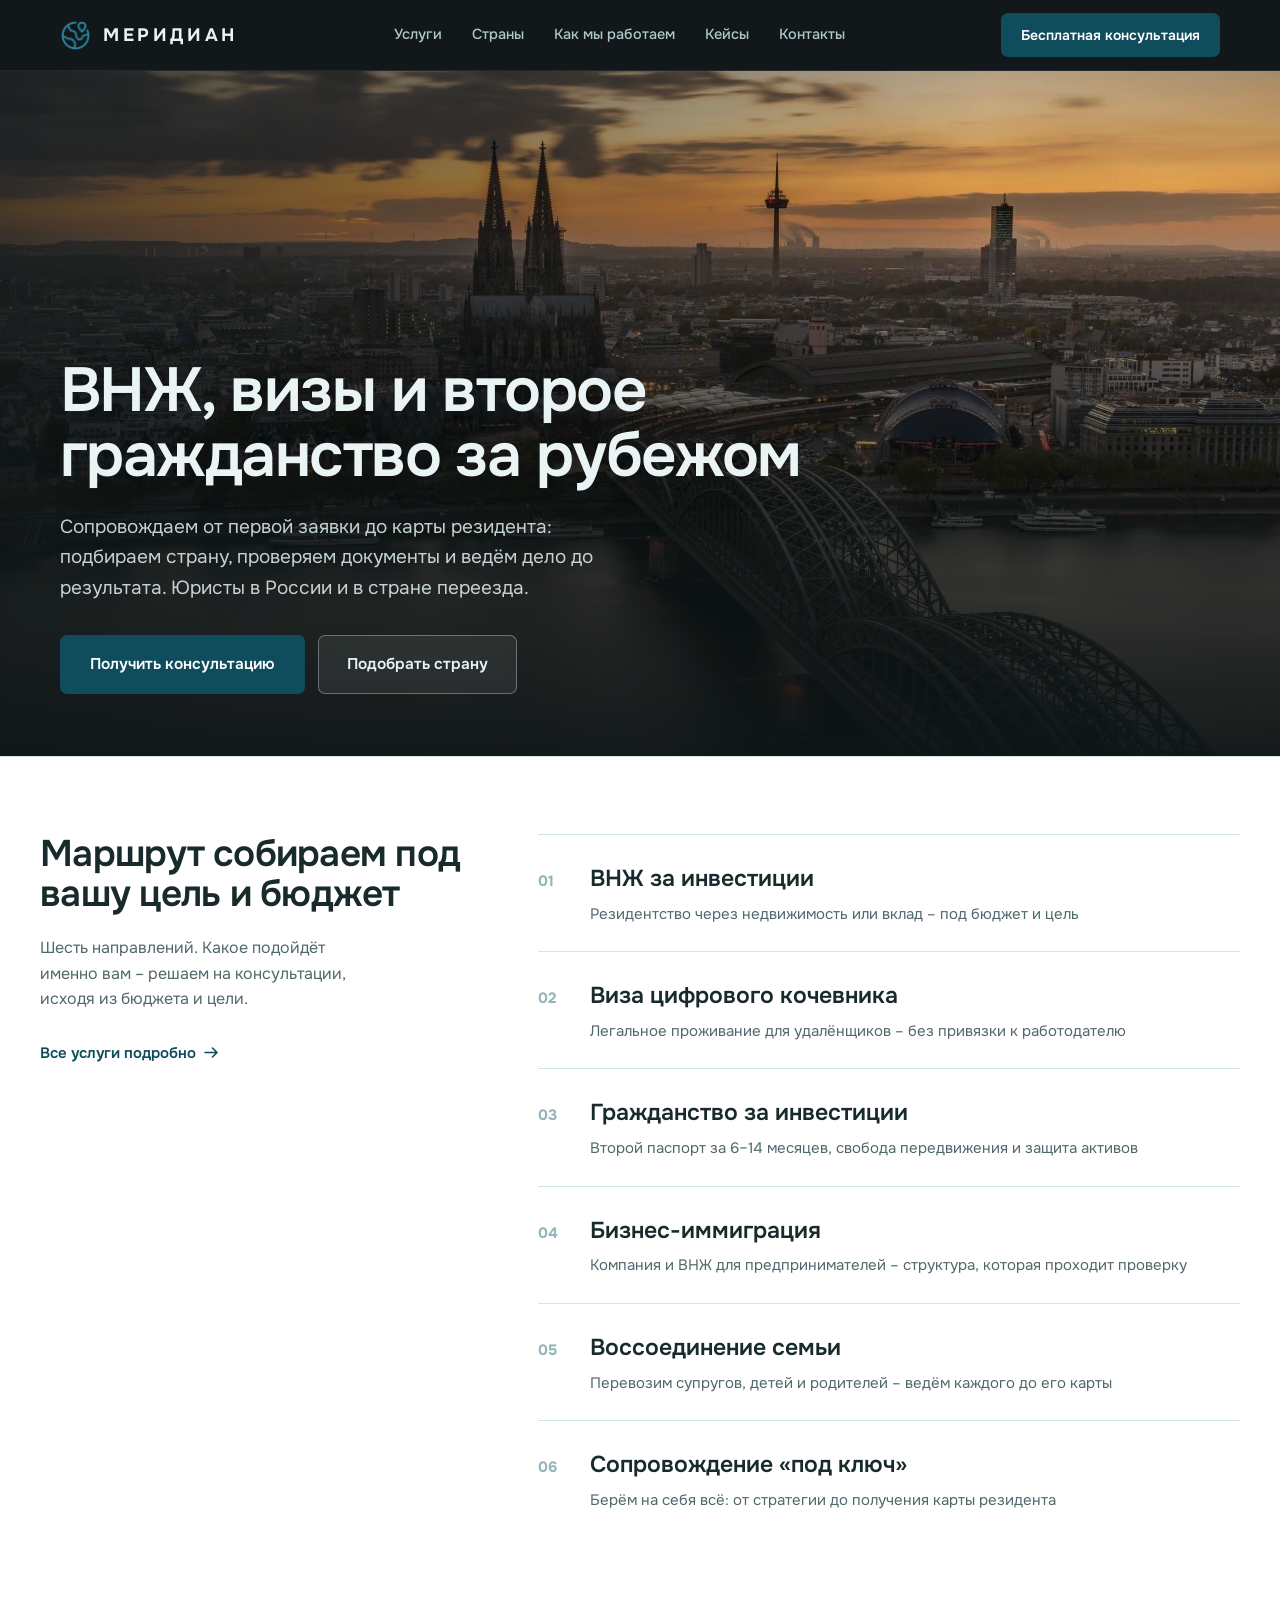
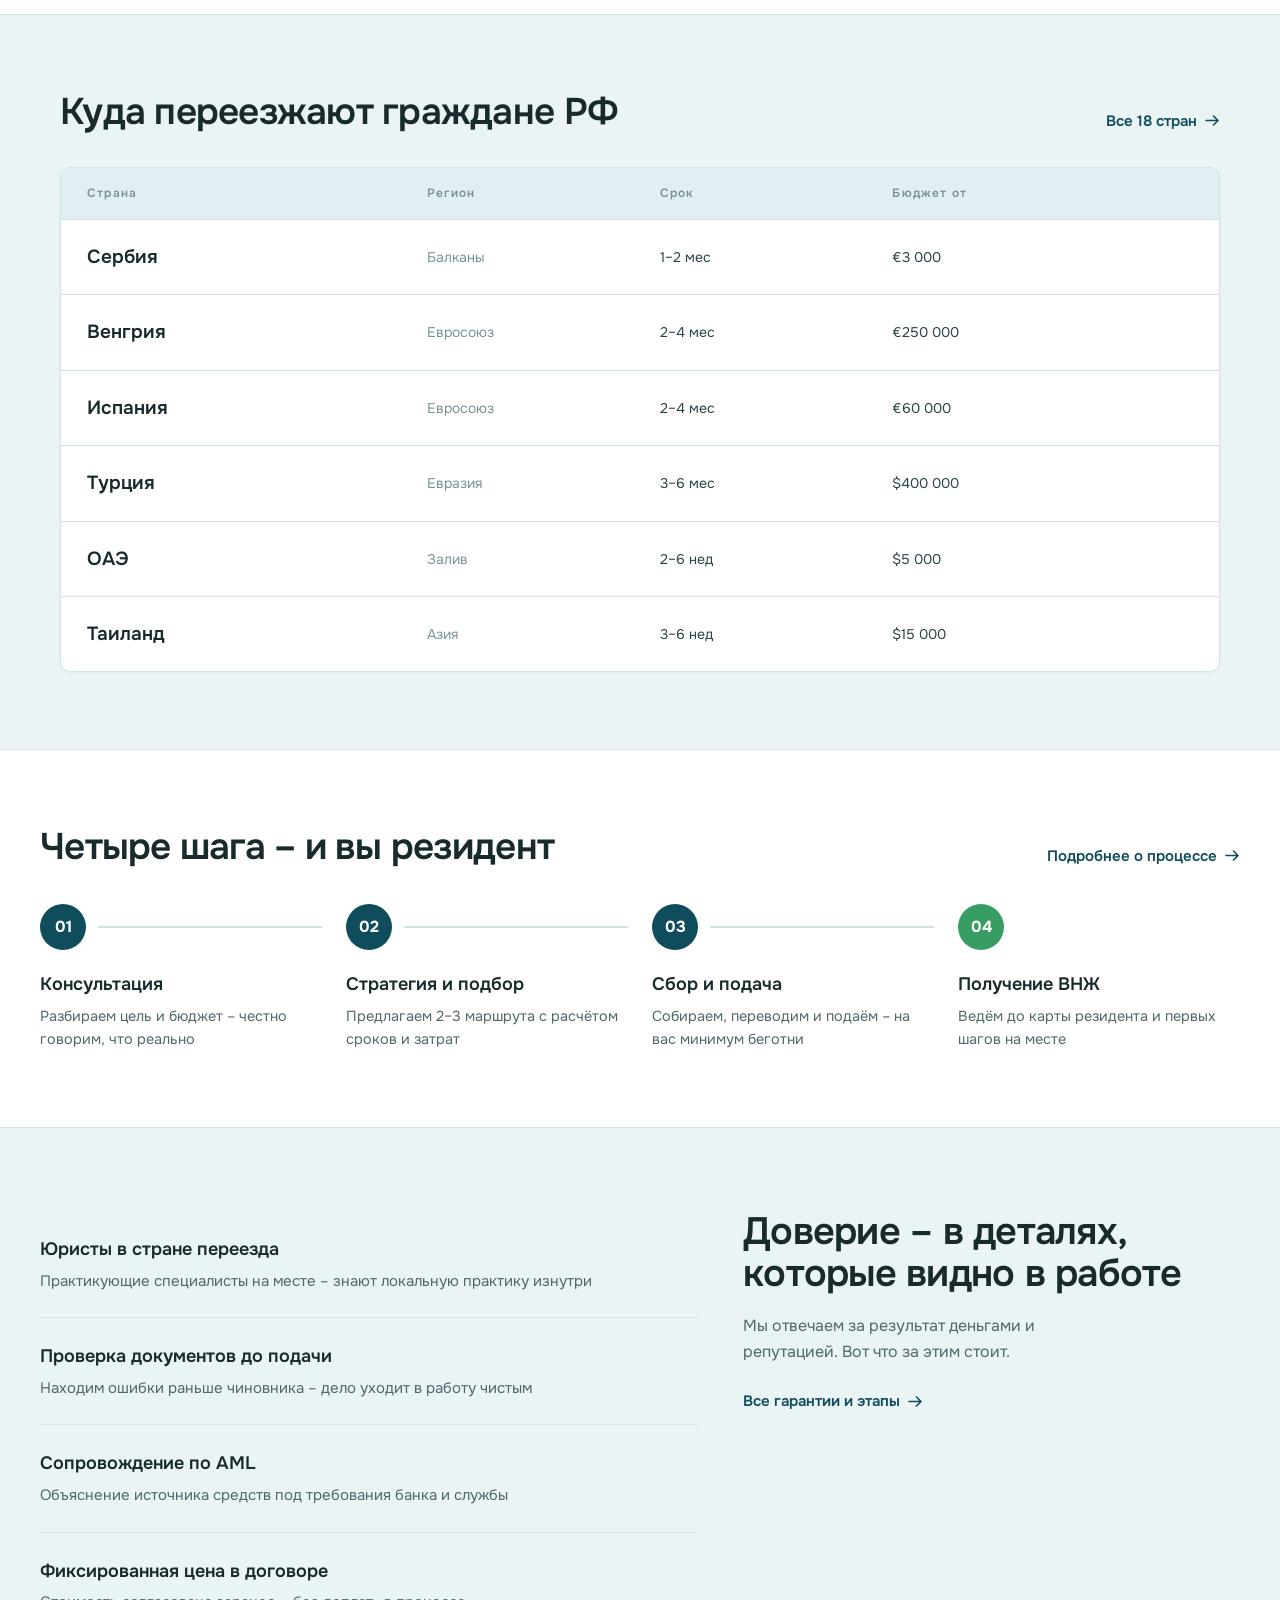
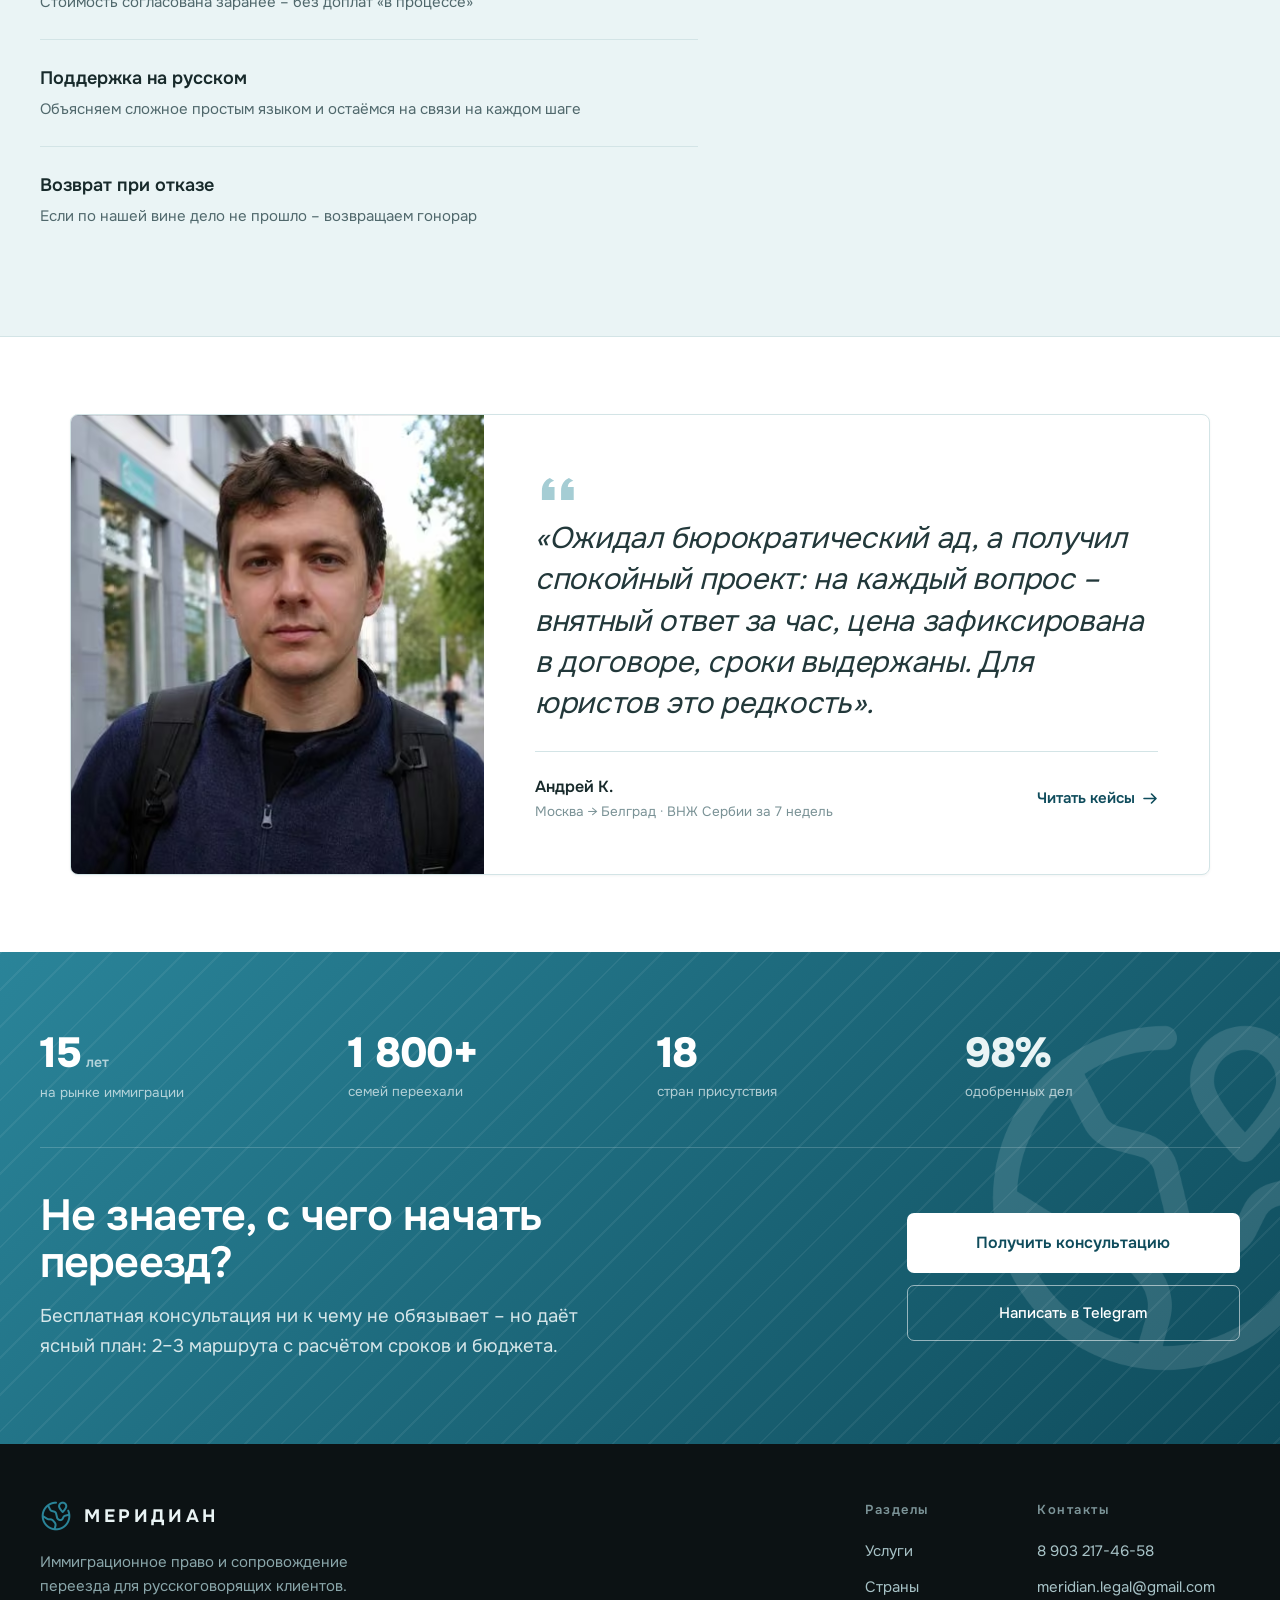
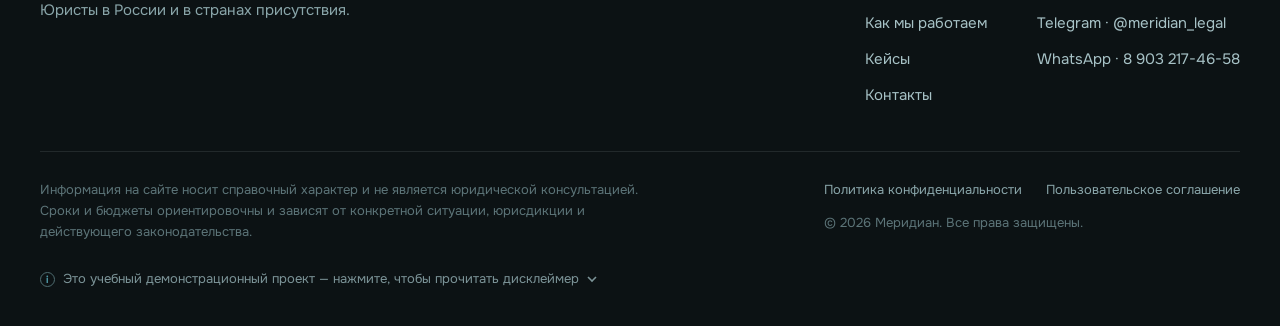
<file: index.html>
<!DOCTYPE html>
<html lang="ru">
<head>
<meta charset="utf-8">
<meta http-equiv="Cache-Control" content="no-cache, no-store, must-revalidate">
<meta http-equiv="Pragma" content="no-cache">
<meta http-equiv="Expires" content="0">
<meta http-equiv="refresh" content="0; url=Home.dc.html">
<title>МЕРИДИАН</title>
<link rel="icon" type="image/png" href="favicon.png">
<script>location.replace('Home.dc.html');</script>
</head>
<body>
<p>Загрузка… <a href="Home.dc.html">Перейти на сайт</a></p>
</body>
</html>
</file>
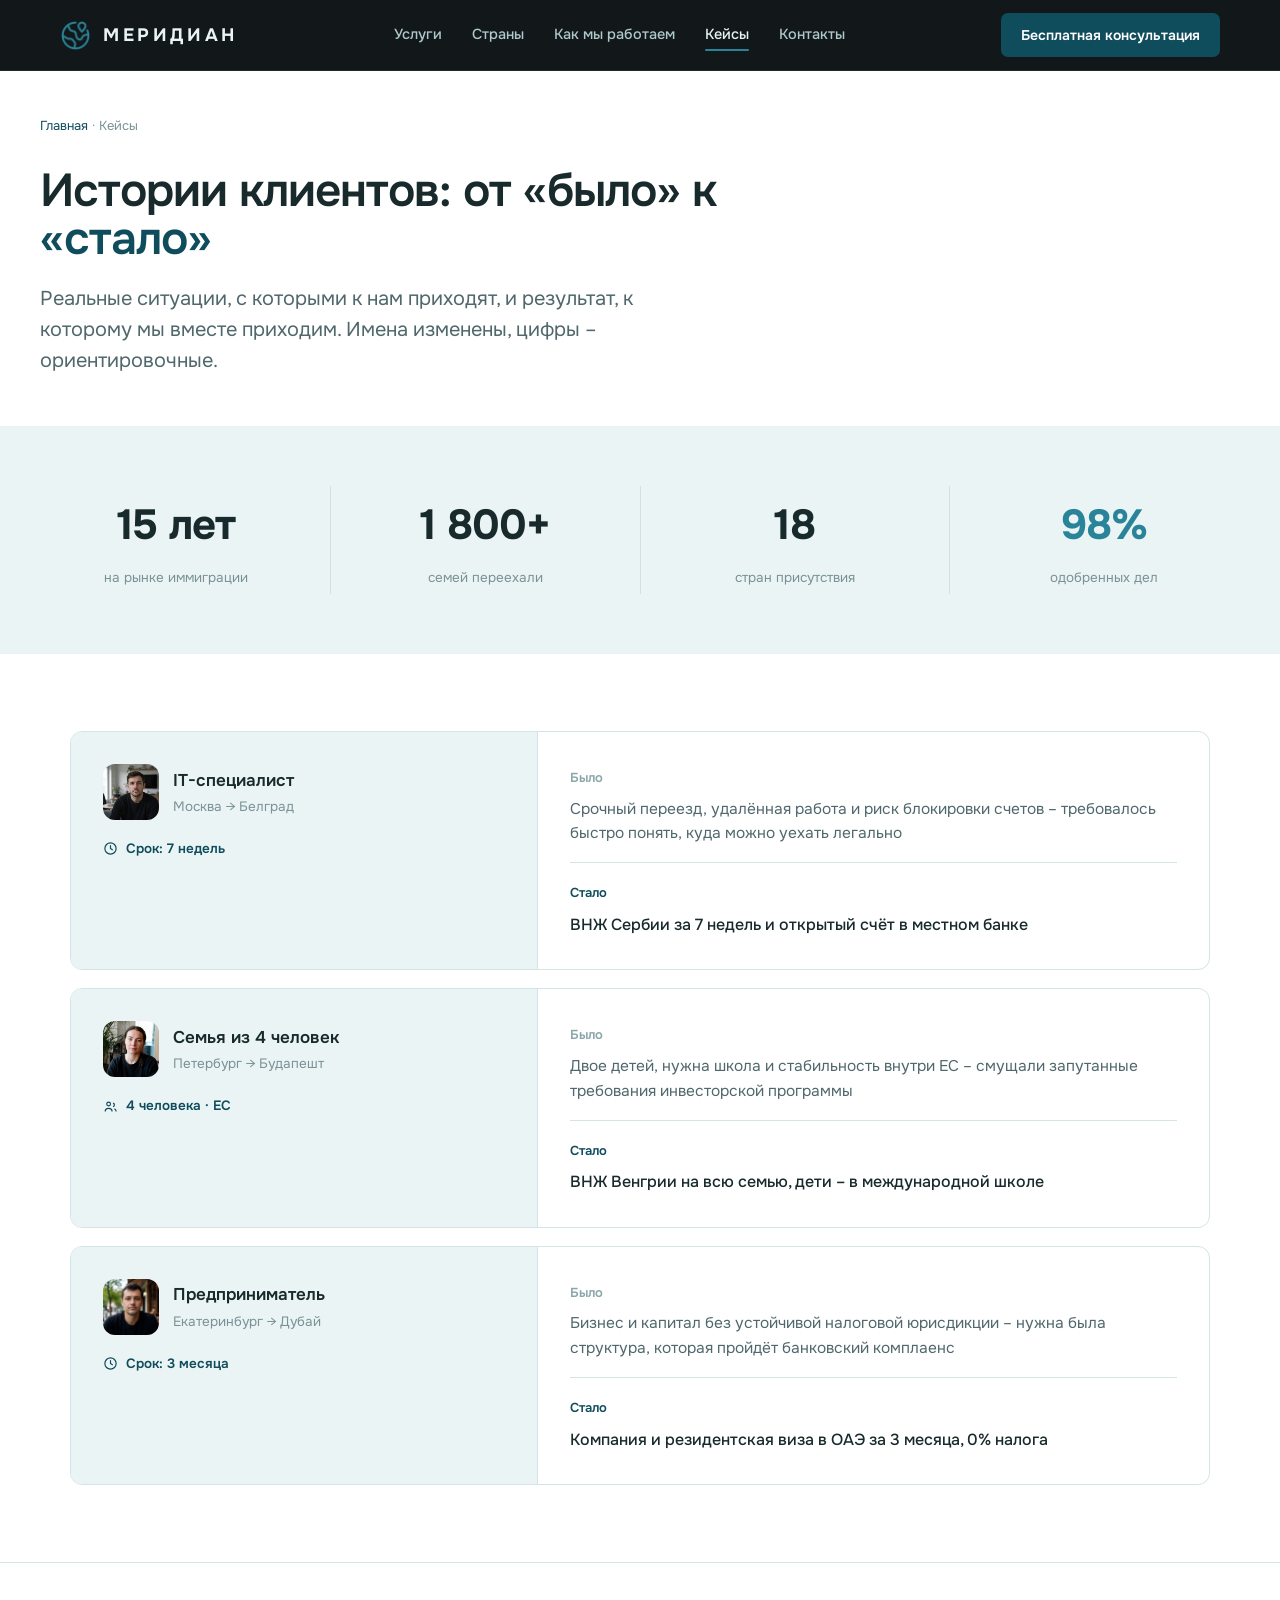
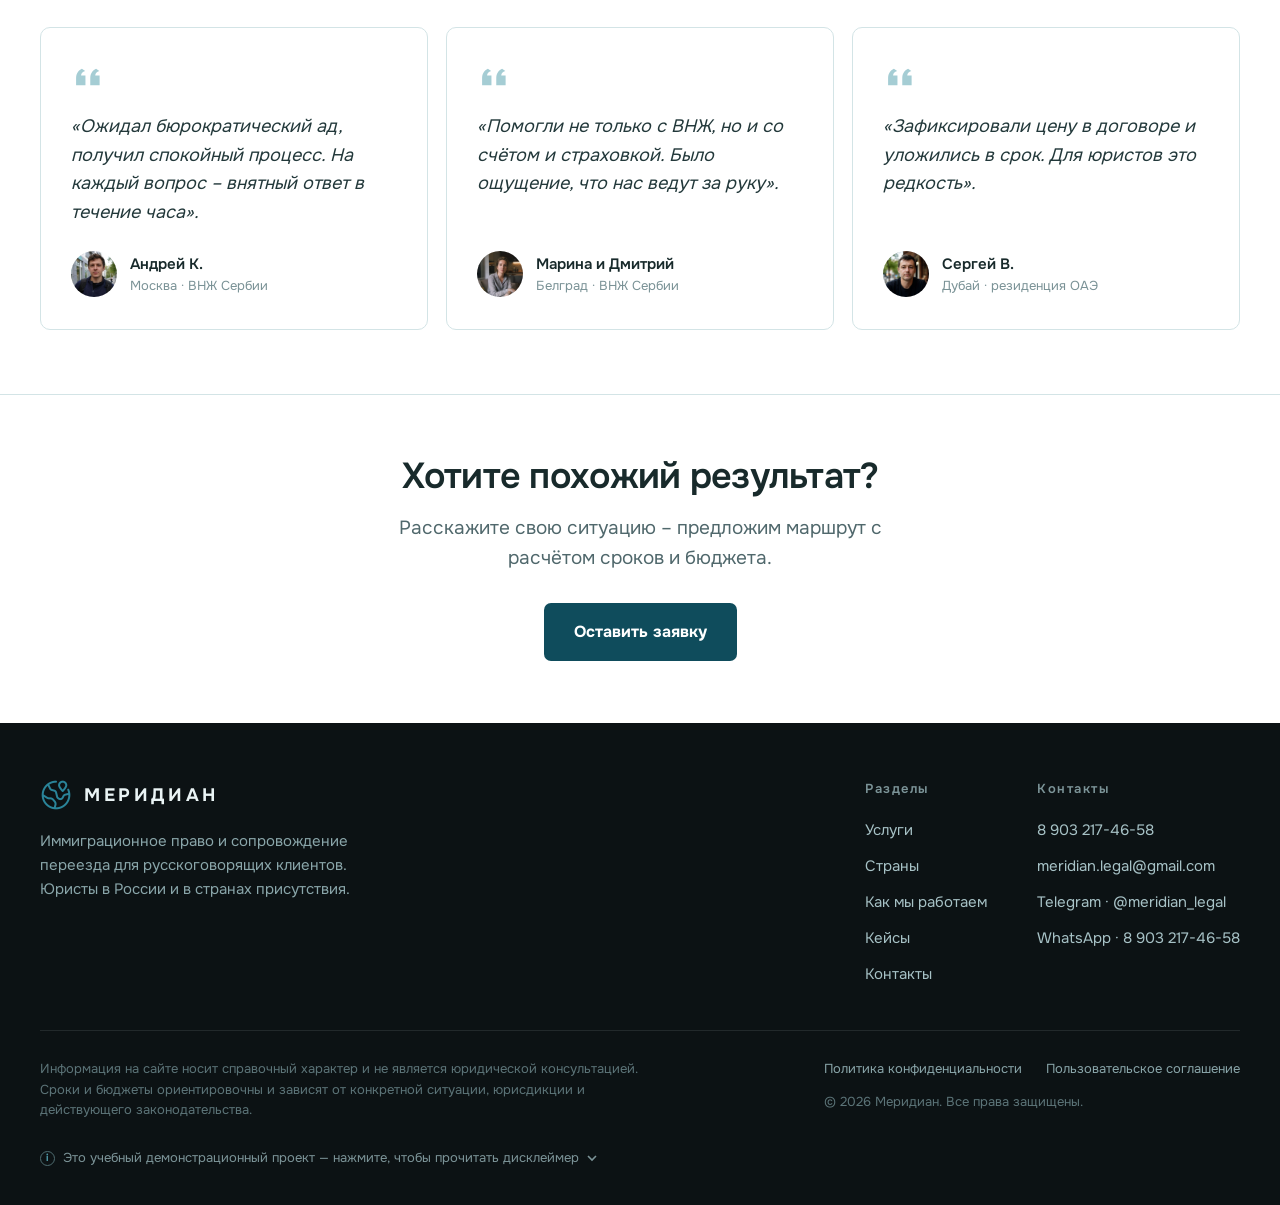
<file: Cases.dc.html>
<!DOCTYPE html>
<html>
<head>
<meta charset="utf-8">
<meta name="viewport" content="width=device-width, initial-scale=1">
<title>МЕРИДИАН</title>
<link rel="icon" type="image/png" href="favicon.png">
<script src="./support.js"></script>
</head>
<body>
<x-dc>
<helmet>
<link rel="preload" as="script" crossorigin="anonymous" href="vendor/react.production.min.js">
<link rel="preload" as="script" crossorigin="anonymous" href="vendor/react-dom.production.min.js">
<link rel="preconnect" href="https://fonts.googleapis.com">
<link rel="preconnect" href="https://fonts.gstatic.com" crossorigin>
<link href="https://fonts.googleapis.com/css2?family=Onest:wght@300;400;500;600;700;800&display=swap" rel="stylesheet">
<style>
  *{box-sizing:border-box}
  h1,h2,h3{font-weight:600!important}
  .tlink{position:relative;transition:color .2s ease}
  .tlink::after{content:"";position:absolute;left:0;bottom:-4px;height:1.5px;width:100%;background:currentColor;transform:scaleX(0);transform-origin:left;transition:transform .32s cubic-bezier(.2,.7,.2,1)}
  .tlink:hover{color:#0A3A46}
  .tlink:hover::after{transform:scaleX(1)}
  html{scroll-behavior:smooth;scroll-padding-top:90px}
  body{margin:0;background:#FFFFFF;font-family:'Onest',sans-serif;color:#182A2B;line-height:1.6;-webkit-font-smoothing:antialiased}
  ::selection{background:#0F4C5C;color:#fff}
  a{color:inherit;text-decoration:none}
  ::-webkit-scrollbar{width:11px;height:11px}
  ::-webkit-scrollbar-track{background:#DCEAEC}
  ::-webkit-scrollbar-thumb{background:#4E97A6;border-radius:10px;border:2px solid #DCEAEC}
  ::-webkit-scrollbar-thumb:hover{background:#0F4C5C}
  html{scrollbar-width:thin;scrollbar-color:#4E97A6 #DCEAEC}
  @keyframes rise{from{opacity:0;transform:translateY(26px)}to{opacity:1;transform:translateY(0)}}
  .rev{animation:rise .9s cubic-bezier(.2,.7,.2,1) both;animation-timeline:view();animation-range:entry 2% cover 24%}
  @media (max-width:980px){#revGrid{grid-template-columns:1fr!important}}
  @media (max-width:760px){.case-card{grid-template-columns:1fr!important}.case-card>div:first-child{border-right:none!important;border-bottom:1px solid #D3E4E6!important}}
  @media (max-width:620px){#statRow{display:grid!important;grid-template-columns:1fr 1fr!important;gap:26px 14px!important}.statdiv{display:none!important}}
</style>
</helmet>

<div style="background:#FFFFFF;font-family:'Onest',sans-serif;overflow-x:hidden">
  <dc-import name="Header" active="cases" hint-size="100%,70px"></dc-import>

  <section style="background:#FFFFFF;color:#182A2B;padding:clamp(80px,11vw,116px) clamp(18px,4vw,40px) clamp(34px,4.5vw,50px)">
    <div style="max-width:1240px;margin:0 auto">
      <div style="font-family:'Onest',sans-serif;font-size:13px;color:#7A9296;margin-bottom:30px"><a href="Home.dc.html" style="color:#0F4C5C" style-hover="color:#0A3A46 !important">Главная</a> · Кейсы</div>
      <h1 style="font-family:'Onest',sans-serif;font-weight:700;font-size:clamp(30px,4.2vw,46px);line-height:1.05;letter-spacing:-.022em;margin:0 0 20px;color:#182A2B;max-width:820px">Истории клиентов: от «было» к <span style="color:#0F4C5C">«стало»</span></h1>
      <p style="font-size:clamp(16px,1.6vw,20px);line-height:1.55;color:#50686C;max-width:620px;margin:0">Реальные ситуации, с которыми к нам приходят, и результат, к которому мы вместе приходим. Имена изменены, цифры – ориентировочные.</p>
    </div>
  </section>

  <!-- STATS -->
  <section style="background:#EAF4F5;color:#182A2B;padding:clamp(40px,5vw,60px) clamp(18px,4vw,40px)">
    <div style="max-width:1240px;margin:0 auto">
      <div id="statRow" class="rev" style="display:flex;gap:18px">
        <div style="flex:1;text-align:center;padding:6px 10px"><div style="font-family:'Onest',sans-serif;font-weight:700;font-size:clamp(28px,3.4vw,42px);color:#182A2B;letter-spacing:-.02em">15 лет</div><div style="font-size:13.5px;color:#7A9296;margin-top:7px">на рынке иммиграции</div></div>
        <div class="statdiv" style="width:1px;background:#CFE1E3"></div>
        <div style="flex:1;text-align:center;padding:6px 10px"><div style="font-family:'Onest',sans-serif;font-weight:700;font-size:clamp(28px,3.4vw,42px);color:#182A2B;letter-spacing:-.02em">1&nbsp;800+</div><div style="font-size:13.5px;color:#7A9296;margin-top:7px">семей переехали</div></div>
        <div class="statdiv" style="width:1px;background:#CFE1E3"></div>
        <div style="flex:1;text-align:center;padding:6px 10px"><div style="font-family:'Onest',sans-serif;font-weight:700;font-size:clamp(28px,3.4vw,42px);color:#182A2B;letter-spacing:-.02em">18</div><div style="font-size:13.5px;color:#7A9296;margin-top:7px">стран присутствия</div></div>
        <div class="statdiv" style="width:1px;background:#CFE1E3"></div>
        <div style="flex:1;text-align:center;padding:6px 10px"><div style="font-family:'Onest',sans-serif;font-weight:700;font-size:clamp(28px,3.4vw,42px);color:#2A8499;letter-spacing:-.02em">98%</div><div style="font-size:13.5px;color:#7A9296;margin-top:7px">одобренных дел</div></div>
      </div>
    </div>
  </section>

  <!-- CASES -->
  <section style="background:#FFFFFF;padding:clamp(34px,6vw,88px) clamp(18px,4vw,40px)">
    <div style="max-width:1140px;margin:0 auto">

      <div id="caseGrid" style="display:flex;flex-direction:column;gap:18px">

        <div class="rev case-card" style="display:grid;grid-template-columns:.82fr 1.18fr;border:1px solid #D3E4E6;border-radius:12px;overflow:hidden;background:#fff">
          <div style="background:#EAF4F5;padding:clamp(24px,3vw,32px);display:flex;flex-direction:column;gap:18px;border-right:1px solid #D3E4E6">
            <div style="display:flex;align-items:center;gap:14px">
              <span style="width:56px;height:56px;border-radius:12px;background:url('images/man3.jpg') center/cover;background-image:image-set(url('images/man3.avif') type('image/avif'),url('images/man3.webp') type('image/webp'),url('images/man3.jpg') type('image/jpeg'));flex:none"></span>
              <div><div style="font-family:'Onest',sans-serif;font-weight:600;font-size:17px;color:#182A2B">IT-специалист</div><div style="font-size:13.5px;color:#7A9296;margin-top:2px">Москва → Белград</div></div>
            </div>
            <div style="display:inline-flex;align-items:center;gap:8px;align-self:flex-start"><svg width="15" height="15" viewBox="0 0 24 24" fill="none" stroke="#0F4C5C" stroke-width="1.9"><circle cx="12" cy="12" r="9"></circle><path d="M12 7.5V12l3 2" stroke-linecap="round" stroke-linejoin="round"></path></svg><span style="font-family:'Onest',sans-serif;font-size:13.5px;font-weight:600;color:#0F4C5C">Срок: 7 недель</span></div>
          </div>
          <div style="padding:clamp(24px,3vw,32px)">
            <div><span style="font-family:'Onest',sans-serif;font-size:13px;font-weight:600;color:#8AA6AA">Было</span><p style="margin:7px 0 0;font-size:15.5px;color:#50686C;line-height:1.6">Срочный переезд, удалённая работа и риск блокировки счетов – требовалось быстро понять, куда можно уехать легально</p></div>
            <div style="margin-top:16px;padding-top:16px;border-top:1px solid #D3E4E6"><span style="font-family:'Onest',sans-serif;font-size:13px;font-weight:600;color:#0F4C5C">Стало</span><p style="margin:7px 0 0;font-size:16px;color:#182A2B;line-height:1.6;font-weight:500">ВНЖ Сербии за 7 недель и открытый счёт в местном банке</p></div>
          </div>
        </div>

        <div class="rev case-card" style="display:grid;grid-template-columns:.82fr 1.18fr;border:1px solid #D3E4E6;border-radius:12px;overflow:hidden;background:#fff">
          <div style="background:#EAF4F5;padding:clamp(24px,3vw,32px);display:flex;flex-direction:column;gap:18px;border-right:1px solid #D3E4E6">
            <div style="display:flex;align-items:center;gap:14px">
              <span style="width:56px;height:56px;border-radius:12px;background:url('images/woman2.jpg') center/cover;background-image:image-set(url('images/woman2.avif') type('image/avif'),url('images/woman2.webp') type('image/webp'),url('images/woman2.jpg') type('image/jpeg'));flex:none"></span>
              <div><div style="font-family:'Onest',sans-serif;font-weight:600;font-size:17px;color:#182A2B">Семья из 4 человек</div><div style="font-size:13.5px;color:#7A9296;margin-top:2px">Петербург → Будапешт</div></div>
            </div>
            <div style="display:inline-flex;align-items:center;gap:8px;align-self:flex-start"><svg width="15" height="15" viewBox="0 0 24 24" fill="none" stroke="#0F4C5C" stroke-width="1.9"><circle cx="9" cy="8" r="3"></circle><path d="M3.5 20c0-3 2.5-5 5.5-5s5.5 2 5.5 5M16 6.6a3 3 0 0 1 0 5.8M21 20c0-2-1.1-3.6-2.7-4.4"></path></svg><span style="font-family:'Onest',sans-serif;font-size:13.5px;font-weight:600;color:#0F4C5C">4 человека · ЕС</span></div>
          </div>
          <div style="padding:clamp(24px,3vw,32px)">
            <div><span style="font-family:'Onest',sans-serif;font-size:13px;font-weight:600;color:#8AA6AA">Было</span><p style="margin:7px 0 0;font-size:15.5px;color:#50686C;line-height:1.6">Двое детей, нужна школа и стабильность внутри ЕС – смущали запутанные требования инвесторской программы</p></div>
            <div style="margin-top:16px;padding-top:16px;border-top:1px solid #D3E4E6"><span style="font-family:'Onest',sans-serif;font-size:13px;font-weight:600;color:#0F4C5C">Стало</span><p style="margin:7px 0 0;font-size:16px;color:#182A2B;line-height:1.6;font-weight:500">ВНЖ Венгрии на всю семью, дети – в международной школе</p></div>
          </div>
        </div>

        <div class="rev case-card" style="display:grid;grid-template-columns:.82fr 1.18fr;border:1px solid #D3E4E6;border-radius:12px;overflow:hidden;background:#fff">
          <div style="background:#EAF4F5;padding:clamp(24px,3vw,32px);display:flex;flex-direction:column;gap:18px;border-right:1px solid #D3E4E6">
            <div style="display:flex;align-items:center;gap:14px">
              <span style="width:56px;height:56px;border-radius:12px;background:url('images/man2.jpg') center/cover;background-image:image-set(url('images/man2.avif') type('image/avif'),url('images/man2.webp') type('image/webp'),url('images/man2.jpg') type('image/jpeg'));flex:none"></span>
              <div><div style="font-family:'Onest',sans-serif;font-weight:600;font-size:17px;color:#182A2B">Предприниматель</div><div style="font-size:13.5px;color:#7A9296;margin-top:2px">Екатеринбург → Дубай</div></div>
            </div>
            <div style="display:inline-flex;align-items:center;gap:8px;align-self:flex-start"><svg width="15" height="15" viewBox="0 0 24 24" fill="none" stroke="#0F4C5C" stroke-width="1.9"><circle cx="12" cy="12" r="9"></circle><path d="M12 7.5V12l3 2" stroke-linecap="round" stroke-linejoin="round"></path></svg><span style="font-family:'Onest',sans-serif;font-size:13.5px;font-weight:600;color:#0F4C5C">Срок: 3 месяца</span></div>
          </div>
          <div style="padding:clamp(24px,3vw,32px)">
            <div><span style="font-family:'Onest',sans-serif;font-size:13px;font-weight:600;color:#8AA6AA">Было</span><p style="margin:7px 0 0;font-size:15.5px;color:#50686C;line-height:1.6">Бизнес и капитал без устойчивой налоговой юрисдикции – нужна была структура, которая пройдёт банковский комплаенс</p></div>
            <div style="margin-top:16px;padding-top:16px;border-top:1px solid #D3E4E6"><span style="font-family:'Onest',sans-serif;font-size:13px;font-weight:600;color:#0F4C5C">Стало</span><p style="margin:7px 0 0;font-size:16px;color:#182A2B;line-height:1.6;font-weight:500">Компания и резидентская виза в ОАЭ за 3 месяца, 0% налога</p></div>
          </div>
        </div>

      </div>
    </div>
  </section>

  <!-- TESTIMONIALS -->
  <section style="background:#FFFFFF;padding:clamp(38px,5vw,64px) clamp(18px,4vw,40px);border-top:1px solid #D3E4E6">
    <div style="max-width:1240px;margin:0 auto">
      <div id="revGrid" style="display:grid;grid-template-columns:repeat(3,1fr);gap:18px">
        <div class="rev" style="background:#fff;border:1px solid #D3E4E6;border-radius:10px;padding:32px 30px;display:flex;flex-direction:column">
          <svg width="34" height="34" viewBox="0 0 24 24" fill="#A5CDD4" style="margin-bottom:18px"><path d="M7.7 6.2C5.1 7.3 3.6 9.7 3.6 13v4.8h6.6V11H7.1c.1-1.7 1-2.8 2.9-3.3L7.7 6.2Zm10 0c-2.6 1.1-4.1 3.5-4.1 6.8v4.8h6.6V11h-3.1c.1-1.7 1-2.8 2.9-3.3L17.7 6.2Z"></path></svg>
          <p style="font-family:'Onest',sans-serif;font-size:18px;line-height:1.6;color:#22383A;margin:0 0 24px;font-style:italic">«Ожидал бюрократический ад, получил спокойный процесс. На каждый вопрос – внятный ответ в течение часа».</p>
          <div style="margin-top:auto;display:flex;align-items:center;gap:13px"><span style="width:46px;height:46px;border-radius:50%;background:url('images/man1.jpg') center/cover;background-image:image-set(url('images/man1.avif') type('image/avif'),url('images/man1.webp') type('image/webp'),url('images/man1.jpg') type('image/jpeg'));flex:none"></span><div><div style="font-family:'Onest',sans-serif;font-weight:600;font-size:15px;color:#182A2B">Андрей К.</div><div style="font-size:13px;color:#7A9296">Москва · ВНЖ Сербии</div></div></div>
        </div>
        <div class="rev" style="background:#fff;border:1px solid #D3E4E6;border-radius:10px;padding:32px 30px;display:flex;flex-direction:column">
          <svg width="34" height="34" viewBox="0 0 24 24" fill="#A5CDD4" style="margin-bottom:18px"><path d="M7.7 6.2C5.1 7.3 3.6 9.7 3.6 13v4.8h6.6V11H7.1c.1-1.7 1-2.8 2.9-3.3L7.7 6.2Zm10 0c-2.6 1.1-4.1 3.5-4.1 6.8v4.8h6.6V11h-3.1c.1-1.7 1-2.8 2.9-3.3L17.7 6.2Z"></path></svg>
          <p style="font-family:'Onest',sans-serif;font-size:18px;line-height:1.6;color:#22383A;margin:0 0 24px;font-style:italic">«Помогли не только с ВНЖ, но и со счётом и страховкой. Было ощущение, что нас ведут за руку».</p>
          <div style="margin-top:auto;display:flex;align-items:center;gap:13px"><span style="width:46px;height:46px;border-radius:50%;background:url('images/woman1.jpg') center/cover;background-image:image-set(url('images/woman1.avif') type('image/avif'),url('images/woman1.webp') type('image/webp'),url('images/woman1.jpg') type('image/jpeg'));flex:none"></span><div><div style="font-family:'Onest',sans-serif;font-weight:600;font-size:15px;color:#182A2B">Марина и Дмитрий</div><div style="font-size:13px;color:#7A9296">Белград · ВНЖ Сербии</div></div></div>
        </div>
        <div class="rev" style="background:#fff;border:1px solid #D3E4E6;border-radius:10px;padding:32px 30px;display:flex;flex-direction:column">
          <svg width="34" height="34" viewBox="0 0 24 24" fill="#A5CDD4" style="margin-bottom:18px"><path d="M7.7 6.2C5.1 7.3 3.6 9.7 3.6 13v4.8h6.6V11H7.1c.1-1.7 1-2.8 2.9-3.3L7.7 6.2Zm10 0c-2.6 1.1-4.1 3.5-4.1 6.8v4.8h6.6V11h-3.1c.1-1.7 1-2.8 2.9-3.3L17.7 6.2Z"></path></svg>
          <p style="font-family:'Onest',sans-serif;font-size:18px;line-height:1.6;color:#22383A;margin:0 0 24px;font-style:italic">«Зафиксировали цену в договоре и уложились в срок. Для юристов это редкость».</p>
          <div style="margin-top:auto;display:flex;align-items:center;gap:13px"><span style="width:46px;height:46px;border-radius:50%;background:url('images/man2.jpg') center/cover;background-image:image-set(url('images/man2.avif') type('image/avif'),url('images/man2.webp') type('image/webp'),url('images/man2.jpg') type('image/jpeg'));flex:none"></span><div><div style="font-family:'Onest',sans-serif;font-weight:600;font-size:15px;color:#182A2B">Сергей В.</div><div style="font-size:13px;color:#7A9296">Дубай · резиденция ОАЭ</div></div></div>
        </div>
      </div>
    </div>
  </section>

  <section style="background:#FFFFFF;color:#182A2B;padding:clamp(38px,5vw,62px) clamp(18px,4vw,40px);border-top:1px solid #D3E4E6">
    <div style="max-width:920px;margin:0 auto;text-align:center">
      <h2 class="rev" style="font-family:'Onest',sans-serif;font-weight:700;font-size:clamp(24px,3vw,36px);line-height:1.1;letter-spacing:-.02em;color:#182A2B;margin:0 0 16px">Хотите похожий результат?</h2>
      <p class="rev" style="font-size:clamp(16px,1.6vw,19px);color:#50686C;max-width:540px;margin:0 auto 30px;line-height:1.6">Расскажите свою ситуацию – предложим маршрут с расчётом сроков и бюджета.</p>
      <a href="Contacts.dc.html" class="rev" style="display:inline-flex;align-items:center;gap:10px;padding:16px 30px;border-radius:7px;background:#0F4C5C;color:#fff;font-family:'Onest',sans-serif;font-weight:700;font-size:16px;transition:background .2s ease" style-hover="background:#0E1416 !important;color:#fff !important">Оставить заявку</a>
    </div>
  </section>

  <dc-import name="Footer" hint-size="100%,420px"></dc-import>
</div>
</x-dc>
</body>
</html>
</file>
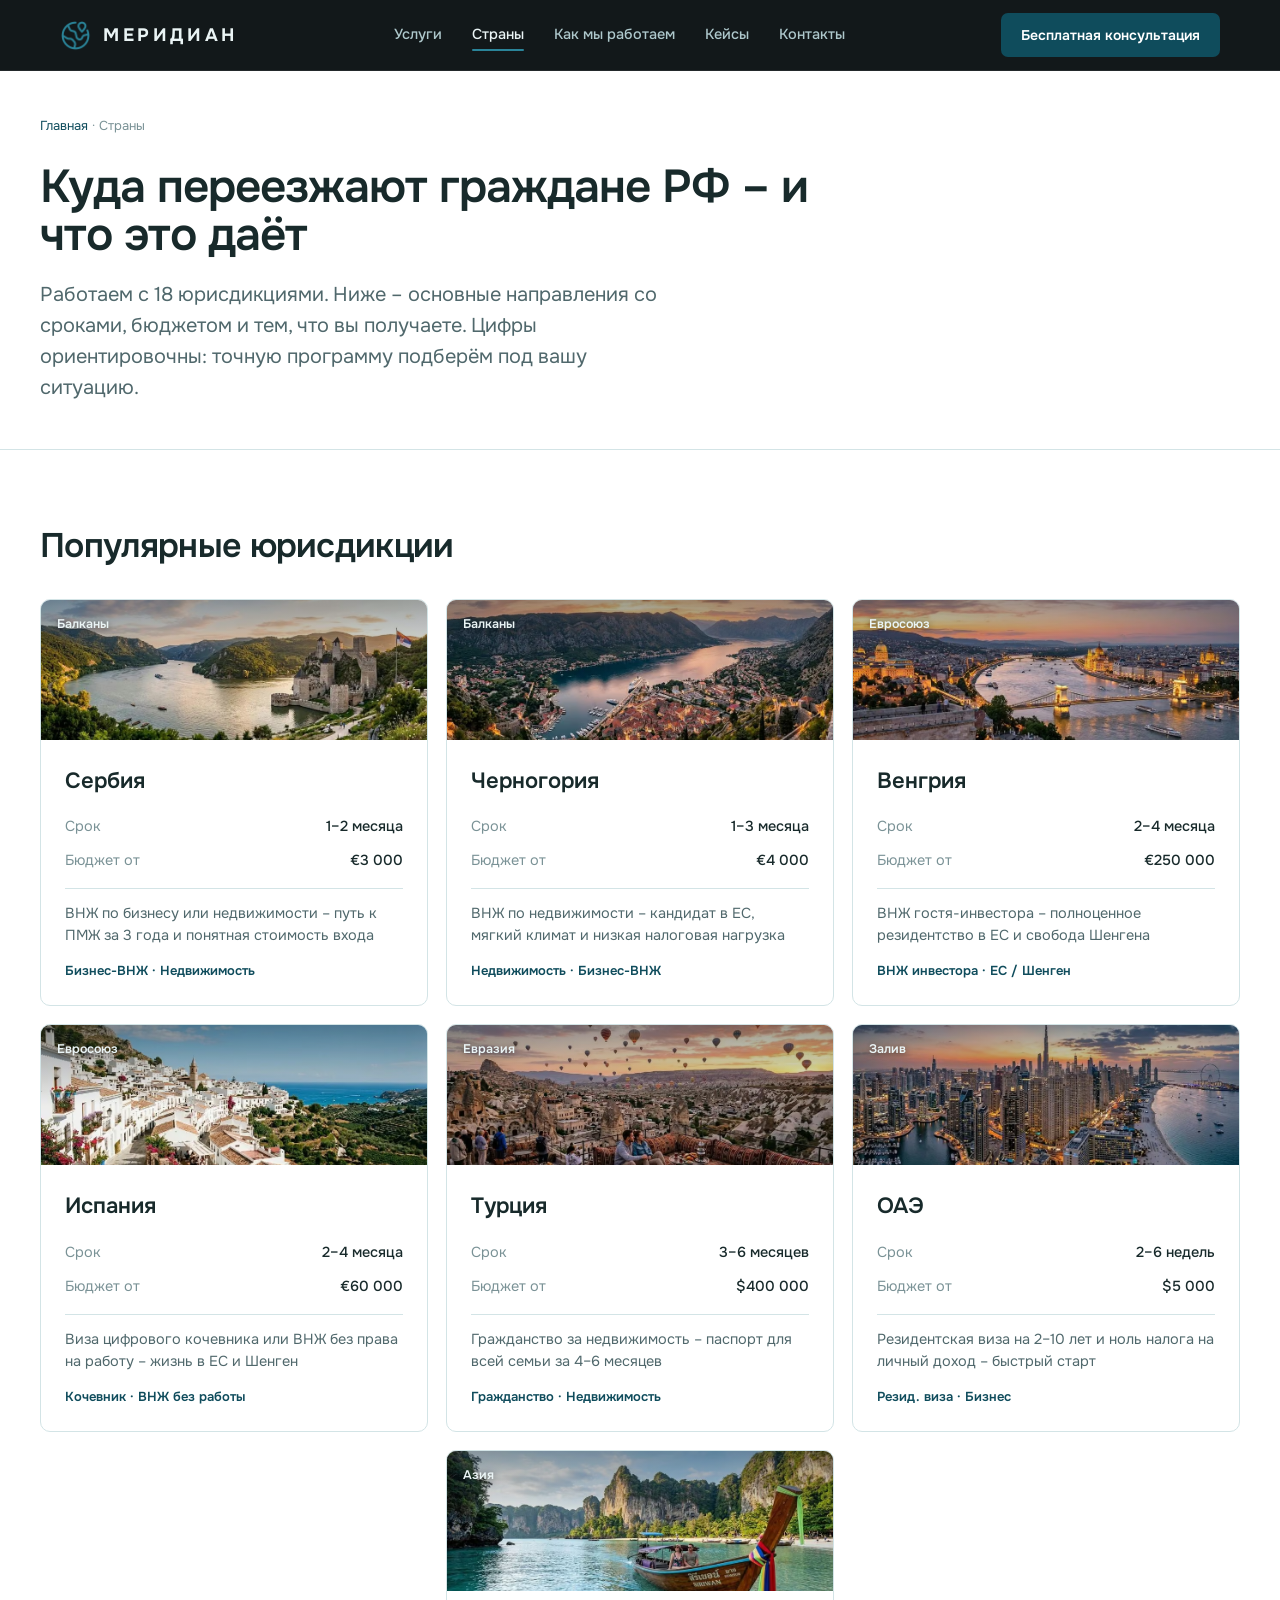
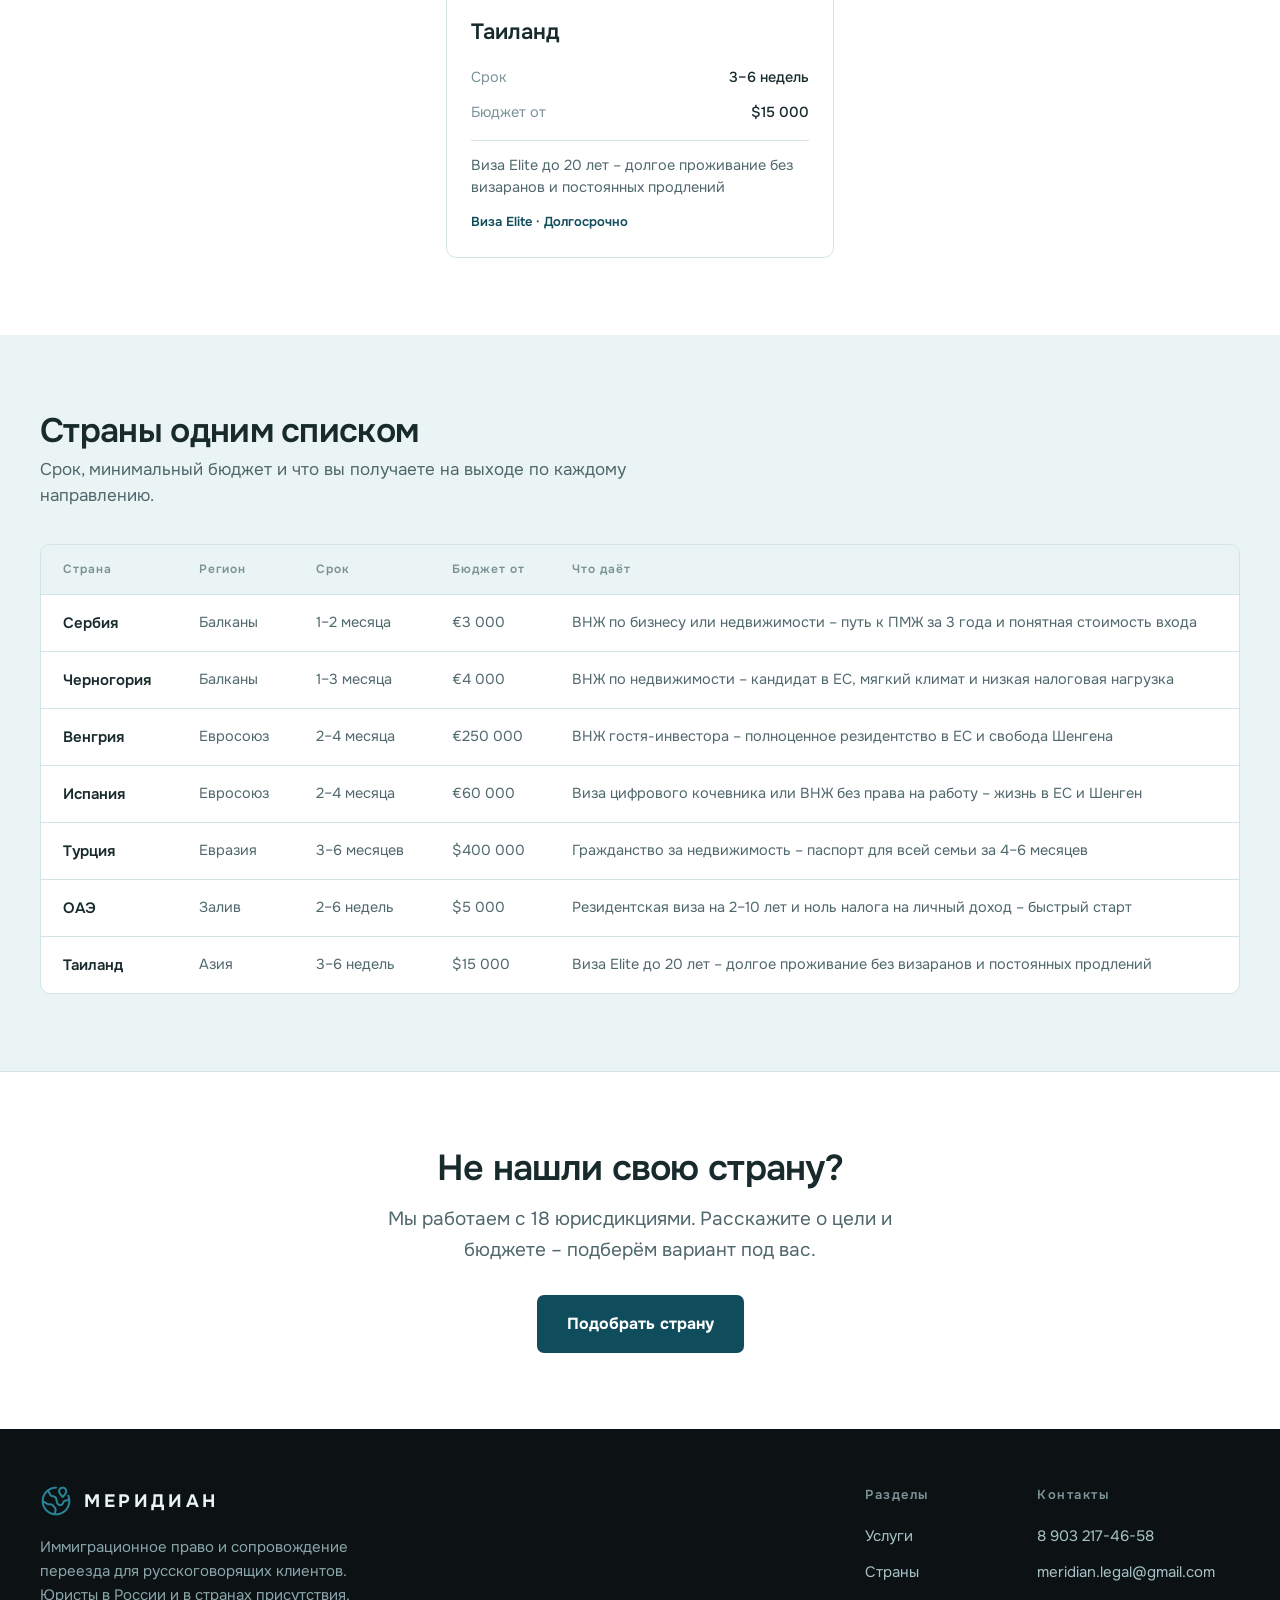
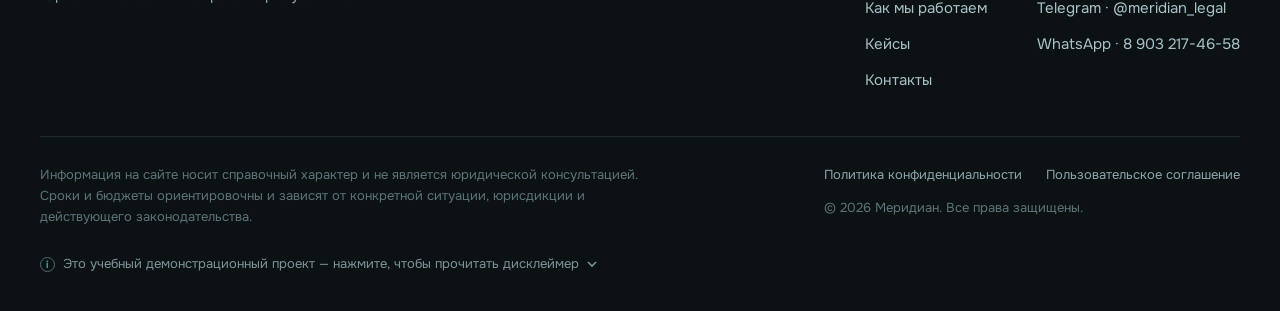
<file: Countries.dc.html>
﻿<!DOCTYPE html>
<html>
<head>
<meta charset="utf-8">
<meta name="viewport" content="width=device-width, initial-scale=1">
<title>МЕРИДИАН</title>
<link rel="icon" type="image/png" href="favicon.png">
<script src="./support.js"></script>
</head>
<body>
<x-dc>
<helmet>
<link rel="preload" as="script" crossorigin="anonymous" href="vendor/react.production.min.js">
<link rel="preload" as="script" crossorigin="anonymous" href="vendor/react-dom.production.min.js">
<link rel="preconnect" href="https://fonts.googleapis.com">
<link rel="preconnect" href="https://fonts.gstatic.com" crossorigin>
<link href="https://fonts.googleapis.com/css2?family=Onest:wght@300;400;500;600;700;800&display=swap" rel="stylesheet">
<style>
  *{box-sizing:border-box}
  h1,h2,h3{font-weight:600!important}
  .tlink{position:relative;transition:color .2s ease}
  .tlink::after{content:"";position:absolute;left:0;bottom:-4px;height:1.5px;width:100%;background:currentColor;transform:scaleX(0);transform-origin:left;transition:transform .32s cubic-bezier(.2,.7,.2,1)}
  .tlink:hover{color:#0A3A46}
  .tlink:hover::after{transform:scaleX(1)}
  html{scroll-behavior:smooth;scroll-padding-top:90px}
  body{margin:0;background:#FFFFFF;font-family:'Onest',sans-serif;color:#182A2B;line-height:1.6;-webkit-font-smoothing:antialiased}
  ::selection{background:#0F4C5C;color:#fff}
  a{color:inherit;text-decoration:none}
  ::-webkit-scrollbar{width:11px;height:11px}
  ::-webkit-scrollbar-track{background:#DCEAEC}
  ::-webkit-scrollbar-thumb{background:#4E97A6;border-radius:10px;border:2px solid #DCEAEC}
  ::-webkit-scrollbar-thumb:hover{background:#0F4C5C}
  html{scrollbar-width:thin;scrollbar-color:#4E97A6 #DCEAEC}
  @keyframes rise{from{opacity:0;transform:translateY(26px)}to{opacity:1;transform:translateY(0)}}
  .rev{animation:rise .9s cubic-bezier(.2,.7,.2,1) both;animation-timeline:view();animation-range:entry 2% cover 24%}
  .cntcard{flex:0 1 calc(33.333% - 12px);min-width:0}
  .cgrow{transition:background .2s ease}
  .cgrow:hover{background:#CDE6E9}
  .tbl-scroll{-webkit-overflow-scrolling:touch}
  @media (max-width:1024px){.cntcard{flex-basis:calc(50% - 9px)}}
  @media (max-width:920px){#cmpSec{display:none}}
  @media (max-width:680px){
    .cntcard{flex-basis:100%}
  }
</style>
</helmet>

<div style="background:#FFFFFF;font-family:'Onest',sans-serif;overflow-x:hidden">
  <dc-import name="Header" active="countries" hint-size="100%,70px"></dc-import>

  <section style="background:#FFFFFF;color:#182A2B;padding:clamp(80px,11vw,116px) clamp(18px,4vw,40px) clamp(30px,4vw,46px);border-bottom:1px solid #D3E4E6">
    <div style="max-width:1240px;margin:0 auto">
      <div style="font-family:'Onest',sans-serif;font-size:13px;color:#7A9296;margin-bottom:26px"><a href="Home.dc.html" style="color:#0F4C5C" style-hover="color:#0A3A46 !important">Главная</a> · Страны</div>
      <h1 style="font-family:'Onest',sans-serif;font-weight:700;font-size:clamp(30px,4.2vw,46px);line-height:1.05;letter-spacing:-.022em;margin:0 0 20px;color:#182A2B;max-width:780px">Куда переезжают граждане РФ – и что это даёт</h1>
      <p style="font-size:clamp(16px,1.6vw,20px);line-height:1.55;color:#50686C;max-width:640px;margin:0">Работаем с 18 юрисдикциями. Ниже – основные направления со сроками, бюджетом и тем, что вы получаете. Цифры ориентировочны: точную программу подберём под вашу ситуацию.</p>
    </div>
  </section>

  <section style="background:#FFFFFF;padding:clamp(34px,6vw,88px) clamp(18px,4vw,40px)">
    <div style="max-width:1240px;margin:0 auto">
      <h2 style="font-family:'Onest',sans-serif;font-size:clamp(24px,3vw,34px);line-height:1.1;letter-spacing:-.02em;margin:0 0 34px;color:#182A2B;max-width:680px">Популярные юрисдикции</h2>
      <div id="cntGrid" style="display:flex;flex-wrap:wrap;justify-content:center;gap:18px">

        <div class="rev cntcard" style="background:#fff;border:1px solid #D3E4E6;border-radius:10px;overflow:hidden;display:flex;flex-direction:column;transition:border-color .25s,background .25s" style-hover="border-color:#A5CDD4 !important;background:#E0F0F2 !important">
          <div style="height:140px;background:url('images/serbia.jpg') center 42%/cover;background-image:image-set(url('images/serbia.avif') type('image/avif'),url('images/serbia.webp') type('image/webp'),url('images/serbia.jpg') type('image/jpeg'));position:relative"><div style="position:absolute;inset:0;background:linear-gradient(180deg,rgba(15,22,24,.4),rgba(15,22,24,0) 58%);pointer-events:none"></div><span style="position:absolute;top:14px;left:16px;font-family:'Onest',sans-serif;font-size:12.5px;font-weight:600;color:#EAF4F5;text-shadow:0 1px 6px rgba(15,22,24,.55)">Балканы</span></div>
          <div style="padding:24px;display:flex;flex-direction:column;flex:1">
            <h3 style="font-family:'Onest',sans-serif;font-weight:700;font-size:22px;color:#182A2B;margin:0 0 16px">Сербия</h3>
            <div style="display:flex;flex-direction:column;gap:11px;font-size:14.5px">
              <div style="display:flex;justify-content:space-between;gap:12px"><span style="color:#7A9296">Срок</span><span style="color:#182A2B;font-weight:500;font-family:'Onest',sans-serif">1–2 месяца</span></div>
              <div style="display:flex;justify-content:space-between;gap:12px"><span style="color:#7A9296">Бюджет от</span><span style="color:#182A2B;font-weight:500;font-family:'Onest',sans-serif">€3 000</span></div>
            </div>
            <div style="border-top:1px solid #D3E4E6;margin-top:16px;padding-top:14px;color:#50686C;line-height:1.5;font-size:14.5px;flex:1">ВНЖ по бизнесу или недвижимости – путь к ПМЖ за 3 года и понятная стоимость входа</div>
            <div style="margin-top:14px;font-family:'Onest',sans-serif;font-size:13px;font-weight:600;color:#0F4C5C">Бизнес-ВНЖ · Недвижимость</div>
          </div>
        </div>

        <div class="rev cntcard" style="background:#fff;border:1px solid #D3E4E6;border-radius:10px;overflow:hidden;display:flex;flex-direction:column;transition:border-color .25s,background .25s" style-hover="border-color:#A5CDD4 !important;background:#E0F0F2 !important">
          <div style="height:140px;background:url('images/montenegro.jpg') center 42%/cover;background-image:image-set(url('images/montenegro.avif') type('image/avif'),url('images/montenegro.webp') type('image/webp'),url('images/montenegro.jpg') type('image/jpeg'));position:relative"><div style="position:absolute;inset:0;background:linear-gradient(180deg,rgba(15,22,24,.4),rgba(15,22,24,0) 58%);pointer-events:none"></div><span style="position:absolute;top:14px;left:16px;font-family:'Onest',sans-serif;font-size:12.5px;font-weight:600;color:#EAF4F5;text-shadow:0 1px 6px rgba(15,22,24,.55)">Балканы</span></div>
          <div style="padding:24px;display:flex;flex-direction:column;flex:1">
            <h3 style="font-family:'Onest',sans-serif;font-weight:700;font-size:22px;color:#182A2B;margin:0 0 16px">Черногория</h3>
            <div style="display:flex;flex-direction:column;gap:11px;font-size:14.5px">
              <div style="display:flex;justify-content:space-between;gap:12px"><span style="color:#7A9296">Срок</span><span style="color:#182A2B;font-weight:500;font-family:'Onest',sans-serif">1–3 месяца</span></div>
              <div style="display:flex;justify-content:space-between;gap:12px"><span style="color:#7A9296">Бюджет от</span><span style="color:#182A2B;font-weight:500;font-family:'Onest',sans-serif">€4 000</span></div>
            </div>
            <div style="border-top:1px solid #D3E4E6;margin-top:16px;padding-top:14px;color:#50686C;line-height:1.5;font-size:14.5px;flex:1">ВНЖ по недвижимости – кандидат в ЕС, мягкий климат и низкая налоговая нагрузка</div>
            <div style="margin-top:14px;font-family:'Onest',sans-serif;font-size:13px;font-weight:600;color:#0F4C5C">Недвижимость · Бизнес-ВНЖ</div>
          </div>
        </div>

        <div class="rev cntcard" style="background:#fff;border:1px solid #D3E4E6;border-radius:10px;overflow:hidden;display:flex;flex-direction:column;transition:border-color .25s,background .25s" style-hover="border-color:#A5CDD4 !important;background:#E0F0F2 !important">
          <div style="height:140px;background:url('images/hungary.jpg') center 42%/cover;background-image:image-set(url('images/hungary.avif') type('image/avif'),url('images/hungary.webp') type('image/webp'),url('images/hungary.jpg') type('image/jpeg'));position:relative"><div style="position:absolute;inset:0;background:linear-gradient(180deg,rgba(15,22,24,.4),rgba(15,22,24,0) 58%);pointer-events:none"></div><span style="position:absolute;top:14px;left:16px;font-family:'Onest',sans-serif;font-size:12.5px;font-weight:600;color:#EAF4F5;text-shadow:0 1px 6px rgba(15,22,24,.55)">Евросоюз</span></div>
          <div style="padding:24px;display:flex;flex-direction:column;flex:1">
            <h3 style="font-family:'Onest',sans-serif;font-weight:700;font-size:22px;color:#182A2B;margin:0 0 16px">Венгрия</h3>
            <div style="display:flex;flex-direction:column;gap:11px;font-size:14.5px">
              <div style="display:flex;justify-content:space-between;gap:12px"><span style="color:#7A9296">Срок</span><span style="color:#182A2B;font-weight:500;font-family:'Onest',sans-serif">2–4 месяца</span></div>
              <div style="display:flex;justify-content:space-between;gap:12px"><span style="color:#7A9296">Бюджет от</span><span style="color:#182A2B;font-weight:500;font-family:'Onest',sans-serif">€250 000</span></div>
            </div>
            <div style="border-top:1px solid #D3E4E6;margin-top:16px;padding-top:14px;color:#50686C;line-height:1.5;font-size:14.5px;flex:1">ВНЖ гостя-инвестора – полноценное резидентство в ЕС и свобода Шенгена</div>
            <div style="margin-top:14px;font-family:'Onest',sans-serif;font-size:13px;font-weight:600;color:#0F4C5C">ВНЖ инвестора · ЕС / Шенген</div>
          </div>
        </div>

        <div class="rev cntcard" style="background:#fff;border:1px solid #D3E4E6;border-radius:10px;overflow:hidden;display:flex;flex-direction:column;transition:border-color .25s,background .25s" style-hover="border-color:#A5CDD4 !important;background:#E0F0F2 !important">
          <div style="height:140px;background:url('images/spain.jpg') center 42%/cover;background-image:image-set(url('images/spain.avif') type('image/avif'),url('images/spain.webp') type('image/webp'),url('images/spain.jpg') type('image/jpeg'));position:relative"><div style="position:absolute;inset:0;background:linear-gradient(180deg,rgba(15,22,24,.4),rgba(15,22,24,0) 58%);pointer-events:none"></div><span style="position:absolute;top:14px;left:16px;font-family:'Onest',sans-serif;font-size:12.5px;font-weight:600;color:#EAF4F5;text-shadow:0 1px 6px rgba(15,22,24,.55)">Евросоюз</span></div>
          <div style="padding:24px;display:flex;flex-direction:column;flex:1">
            <h3 style="font-family:'Onest',sans-serif;font-weight:700;font-size:22px;color:#182A2B;margin:0 0 16px">Испания</h3>
            <div style="display:flex;flex-direction:column;gap:11px;font-size:14.5px">
              <div style="display:flex;justify-content:space-between;gap:12px"><span style="color:#7A9296">Срок</span><span style="color:#182A2B;font-weight:500;font-family:'Onest',sans-serif">2–4 месяца</span></div>
              <div style="display:flex;justify-content:space-between;gap:12px"><span style="color:#7A9296">Бюджет от</span><span style="color:#182A2B;font-weight:500;font-family:'Onest',sans-serif">€60 000</span></div>
            </div>
            <div style="border-top:1px solid #D3E4E6;margin-top:16px;padding-top:14px;color:#50686C;line-height:1.5;font-size:14.5px;flex:1">Виза цифрового кочевника или ВНЖ без права на работу – жизнь в ЕС и Шенген</div>
            <div style="margin-top:14px;font-family:'Onest',sans-serif;font-size:13px;font-weight:600;color:#0F4C5C">Кочевник · ВНЖ без работы</div>
          </div>
        </div>

        <div class="rev cntcard" style="background:#fff;border:1px solid #D3E4E6;border-radius:10px;overflow:hidden;display:flex;flex-direction:column;transition:border-color .25s,background .25s" style-hover="border-color:#A5CDD4 !important;background:#E0F0F2 !important">
          <div style="height:140px;background:url('images/turkey.jpg') center 42%/cover;background-image:image-set(url('images/turkey.avif') type('image/avif'),url('images/turkey.webp') type('image/webp'),url('images/turkey.jpg') type('image/jpeg'));position:relative"><div style="position:absolute;inset:0;background:linear-gradient(180deg,rgba(15,22,24,.4),rgba(15,22,24,0) 58%);pointer-events:none"></div><span style="position:absolute;top:14px;left:16px;font-family:'Onest',sans-serif;font-size:12.5px;font-weight:600;color:#EAF4F5;text-shadow:0 1px 6px rgba(15,22,24,.55)">Евразия</span></div>
          <div style="padding:24px;display:flex;flex-direction:column;flex:1">
            <h3 style="font-family:'Onest',sans-serif;font-weight:700;font-size:22px;color:#182A2B;margin:0 0 16px">Турция</h3>
            <div style="display:flex;flex-direction:column;gap:11px;font-size:14.5px">
              <div style="display:flex;justify-content:space-between;gap:12px"><span style="color:#7A9296">Срок</span><span style="color:#182A2B;font-weight:500;font-family:'Onest',sans-serif">3–6 месяцев</span></div>
              <div style="display:flex;justify-content:space-between;gap:12px"><span style="color:#7A9296">Бюджет от</span><span style="color:#182A2B;font-weight:500;font-family:'Onest',sans-serif">$400 000</span></div>
            </div>
            <div style="border-top:1px solid #D3E4E6;margin-top:16px;padding-top:14px;color:#50686C;line-height:1.5;font-size:14.5px;flex:1">Гражданство за недвижимость – паспорт для всей семьи за 4–6 месяцев</div>
            <div style="margin-top:14px;font-family:'Onest',sans-serif;font-size:13px;font-weight:600;color:#0F4C5C">Гражданство · Недвижимость</div>
          </div>
        </div>

        <div class="rev cntcard" style="background:#fff;border:1px solid #D3E4E6;border-radius:10px;overflow:hidden;display:flex;flex-direction:column;transition:border-color .25s,background .25s" style-hover="border-color:#A5CDD4 !important;background:#E0F0F2 !important">
          <div style="height:140px;background:url('images/uae.jpg') center 42%/cover;background-image:image-set(url('images/uae.avif') type('image/avif'),url('images/uae.webp') type('image/webp'),url('images/uae.jpg') type('image/jpeg'));position:relative"><div style="position:absolute;inset:0;background:linear-gradient(180deg,rgba(15,22,24,.4),rgba(15,22,24,0) 58%);pointer-events:none"></div><span style="position:absolute;top:14px;left:16px;font-family:'Onest',sans-serif;font-size:12.5px;font-weight:600;color:#EAF4F5;text-shadow:0 1px 6px rgba(15,22,24,.55)">Залив</span></div>
          <div style="padding:24px;display:flex;flex-direction:column;flex:1">
            <h3 style="font-family:'Onest',sans-serif;font-weight:700;font-size:22px;color:#182A2B;margin:0 0 16px">ОАЭ</h3>
            <div style="display:flex;flex-direction:column;gap:11px;font-size:14.5px">
              <div style="display:flex;justify-content:space-between;gap:12px"><span style="color:#7A9296">Срок</span><span style="color:#182A2B;font-weight:500;font-family:'Onest',sans-serif">2–6 недель</span></div>
              <div style="display:flex;justify-content:space-between;gap:12px"><span style="color:#7A9296">Бюджет от</span><span style="color:#182A2B;font-weight:500;font-family:'Onest',sans-serif">$5 000</span></div>
            </div>
            <div style="border-top:1px solid #D3E4E6;margin-top:16px;padding-top:14px;color:#50686C;line-height:1.5;font-size:14.5px;flex:1">Резидентская виза на 2–10 лет и ноль налога на личный доход – быстрый старт</div>
            <div style="margin-top:14px;font-family:'Onest',sans-serif;font-size:13px;font-weight:600;color:#0F4C5C">Резид. виза · Бизнес</div>
          </div>
        </div>

        <div class="rev cntcard" style="background:#fff;border:1px solid #D3E4E6;border-radius:10px;overflow:hidden;display:flex;flex-direction:column;transition:border-color .25s,background .25s" style-hover="border-color:#A5CDD4 !important;background:#E0F0F2 !important">
          <div style="height:140px;background:url('images/thailand.jpg') center 42%/cover;background-image:image-set(url('images/thailand.avif') type('image/avif'),url('images/thailand.webp') type('image/webp'),url('images/thailand.jpg') type('image/jpeg'));position:relative"><div style="position:absolute;inset:0;background:linear-gradient(180deg,rgba(15,22,24,.4),rgba(15,22,24,0) 58%);pointer-events:none"></div><span style="position:absolute;top:14px;left:16px;font-family:'Onest',sans-serif;font-size:12.5px;font-weight:600;color:#EAF4F5;text-shadow:0 1px 6px rgba(15,22,24,.55)">Азия</span></div>
          <div style="padding:24px;display:flex;flex-direction:column;flex:1">
            <h3 style="font-family:'Onest',sans-serif;font-weight:700;font-size:22px;color:#182A2B;margin:0 0 16px">Таиланд</h3>
            <div style="display:flex;flex-direction:column;gap:11px;font-size:14.5px">
              <div style="display:flex;justify-content:space-between;gap:12px"><span style="color:#7A9296">Срок</span><span style="color:#182A2B;font-weight:500;font-family:'Onest',sans-serif">3–6 недель</span></div>
              <div style="display:flex;justify-content:space-between;gap:12px"><span style="color:#7A9296">Бюджет от</span><span style="color:#182A2B;font-weight:500;font-family:'Onest',sans-serif">$15 000</span></div>
            </div>
            <div style="border-top:1px solid #D3E4E6;margin-top:16px;padding-top:14px;color:#50686C;line-height:1.5;font-size:14.5px;flex:1">Виза Elite до 20 лет – долгое проживание без визаранов и постоянных продлений</div>
            <div style="margin-top:14px;font-family:'Onest',sans-serif;font-size:13px;font-weight:600;color:#0F4C5C">Виза Elite · Долгосрочно</div>
          </div>
        </div>

      </div>
    </div>
  </section>

  <section id="cmpSec" style="background:#EAF4F5;padding:clamp(34px,6vw,88px) clamp(18px,4vw,40px)">
    <div style="max-width:1240px;margin:0 auto">
      <h2 style="font-family:'Onest',sans-serif;font-size:clamp(24px,3vw,34px);line-height:1.1;letter-spacing:-.02em;margin:0 0 8px;color:#182A2B;max-width:680px">Страны одним списком</h2>
      <p style="font-size:clamp(15px,1.5vw,17px);line-height:1.55;color:#50686C;max-width:620px;margin:0 0 34px">Срок, минимальный бюджет и что вы получаете на выходе по каждому направлению.</p>

      <div class="tbl-scroll" style="overflow-x:auto;border:1px solid #D3E4E6;border-radius:10px">
        <table style="width:100%;border-collapse:collapse;font-family:'Onest',sans-serif;min-width:720px">
          <thead>
            <tr style="text-align:left">
              <th style="padding:15px 22px;font-size:12px;font-weight:600;letter-spacing:.08em;color:#7A9296;border-bottom:1px solid #D3E4E6">Страна</th>
              <th style="padding:15px 22px;font-size:12px;font-weight:600;letter-spacing:.08em;color:#7A9296;border-bottom:1px solid #D3E4E6">Регион</th>
              <th style="padding:15px 22px;font-size:12px;font-weight:600;letter-spacing:.08em;color:#7A9296;border-bottom:1px solid #D3E4E6">Срок</th>
              <th style="padding:15px 22px;font-size:12px;font-weight:600;letter-spacing:.08em;color:#7A9296;border-bottom:1px solid #D3E4E6">Бюджет от</th>
              <th style="padding:15px 22px;font-size:12px;font-weight:600;letter-spacing:.08em;color:#7A9296;border-bottom:1px solid #D3E4E6">Что даёт</th>
            </tr>
          </thead>
          <tbody>
            <tr class="cgrow" style="background:#fff">
              <td style="padding:16px 22px;font-size:15px;font-weight:600;color:#182A2B;border-bottom:1px solid #D3E4E6">Сербия</td>
              <td data-label="Регион" style="padding:16px 22px;font-size:14.5px;color:#50686C;border-bottom:1px solid #D3E4E6">Балканы</td>
              <td data-label="Срок" style="padding:16px 22px;font-size:14.5px;color:#50686C;border-bottom:1px solid #D3E4E6">1–2 месяца</td>
              <td data-label="Бюджет от" style="padding:16px 22px;font-size:14.5px;color:#50686C;border-bottom:1px solid #D3E4E6">€3 000</td>
              <td data-label="Что даёт" style="padding:16px 22px;font-size:14.5px;color:#50686C;border-bottom:1px solid #D3E4E6">ВНЖ по бизнесу или недвижимости – путь к ПМЖ за 3 года и понятная стоимость входа</td>
            </tr>
            <tr class="cgrow" style="background:#fff">
              <td style="padding:16px 22px;font-size:15px;font-weight:600;color:#182A2B;border-bottom:1px solid #D3E4E6">Черногория</td>
              <td data-label="Регион" style="padding:16px 22px;font-size:14.5px;color:#50686C;border-bottom:1px solid #D3E4E6">Балканы</td>
              <td data-label="Срок" style="padding:16px 22px;font-size:14.5px;color:#50686C;border-bottom:1px solid #D3E4E6">1–3 месяца</td>
              <td data-label="Бюджет от" style="padding:16px 22px;font-size:14.5px;color:#50686C;border-bottom:1px solid #D3E4E6">€4 000</td>
              <td data-label="Что даёт" style="padding:16px 22px;font-size:14.5px;color:#50686C;border-bottom:1px solid #D3E4E6">ВНЖ по недвижимости – кандидат в ЕС, мягкий климат и низкая налоговая нагрузка</td>
            </tr>
            <tr class="cgrow" style="background:#fff">
              <td style="padding:16px 22px;font-size:15px;font-weight:600;color:#182A2B;border-bottom:1px solid #D3E4E6">Венгрия</td>
              <td data-label="Регион" style="padding:16px 22px;font-size:14.5px;color:#50686C;border-bottom:1px solid #D3E4E6">Евросоюз</td>
              <td data-label="Срок" style="padding:16px 22px;font-size:14.5px;color:#50686C;border-bottom:1px solid #D3E4E6">2–4 месяца</td>
              <td data-label="Бюджет от" style="padding:16px 22px;font-size:14.5px;color:#50686C;border-bottom:1px solid #D3E4E6">€250 000</td>
              <td data-label="Что даёт" style="padding:16px 22px;font-size:14.5px;color:#50686C;border-bottom:1px solid #D3E4E6">ВНЖ гостя-инвестора – полноценное резидентство в ЕС и свобода Шенгена</td>
            </tr>
            <tr class="cgrow" style="background:#fff">
              <td style="padding:16px 22px;font-size:15px;font-weight:600;color:#182A2B;border-bottom:1px solid #D3E4E6">Испания</td>
              <td data-label="Регион" style="padding:16px 22px;font-size:14.5px;color:#50686C;border-bottom:1px solid #D3E4E6">Евросоюз</td>
              <td data-label="Срок" style="padding:16px 22px;font-size:14.5px;color:#50686C;border-bottom:1px solid #D3E4E6">2–4 месяца</td>
              <td data-label="Бюджет от" style="padding:16px 22px;font-size:14.5px;color:#50686C;border-bottom:1px solid #D3E4E6">€60 000</td>
              <td data-label="Что даёт" style="padding:16px 22px;font-size:14.5px;color:#50686C;border-bottom:1px solid #D3E4E6">Виза цифрового кочевника или ВНЖ без права на работу – жизнь в ЕС и Шенген</td>
            </tr>
            <tr class="cgrow" style="background:#fff">
              <td style="padding:16px 22px;font-size:15px;font-weight:600;color:#182A2B;border-bottom:1px solid #D3E4E6">Турция</td>
              <td data-label="Регион" style="padding:16px 22px;font-size:14.5px;color:#50686C;border-bottom:1px solid #D3E4E6">Евразия</td>
              <td data-label="Срок" style="padding:16px 22px;font-size:14.5px;color:#50686C;border-bottom:1px solid #D3E4E6">3–6 месяцев</td>
              <td data-label="Бюджет от" style="padding:16px 22px;font-size:14.5px;color:#50686C;border-bottom:1px solid #D3E4E6">$400 000</td>
              <td data-label="Что даёт" style="padding:16px 22px;font-size:14.5px;color:#50686C;border-bottom:1px solid #D3E4E6">Гражданство за недвижимость – паспорт для всей семьи за 4–6 месяцев</td>
            </tr>
            <tr class="cgrow" style="background:#fff">
              <td style="padding:16px 22px;font-size:15px;font-weight:600;color:#182A2B;border-bottom:1px solid #D3E4E6">ОАЭ</td>
              <td data-label="Регион" style="padding:16px 22px;font-size:14.5px;color:#50686C;border-bottom:1px solid #D3E4E6">Залив</td>
              <td data-label="Срок" style="padding:16px 22px;font-size:14.5px;color:#50686C;border-bottom:1px solid #D3E4E6">2–6 недель</td>
              <td data-label="Бюджет от" style="padding:16px 22px;font-size:14.5px;color:#50686C;border-bottom:1px solid #D3E4E6">$5 000</td>
              <td data-label="Что даёт" style="padding:16px 22px;font-size:14.5px;color:#50686C;border-bottom:1px solid #D3E4E6">Резидентская виза на 2–10 лет и ноль налога на личный доход – быстрый старт</td>
            </tr>
            <tr class="cgrow" style="background:#fff">
              <td style="padding:16px 22px;font-size:15px;font-weight:600;color:#182A2B">Таиланд</td>
              <td data-label="Регион" style="padding:16px 22px;font-size:14.5px;color:#50686C">Азия</td>
              <td data-label="Срок" style="padding:16px 22px;font-size:14.5px;color:#50686C">3–6 недель</td>
              <td data-label="Бюджет от" style="padding:16px 22px;font-size:14.5px;color:#50686C">$15 000</td>
              <td data-label="Что даёт" style="padding:16px 22px;font-size:14.5px;color:#50686C">Виза Elite до 20 лет – долгое проживание без визаранов и постоянных продлений</td>
            </tr>
          </tbody>
        </table>
      </div>
    </div>
  </section>

  <section style="background:#FFFFFF;color:#182A2B;padding:clamp(34px,6vw,88px) clamp(18px,4vw,40px);border-top:1px solid #D3E4E6">
    <div style="max-width:920px;margin:0 auto;text-align:center">
      <h2 class="rev" style="font-family:'Onest',sans-serif;font-weight:700;font-size:clamp(24px,3vw,36px);line-height:1.1;letter-spacing:-.02em;color:#182A2B;margin:0 0 16px">Не нашли свою страну?</h2>
      <p class="rev" style="font-size:clamp(16px,1.6vw,19px);color:#50686C;max-width:540px;margin:0 auto 30px;line-height:1.6">Мы работаем с 18 юрисдикциями. Расскажите о цели и бюджете – подберём вариант под вас.</p>
      <a href="Contacts.dc.html" class="rev" style="display:inline-flex;align-items:center;gap:10px;padding:16px 30px;border-radius:7px;background:#0F4C5C;color:#fff;font-family:'Onest',sans-serif;font-weight:700;font-size:16px;transition:background .2s ease" style-hover="background:#0E1416 !important;color:#fff !important">Подобрать страну</a>
    </div>
  </section>

  <dc-import name="Footer" hint-size="100%,420px"></dc-import>
</div>
</x-dc>
</body>
</html>
</file>
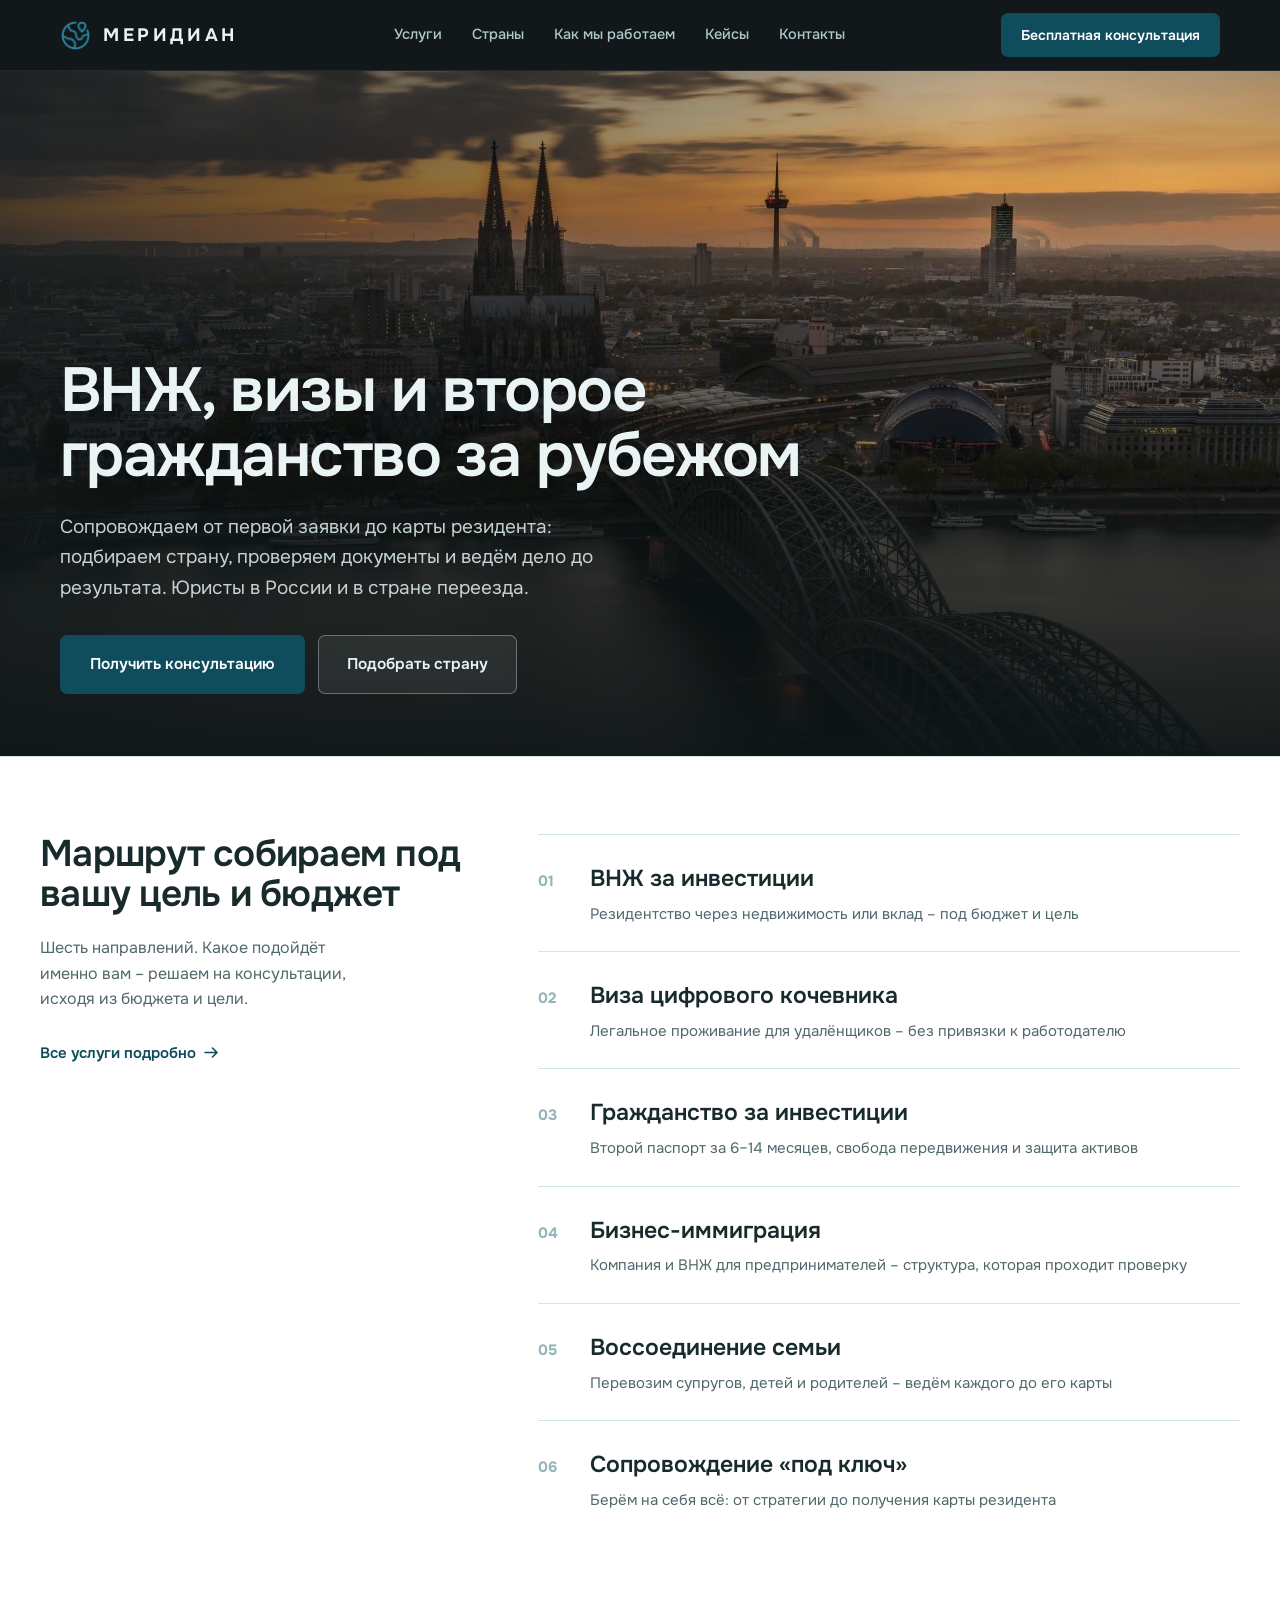
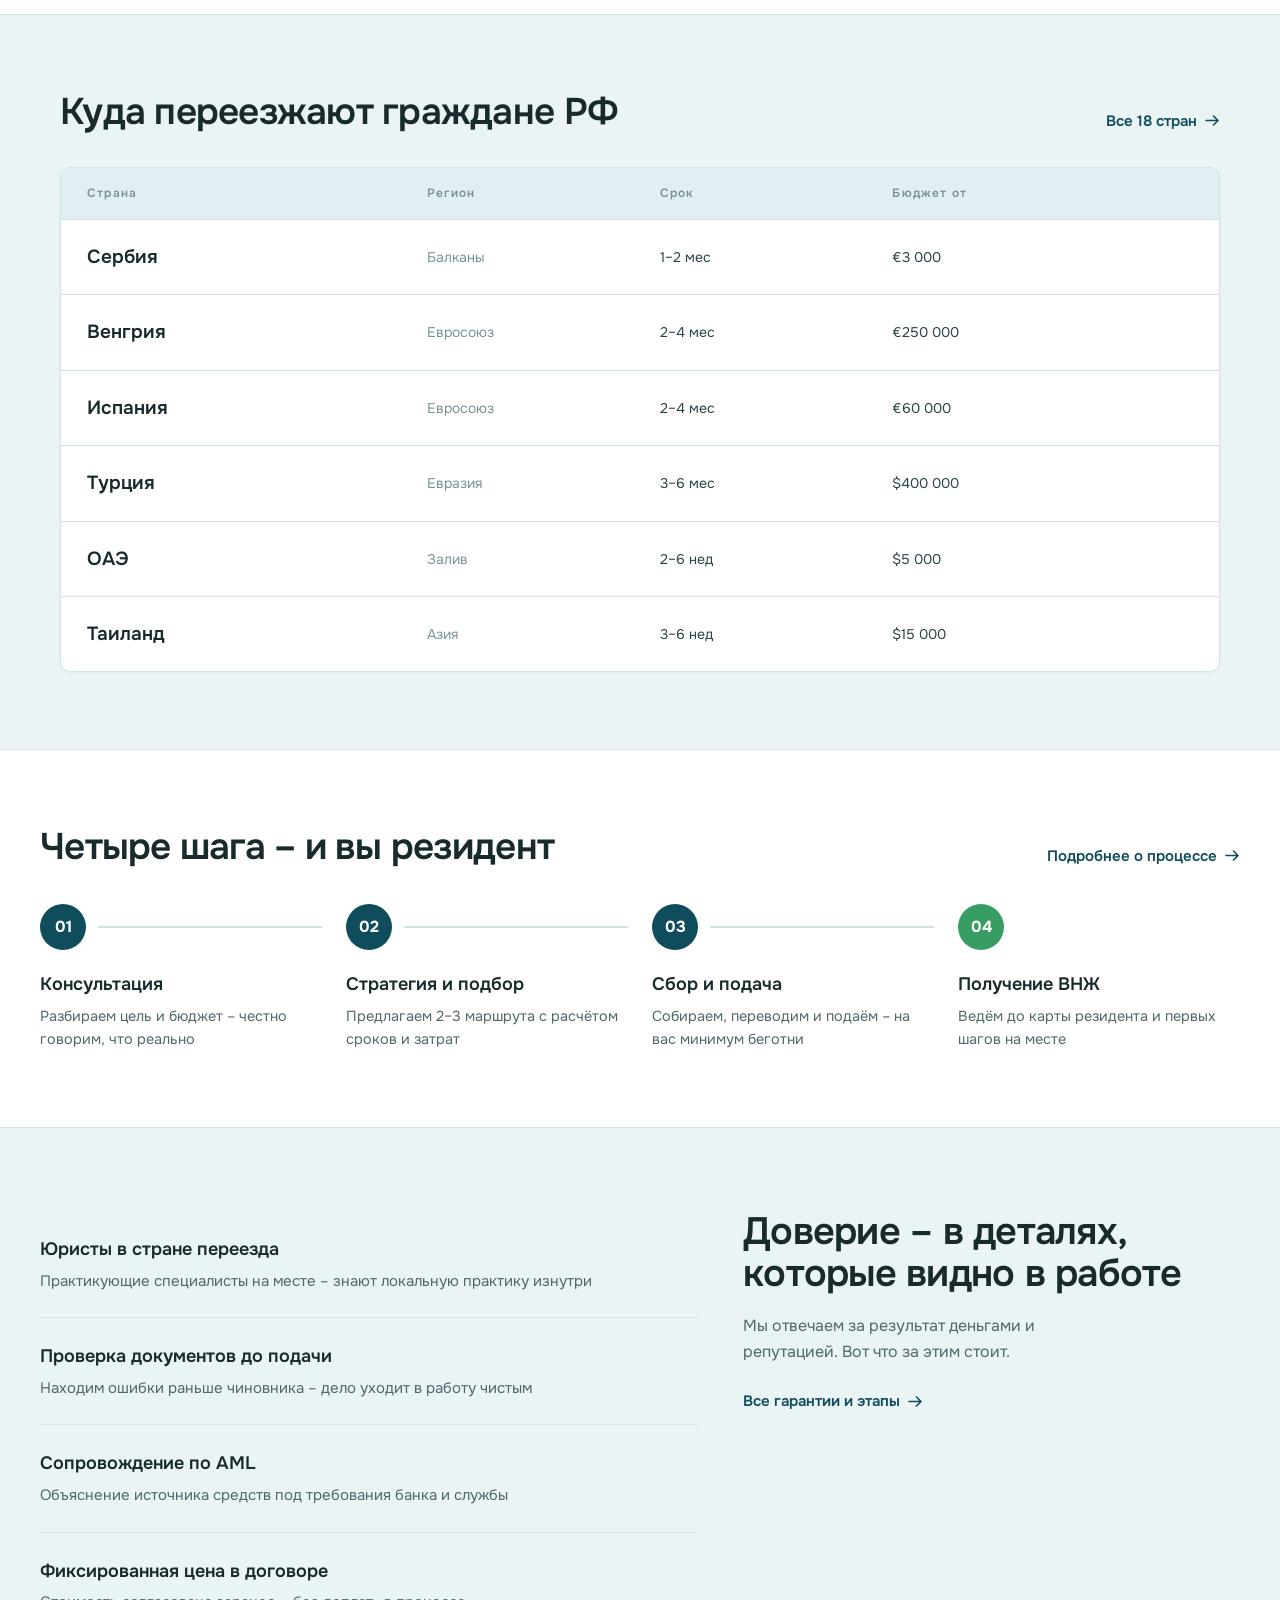
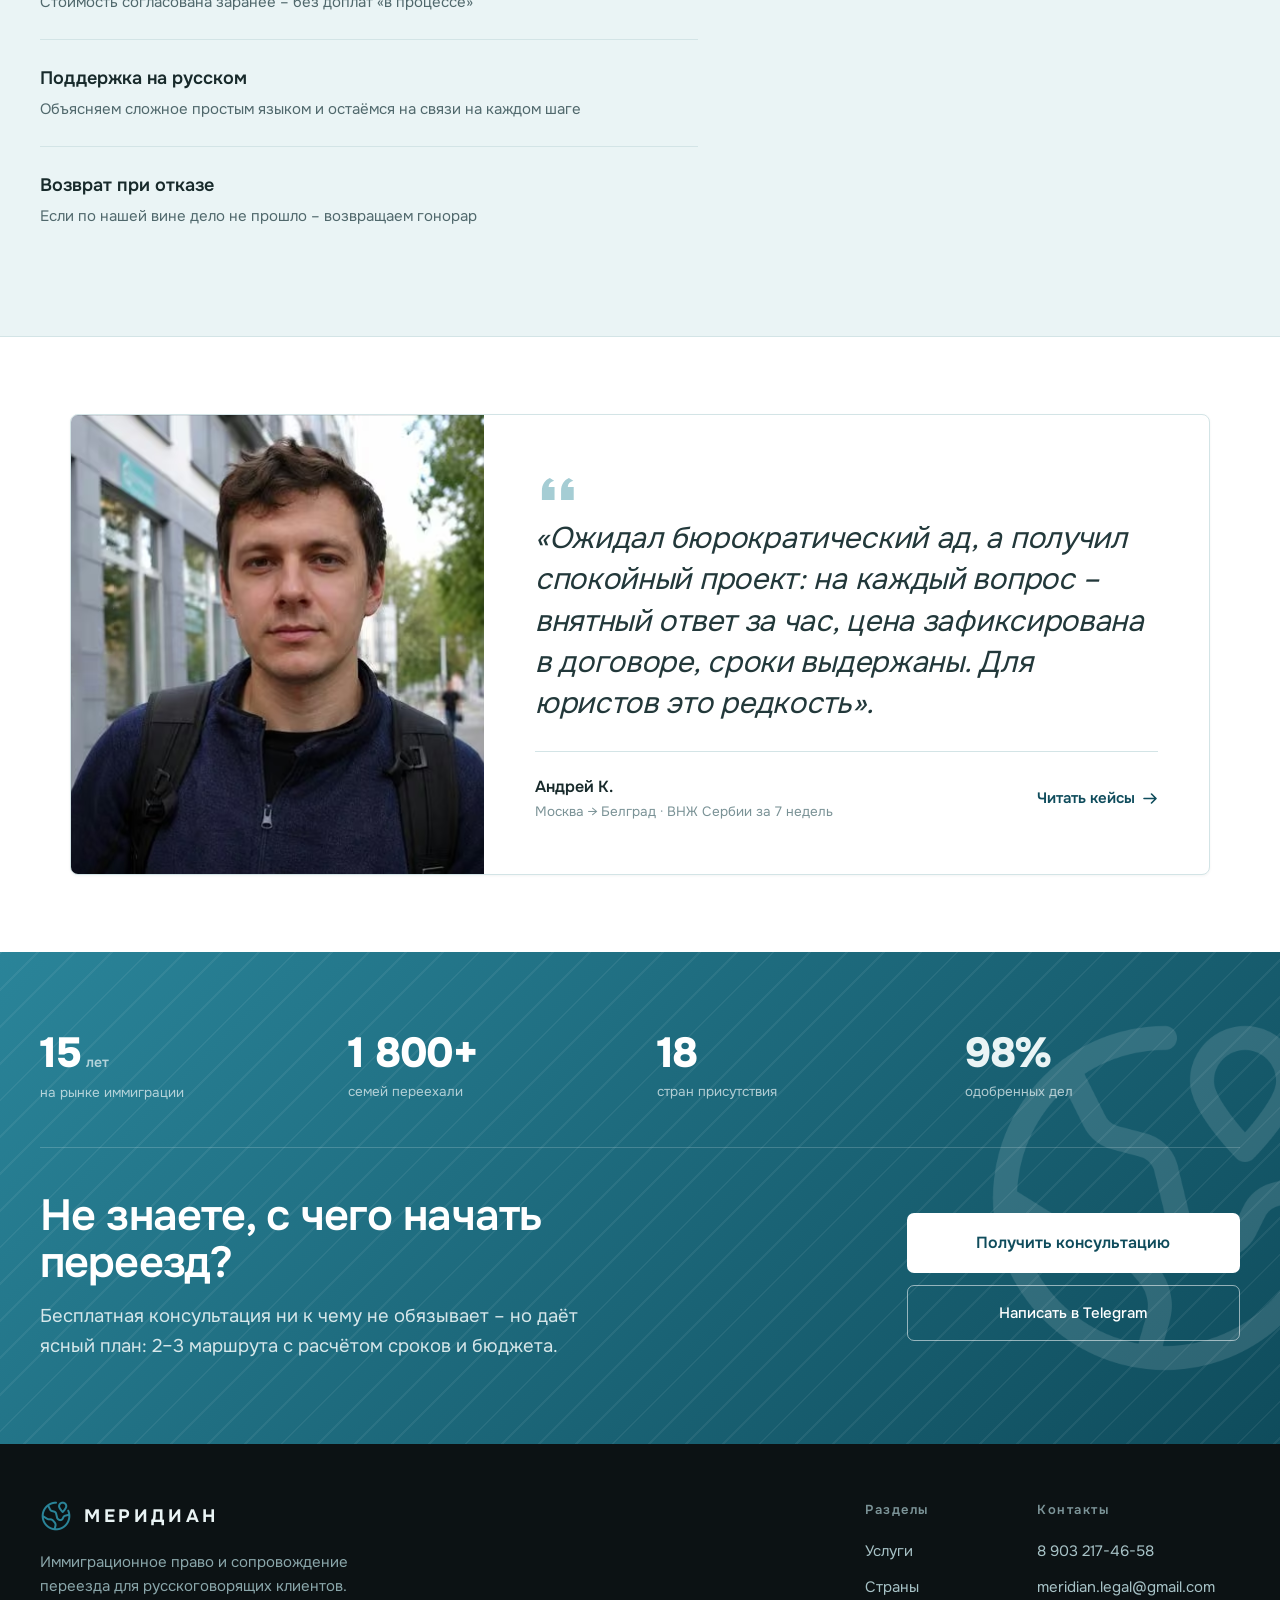
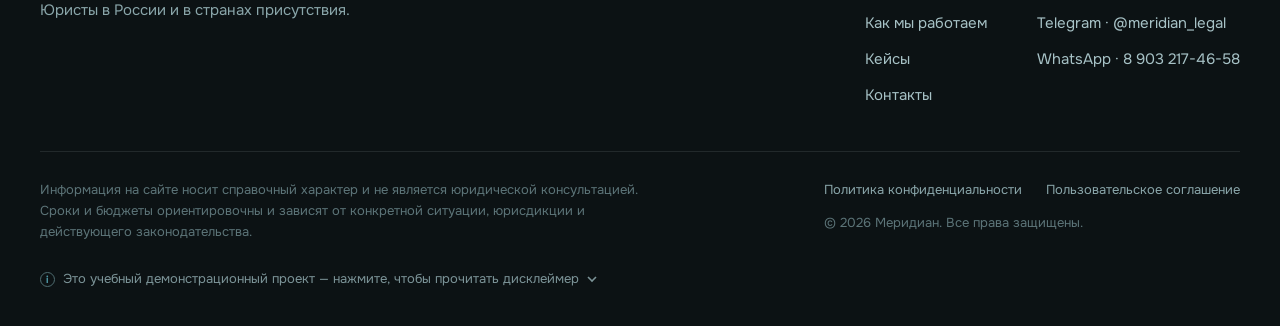
<file: Home.dc.html>
<!DOCTYPE html>
<html>
<head>
<meta charset="utf-8">
<meta name="viewport" content="width=device-width, initial-scale=1">
<title>МЕРИДИАН</title>
<link rel="icon" type="image/png" href="favicon.png">
<script src="./support.js"></script>
</head>
<body>
<x-dc>
<helmet>
<link rel="preload" as="script" crossorigin="anonymous" href="vendor/react.production.min.js">
<link rel="preload" as="script" crossorigin="anonymous" href="vendor/react-dom.production.min.js">
<link rel="preconnect" href="https://fonts.googleapis.com">
<link rel="preconnect" href="https://fonts.gstatic.com" crossorigin>
<link href="https://fonts.googleapis.com/css2?family=Onest:wght@300;400;500;600;700;800&display=swap" rel="stylesheet">
<link rel="preload" as="image" fetchpriority="high" href="uploads/most_arhitektura_goticheskij_134848.jpg" imagesrcset="uploads/most_arhitektura_goticheskij_134848-mobile.avif 960w, uploads/most_arhitektura_goticheskij_134848.avif 1920w" media="(max-width:760px)">
<link rel="preload" as="image" fetchpriority="high" href="uploads/most_arhitektura_goticheskij_134848.jpg" media="(min-width:761px)">
<style>
  *{box-sizing:border-box}
  h1,h2,h3{font-weight:600!important}
  .tlink{position:relative;transition:color .2s ease;display:inline-flex;align-items:center;gap:8px}
  .tlink::after{content:"";position:absolute;left:0;bottom:-4px;height:1.5px;width:100%;background:currentColor;transform:scaleX(0);transform-origin:left;transition:transform .32s cubic-bezier(.2,.7,.2,1)}
  .tlink:hover{color:#0A3A46}
  .tlink:hover::after{transform:scaleX(1)}
  .tlink-arrow{transition:transform .3s cubic-bezier(.2,.7,.2,1);flex:none}
  .tlink:hover .tlink-arrow{transform:translateX(4px)}
  html{scroll-behavior:smooth;scroll-padding-top:90px;-webkit-text-size-adjust:100%}
  body{margin:0;background:#FFFFFF;font-family:'Onest',sans-serif;color:#182A2B;line-height:1.6;-webkit-font-smoothing:antialiased;text-rendering:optimizeLegibility}
  ::selection{background:#0F4C5C;color:#fff}
  a{color:inherit;text-decoration:none}
  ::-webkit-scrollbar{width:11px;height:11px}
  ::-webkit-scrollbar-track{background:#DCEAEC}
  ::-webkit-scrollbar-thumb{background:#4E97A6;border-radius:10px;border:2px solid #DCEAEC}
  ::-webkit-scrollbar-thumb:hover{background:#0F4C5C}
  html{scrollbar-width:thin;scrollbar-color:#4E97A6 #DCEAEC}
  @media (prefers-reduced-motion:reduce){*{animation-duration:.001ms!important;animation-iteration-count:1!important;scroll-behavior:auto!important}}
  @keyframes rise{from{opacity:0;transform:translateY(24px)}to{opacity:1;transform:translateY(0)}}
  @keyframes heroSlide{0%,15%{transform:translateX(0)}20%,35%{transform:translateX(-16.6667%)}40%,55%{transform:translateX(-33.3333%)}60%,75%{transform:translateX(-50%)}80%,95%{transform:translateX(-66.6667%)}100%{transform:translateX(-83.3333%)}}
  .rev{animation:rise .9s cubic-bezier(.2,.7,.2,1) both;animation-timeline:view();animation-range:entry 1% cover 24%}
  .svcrow{transition:padding-left .35s cubic-bezier(.2,.7,.2,1),background .3s}
  .svcrow:hover{padding-left:14px;background:#E0F0F2}
  .svcrow:hover .svcnum{color:#0F4C5C}
  .svcrow:hover .svcarrow{opacity:1;transform:translateX(0)}
  .svcarrow{opacity:0;transform:translateX(-8px);transition:opacity .3s,transform .3s;flex:none}
  .ctrow{transition:background .25s}
  .ctrow:hover{background:#E0F0F2}
  .ctrow:hover .ctname{color:#0F4C5C}
  .card{transition:border-color .3s,background .3s}
  .card:hover{border-color:#A5CDD4;background:#E0F0F2}

  /* ---- quick jump launcher (lively tiles) ---- */
  .qnav{display:grid;grid-template-columns:repeat(5,1fr);gap:14px}
  .qtile{position:relative;display:flex;flex-direction:column;gap:22px;min-height:152px;padding:20px 18px 18px;border:1px solid #D3E4E6;border-radius:14px;background:#fff;overflow:hidden;transition:border-color .34s ease,background .34s ease,box-shadow .34s ease}
  .qtile:hover{border-color:#A5CDD4;background:#F5FAFB;box-shadow:0 6px 20px rgba(10,40,48,.06)}
  .qt-badge{width:46px;height:46px;border-radius:13px;background:#E0F0F2;color:#0F4C5C;display:inline-flex;align-items:center;justify-content:center;flex:none;transition:background .34s ease,color .34s ease}
  .qtile:hover .qt-badge{background:#0F4C5C;color:#fff}
  .qt-ic{width:25px;height:25px;display:block;background-color:#0F4C5C;-webkit-mask-position:center;mask-position:center;-webkit-mask-repeat:no-repeat;mask-repeat:no-repeat;-webkit-mask-size:contain;mask-size:contain;transition:background-color .34s ease}
  .qtile:hover .qt-ic{background-color:#fff}
  .qt-idx{position:absolute;top:18px;right:18px;font-family:'Onest',sans-serif;font-weight:700;font-size:12px;color:#B7CDD0;letter-spacing:.06em;transition:color .32s ease}
  .qtile:hover .qt-idx{color:#0F4C5C}
  .qt-main{margin-top:auto}
  .qt-label{display:flex;align-items:center;gap:7px;font-family:'Onest',sans-serif;font-weight:600;font-size:16px;color:#182A2B;line-height:1.2}
  .qt-arw{flex:none;opacity:0;transform:translateX(-6px);transition:opacity .3s ease,transform .3s cubic-bezier(.2,.7,.2,1)}
  .qtile:hover .qt-arw{opacity:1;transform:translateX(0)}
  .qt-sub{display:block;margin-top:4px;font-size:13px;color:#7A9296}
  .qtile-accent{background:#0F4C5C;border-color:#0F4C5C}
  .qtile-accent .qt-badge{background:rgba(255,255,255,.15);color:#fff}
  .qtile-accent:hover .qt-badge{background:#fff;color:#0F4C5C}
  .qtile-accent .qt-ic{background-color:#fff}
  .qtile-accent:hover .qt-ic{background-color:#0F4C5C}
  .qtile-accent .qt-label{color:#fff}
  .qtile-accent .qt-sub{color:rgba(234,244,245,.8)}
  .qtile-accent .qt-idx{color:rgba(234,244,245,.5)}
  .qtile-accent:hover{background:#0A3A46;border-color:#0A3A46;box-shadow:0 6px 20px rgba(10,40,48,.16)}
  .qtile-accent:hover .qt-idx{color:#fff}
  @media (max-width:900px){.qnav{grid-template-columns:repeat(3,1fr)}}
  @media (max-width:600px){.qnav{grid-template-columns:repeat(2,1fr)}.qtile{min-height:0;gap:16px}.qtile-accent{grid-column:1 / -1}}
  @media (min-width:1025px){#quickNav{display:none}}

  /* ---- hero slides: modern-format background with jpeg fallback ---- */
  .hs{width:16.6667%;height:100%;background-position:center 44%;background-size:cover}
  .hs1{background-image:url('uploads/most_arhitektura_goticheskij_134848.jpg')}
  .hs2{background-image:url('uploads/zamok_zdanie_arhitektura_141741.jpg')}
  .hs3{background-image:url('uploads/gorod_vecher_pristan_168130.jpg');background-position:center 50%}
  .hs4{background-image:url('uploads/gorod_zdaniia_most_220234.jpg');background-position:center 50%}
  .hs5{background-image:url('uploads/portugaliia_port_bereg_119457.jpg');background-position:center 45%}
  @media (min-width:761px){
    .hs1{background-image:image-set(url('uploads/most_arhitektura_goticheskij_134848.avif') type('image/avif'),url('uploads/most_arhitektura_goticheskij_134848.webp') type('image/webp'),url('uploads/most_arhitektura_goticheskij_134848.jpg') type('image/jpeg'))}
    .hs2{background-image:image-set(url('uploads/zamok_zdanie_arhitektura_141741.avif') type('image/avif'),url('uploads/zamok_zdanie_arhitektura_141741.webp') type('image/webp'),url('uploads/zamok_zdanie_arhitektura_141741.jpg') type('image/jpeg'))}
    .hs3{background-image:image-set(url('uploads/gorod_vecher_pristan_168130.avif') type('image/avif'),url('uploads/gorod_vecher_pristan_168130.webp') type('image/webp'),url('uploads/gorod_vecher_pristan_168130.jpg') type('image/jpeg'))}
    .hs4{background-image:image-set(url('uploads/gorod_zdaniia_most_220234.avif') type('image/avif'),url('uploads/gorod_zdaniia_most_220234.webp') type('image/webp'),url('uploads/gorod_zdaniia_most_220234.jpg') type('image/jpeg'))}
    .hs5{background-image:image-set(url('uploads/portugaliia_port_bereg_119457.avif') type('image/avif'),url('uploads/portugaliia_port_bereg_119457.webp') type('image/webp'),url('uploads/portugaliia_port_bereg_119457.jpg') type('image/jpeg'))}
  }
  @media (max-width:760px){
    .hs1{background-image:image-set(url('uploads/most_arhitektura_goticheskij_134848-mobile.avif') type('image/avif'),url('uploads/most_arhitektura_goticheskij_134848-mobile.webp') type('image/webp'),url('uploads/most_arhitektura_goticheskij_134848-mobile.jpg') type('image/jpeg'))}
    .hs2{background-image:image-set(url('uploads/zamok_zdanie_arhitektura_141741-mobile.avif') type('image/avif'),url('uploads/zamok_zdanie_arhitektura_141741-mobile.webp') type('image/webp'),url('uploads/zamok_zdanie_arhitektura_141741-mobile.jpg') type('image/jpeg'))}
    .hs3{background-image:image-set(url('uploads/gorod_vecher_pristan_168130-mobile.avif') type('image/avif'),url('uploads/gorod_vecher_pristan_168130-mobile.webp') type('image/webp'),url('uploads/gorod_vecher_pristan_168130-mobile.jpg') type('image/jpeg'))}
    .hs4{background-image:image-set(url('uploads/gorod_zdaniia_most_220234-mobile.avif') type('image/avif'),url('uploads/gorod_zdaniia_most_220234-mobile.webp') type('image/webp'),url('uploads/gorod_zdaniia_most_220234-mobile.jpg') type('image/jpeg'))}
    .hs5{background-image:image-set(url('uploads/portugaliia_port_bereg_119457-mobile.avif') type('image/avif'),url('uploads/portugaliia_port_bereg_119457-mobile.webp') type('image/webp'),url('uploads/portugaliia_port_bereg_119457-mobile.jpg') type('image/jpeg'))}
  }

  .bg-photo{background-size:cover}
  .bg-testimonial{background-image:url('images/man1.jpg');background-position:center 20%}
  @media (min-width:1px){.bg-testimonial{background-image:image-set(url('images/man1.avif') type('image/avif'),url('images/man1.webp') type('image/webp'),url('images/man1.jpg') type('image/jpeg'));background-position:center 20%}}

  @media (max-width:980px){
    #heroGrid{grid-template-columns:1fr!important}
    #svcWrap{grid-template-columns:1fr!important;gap:28px!important}
    #svcWrap .svcsticky{position:static!important}
    #whyWrap{grid-template-columns:1fr!important;gap:30px!important}
    #whyWrap .svcsticky{position:static!important}
    #whyWrap>div{order:0!important}
    #ctaWrap{grid-template-columns:1fr!important}
  }
  @media (max-width:760px){
    .cthide{display:none!important}
    .ctrow{display:block!important;padding:14px 20px 16px!important}
    .ctrow .ctname{display:block;font-size:20px!important;margin-bottom:6px}
    .ctrow span:not(.ctname){display:flex!important;justify-content:space-between;align-items:baseline;gap:16px;padding:6px 0;font-size:14.5px!important;color:#2B4346!important;text-align:right}
    .ctrow span:not(.ctname)::before{content:attr(data-label);color:#7A9296;font-weight:600;font-size:12.5px;letter-spacing:.04em;text-align:left}

    /* process → connected vertical timeline */
    #procRow{grid-template-columns:1fr!important;gap:0!important}
    .proc-step{display:flex!important;gap:16px;align-items:stretch}
    .proc-badge-col{flex-direction:column!important;width:40px;flex:none}
    .proc-conn{width:2px!important;height:auto!important;flex:1;min-height:20px;margin:6px 0}
    .proc-body{padding-bottom:30px}

    /* stat strip inside CTA band → 2x2 */
    #statStrip{grid-template-columns:1fr 1fr!important}
  }
</style>
</helmet>

<div style="background:#FFFFFF;font-family:'Onest',sans-serif">

  <dc-import name="Header" active="home" hint-size="100%,70px"></dc-import>

  <!-- ============ HERO (immersive photo) ============ -->
  <section style="position:relative;min-height:clamp(560px,84vh,780px);background:#13191B;overflow:hidden;font-family:'Onest',sans-serif">
    <div style="position:absolute;inset:0;display:flex;width:600%;height:100%;animation:heroSlide 40s ease-in-out infinite">
      <div class="hs hs1"></div>
      <div class="hs hs2"></div>
      <div class="hs hs3"></div>
      <div class="hs hs4"></div>
      <div class="hs hs5"></div>
      <div class="hs hs1"></div>
    </div>
    <!-- legibility gradients: clear photo on top, darkened under the text -->
    <div style="position:absolute;inset:0;background:linear-gradient(180deg,rgba(15,22,24,.42) 0%,rgba(15,22,24,.05) 28%,rgba(15,22,24,.72) 76%,rgba(15,22,24,.95) 100%);pointer-events:none;z-index:2"></div>
    <div style="position:absolute;inset:0;background:linear-gradient(95deg,rgba(15,22,24,.74) 0%,rgba(15,22,24,.30) 46%,rgba(15,22,24,0) 74%);pointer-events:none;z-index:2"></div>

    <div style="position:relative;z-index:3;max-width:1240px;margin:0 auto;padding:clamp(104px,13vw,150px) clamp(18px,4vw,40px) clamp(40px,5vw,62px);min-height:clamp(560px,84vh,780px);display:flex;flex-direction:column;justify-content:flex-end">
      <h1 style="font-family:'Onest',sans-serif;font-weight:700;font-size:clamp(34px,5vw,62px);line-height:1.04;letter-spacing:-.025em;margin:0;color:#EAF4F5;max-width:900px;text-shadow:0 2px 34px rgba(0,0,0,.40)">ВНЖ, визы и второе гражданство за рубежом</h1>
      <p style="font-size:clamp(16px,1.6vw,19px);line-height:1.6;color:rgba(225,240,242,.86);margin:clamp(18px,2vw,24px) 0 clamp(26px,3vw,32px);max-width:560px">Сопровождаем от первой заявки до карты резидента: подбираем страну, проверяем документы и ведём дело до результата. Юристы в России и в стране переезда.</p>
      <div style="display:flex;flex-wrap:wrap;gap:13px">
        <a id="heroCta" href="Contacts.dc.html" style="display:inline-flex;align-items:center;gap:10px;padding:16px 30px;border-radius:7px;background:#0F4C5C;color:#fff;font-family:'Onest',sans-serif;font-weight:600;font-size:15.5px;transition:background .2s ease,transform .2s ease" style-hover="background:#fff !important;color:#0E1416 !important">Получить консультацию</a>
        <a href="Countries.dc.html" style="display:inline-flex;align-items:center;gap:10px;padding:16px 28px;border-radius:7px;background:rgba(225,240,242,.08);color:#EAF4F5;border:1px solid rgba(225,240,242,.34);-webkit-backdrop-filter:blur(6px);backdrop-filter:blur(6px);font-family:'Onest',sans-serif;font-weight:600;font-size:15.5px;transition:background .25s ease,border-color .25s ease" style-hover="background:#fff !important;color:#0E1416 !important;border-color:#fff !important">Подобрать страну</a>
      </div>
    </div>
  </section>

  <!-- ============ QUICK JUMP (instant navigation) ============ -->
  <section id="quickNav" style="background:#EAF4F5;padding:clamp(24px,3.5vw,40px) clamp(18px,4vw,40px);border-top:1px solid #D3E4E6">
    <div style="max-width:1240px;margin:0 auto">
      <p style="margin:0 0 16px;font-size:14px;color:#50686C">Перейдите сразу к тому, что нужно</p>
      <div class="qnav">
        <a href="#services" class="qtile">
          <span class="qt-idx">01</span>
          <span class="qt-badge"><span class="qt-ic" style="-webkit-mask-image:url('images/ic-services.png');mask-image:url('images/ic-services.png')"></span></span>
          <span class="qt-main"><span class="qt-label">Услуги <svg class="qt-arw" width="14" height="10" viewBox="0 0 15 11" fill="none" stroke="currentColor" stroke-width="1.7" stroke-linecap="round" stroke-linejoin="round"><path d="M1 5.5h11.5M8.5 1l4.5 4.5-4.5 4.5"></path></svg></span><span class="qt-sub">6 направлений</span></span>
        </a>
        <a href="#countries" class="qtile">
          <span class="qt-idx">02</span>
          <span class="qt-badge"><span class="qt-ic" style="-webkit-mask-image:url('images/ic-countries.png');mask-image:url('images/ic-countries.png')"></span></span>
          <span class="qt-main"><span class="qt-label">Страны <svg class="qt-arw" width="14" height="10" viewBox="0 0 15 11" fill="none" stroke="currentColor" stroke-width="1.7" stroke-linecap="round" stroke-linejoin="round"><path d="M1 5.5h11.5M8.5 1l4.5 4.5-4.5 4.5"></path></svg></span><span class="qt-sub">18 направлений</span></span>
        </a>
        <a href="#process" class="qtile">
          <span class="qt-idx">03</span>
          <span class="qt-badge"><span class="qt-ic" style="-webkit-mask-image:url('images/ic-process.png');mask-image:url('images/ic-process.png')"></span></span>
          <span class="qt-main"><span class="qt-label">Как мы работаем <svg class="qt-arw" width="14" height="10" viewBox="0 0 15 11" fill="none" stroke="currentColor" stroke-width="1.7" stroke-linecap="round" stroke-linejoin="round"><path d="M1 5.5h11.5M8.5 1l4.5 4.5-4.5 4.5"></path></svg></span><span class="qt-sub">4 шага</span></span>
        </a>
        <a href="#why" class="qtile">
          <span class="qt-idx">04</span>
          <span class="qt-badge"><span class="qt-ic" style="-webkit-mask-image:url('images/ic-guarantees.png');mask-image:url('images/ic-guarantees.png')"></span></span>
          <span class="qt-main"><span class="qt-label">Гарантии <svg class="qt-arw" width="14" height="10" viewBox="0 0 15 11" fill="none" stroke="currentColor" stroke-width="1.7" stroke-linecap="round" stroke-linejoin="round"><path d="M1 5.5h11.5M8.5 1l4.5 4.5-4.5 4.5"></path></svg></span><span class="qt-sub">почему нам верят</span></span>
        </a>
        <a href="Contacts.dc.html" class="qtile qtile-accent">
          <span class="qt-idx">05</span>
          <span class="qt-badge"><span class="qt-ic" style="-webkit-mask-image:url('images/ic-consult.png');mask-image:url('images/ic-consult.png')"></span></span>
          <span class="qt-main"><span class="qt-label">Консультация <svg class="qt-arw" width="14" height="10" viewBox="0 0 15 11" fill="none" stroke="currentColor" stroke-width="1.7" stroke-linecap="round" stroke-linejoin="round"><path d="M1 5.5h11.5M8.5 1l4.5 4.5-4.5 4.5"></path></svg></span><span class="qt-sub">бесплатно</span></span>
        </a>
      </div>
    </div>
  </section>

  <!-- ============ SERVICES (editorial index) ============ -->
  <section id="services" style="background:#FFFFFF;padding:clamp(34px,6vw,88px) clamp(18px,4vw,40px);border-top:1px solid #D3E4E6">
    <div style="max-width:1240px;margin:0 auto">
      <div id="svcWrap" style="display:grid;grid-template-columns:0.78fr 1.22fr;gap:clamp(26px,4vw,50px);align-items:start">

        <div class="rev svcsticky" style="position:sticky;top:104px">
          <h2 style="font-family:'Onest',sans-serif;font-weight:700;font-size:clamp(25px,3vw,37px);line-height:1.1;letter-spacing:-.02em;color:#182A2B;margin:0 0 20px">Маршрут собираем под вашу цель и бюджет</h2>
          <p style="font-size:16px;color:#50686C;line-height:1.6;margin:0 0 28px;max-width:340px">Шесть направлений. Какое подойдёт именно вам – решаем на консультации, исходя из бюджета и цели.</p>
          <a href="Services.dc.html" class="tlink" style="font-family:'Onest',sans-serif;font-weight:600;font-size:15px;color:#0F4C5C">Все услуги подробно
            <svg class="tlink-arrow" width="15" height="11" viewBox="0 0 15 11" fill="none" stroke="currentColor" stroke-width="1.6"><path d="M1 5.5h11.5M8.5 1l4.5 4.5-4.5 4.5" stroke-linecap="round" stroke-linejoin="round"></path></svg>
          </a>
        </div>

        <div class="rev" style="border-top:1px solid #D3E4E6">
          <a href="Services.dc.html" class="svcrow" style="display:grid;grid-template-columns:auto 1fr auto;gap:22px;align-items:baseline;padding:26px 0;border-bottom:1px solid #D3E4E6">
            <span class="svcnum" style="font-family:'Onest',sans-serif;font-weight:700;font-size:15px;color:#93B4BA;transition:color .3s;width:30px">01</span>
            <div><h3 style="font-family:'Onest',sans-serif;font-weight:600;font-size:clamp(19px,2vw,23px);color:#182A2B;margin:0 0 5px">ВНЖ за инвестиции</h3><p style="font-size:15px;color:#50686C;margin:0;line-height:1.5">Резидентство через недвижимость или вклад – под бюджет и цель</p></div>
            <svg class="svcarrow" width="20" height="16" viewBox="0 0 20 16" fill="none" stroke="#0F4C5C" stroke-width="1.6" style="align-self:center"><path d="M2 8h14.5M11 2l6 6-6 6" stroke-linecap="round" stroke-linejoin="round"></path></svg>
          </a>
          <a href="Services.dc.html" class="svcrow" style="display:grid;grid-template-columns:auto 1fr auto;gap:22px;align-items:baseline;padding:26px 0;border-bottom:1px solid #D3E4E6">
            <span class="svcnum" style="font-family:'Onest',sans-serif;font-weight:700;font-size:15px;color:#93B4BA;transition:color .3s;width:30px">02</span>
            <div><h3 style="font-family:'Onest',sans-serif;font-weight:600;font-size:clamp(19px,2vw,23px);color:#182A2B;margin:0 0 5px">Виза цифрового кочевника</h3><p style="font-size:15px;color:#50686C;margin:0;line-height:1.5">Легальное проживание для удалёнщиков – без привязки к работодателю</p></div>
            <svg class="svcarrow" width="20" height="16" viewBox="0 0 20 16" fill="none" stroke="#0F4C5C" stroke-width="1.6" style="align-self:center"><path d="M2 8h14.5M11 2l6 6-6 6" stroke-linecap="round" stroke-linejoin="round"></path></svg>
          </a>
          <a href="Services.dc.html" class="svcrow" style="display:grid;grid-template-columns:auto 1fr auto;gap:22px;align-items:baseline;padding:26px 0;border-bottom:1px solid #D3E4E6">
            <span class="svcnum" style="font-family:'Onest',sans-serif;font-weight:700;font-size:15px;color:#93B4BA;transition:color .3s;width:30px">03</span>
            <div><h3 style="font-family:'Onest',sans-serif;font-weight:600;font-size:clamp(19px,2vw,23px);color:#182A2B;margin:0 0 5px">Гражданство за инвестиции</h3><p style="font-size:15px;color:#50686C;margin:0;line-height:1.5">Второй паспорт за 6–14 месяцев, свобода передвижения и защита активов</p></div>
            <svg class="svcarrow" width="20" height="16" viewBox="0 0 20 16" fill="none" stroke="#0F4C5C" stroke-width="1.6" style="align-self:center"><path d="M2 8h14.5M11 2l6 6-6 6" stroke-linecap="round" stroke-linejoin="round"></path></svg>
          </a>
          <a href="Services.dc.html" class="svcrow" style="display:grid;grid-template-columns:auto 1fr auto;gap:22px;align-items:baseline;padding:26px 0;border-bottom:1px solid #D3E4E6">
            <span class="svcnum" style="font-family:'Onest',sans-serif;font-weight:700;font-size:15px;color:#93B4BA;transition:color .3s;width:30px">04</span>
            <div><h3 style="font-family:'Onest',sans-serif;font-weight:600;font-size:clamp(19px,2vw,23px);color:#182A2B;margin:0 0 5px">Бизнес-иммиграция</h3><p style="font-size:15px;color:#50686C;margin:0;line-height:1.5">Компания и ВНЖ для предпринимателей – структура, которая проходит проверку</p></div>
            <svg class="svcarrow" width="20" height="16" viewBox="0 0 20 16" fill="none" stroke="#0F4C5C" stroke-width="1.6" style="align-self:center"><path d="M2 8h14.5M11 2l6 6-6 6" stroke-linecap="round" stroke-linejoin="round"></path></svg>
          </a>
          <a href="Services.dc.html" class="svcrow" style="display:grid;grid-template-columns:auto 1fr auto;gap:22px;align-items:baseline;padding:26px 0;border-bottom:1px solid #D3E4E6">
            <span class="svcnum" style="font-family:'Onest',sans-serif;font-weight:700;font-size:15px;color:#93B4BA;transition:color .3s;width:30px">05</span>
            <div><h3 style="font-family:'Onest',sans-serif;font-weight:600;font-size:clamp(19px,2vw,23px);color:#182A2B;margin:0 0 5px">Воссоединение семьи</h3><p style="font-size:15px;color:#50686C;margin:0;line-height:1.5">Перевозим супругов, детей и родителей – ведём каждого до его карты</p></div>
            <svg class="svcarrow" width="20" height="16" viewBox="0 0 20 16" fill="none" stroke="#0F4C5C" stroke-width="1.6" style="align-self:center"><path d="M2 8h14.5M11 2l6 6-6 6" stroke-linecap="round" stroke-linejoin="round"></path></svg>
          </a>
          <a href="Services.dc.html" class="svcrow" style="display:grid;grid-template-columns:auto 1fr auto;gap:22px;align-items:baseline;padding:26px 0">
            <span class="svcnum" style="font-family:'Onest',sans-serif;font-weight:700;font-size:15px;color:#93B4BA;transition:color .3s;width:30px">06</span>
            <div><h3 style="font-family:'Onest',sans-serif;font-weight:600;font-size:clamp(19px,2vw,23px);color:#182A2B;margin:0 0 5px">Сопровождение «под ключ»</h3><p style="font-size:15px;color:#50686C;margin:0;line-height:1.5">Берём на себя всё: от стратегии до получения карты резидента</p></div>
            <svg class="svcarrow" width="20" height="16" viewBox="0 0 20 16" fill="none" stroke="#0F4C5C" stroke-width="1.6" style="align-self:center"><path d="M2 8h14.5M11 2l6 6-6 6" stroke-linecap="round" stroke-linejoin="round"></path></svg>
          </a>
        </div>
      </div>
    </div>
  </section>

  <!-- ============ COUNTRIES (marquee + table) ============ -->
  <section id="countries" style="background:#EAF4F5;padding:clamp(34px,6vw,88px) 0;border-top:1px solid #D3E4E6">
    <div style="max-width:1240px;margin:0 auto;padding:0 clamp(18px,4vw,40px)">
      <div class="rev" style="display:flex;align-items:flex-end;justify-content:space-between;gap:30px;flex-wrap:wrap;margin-bottom:34px">
        <div style="max-width:560px">
          <h2 style="font-family:'Onest',sans-serif;font-weight:700;font-size:clamp(25px,3vw,37px);line-height:1.1;letter-spacing:-.02em;color:#182A2B;margin:0">Куда переезжают граждане РФ</h2>
        </div>
        <a href="Countries.dc.html" class="tlink" style="font-family:'Onest',sans-serif;font-weight:600;font-size:15px;color:#0F4C5C;white-space:nowrap">Все 18 стран
          <svg class="tlink-arrow" width="15" height="11" viewBox="0 0 15 11" fill="none" stroke="currentColor" stroke-width="1.6"><path d="M1 5.5h11.5M8.5 1l4.5 4.5-4.5 4.5" stroke-linecap="round" stroke-linejoin="round"></path></svg>
        </a>
      </div>
    </div>

    <div class="rev" style="max-width:1240px;margin:0 auto;padding:0 clamp(18px,4vw,40px)">
      <div style="background:#fff;border:1px solid #D3E4E6;border-radius:10px;overflow:hidden;box-shadow:0 1px 3px rgba(10,40,48,.05)">
        <div class="cthide" style="display:grid;grid-template-columns:1.5fr 1fr 1fr 1.4fr;gap:18px;padding:16px 26px;background:#E0F0F2;font-family:'Onest',sans-serif;font-size:12px;font-weight:600;letter-spacing:.1em;color:#7A9296"><span>Страна</span><span>Регион</span><span>Срок</span><span>Бюджет от</span></div>

        <a href="Countries.dc.html" class="ctrow" style="display:grid;grid-template-columns:1.5fr 1fr 1fr 1.4fr;gap:18px;align-items:center;padding:22px 26px;border-top:1px solid #D3E4E6"><span class="ctname" style="font-family:'Onest',sans-serif;font-weight:600;font-size:19px;color:#182A2B;transition:color .25s">Сербия</span><span data-label="Регион" style="font-size:14px;color:#7A9296">Балканы</span><span data-label="Срок" style="font-size:14px;color:#2B4346;font-family:'Onest',sans-serif">1–2 мес</span><span data-label="Бюджет от" style="font-size:14px;color:#2B4346;font-family:'Onest',sans-serif">€3 000</span></a>
        <a href="Countries.dc.html" class="ctrow" style="display:grid;grid-template-columns:1.5fr 1fr 1fr 1.4fr;gap:18px;align-items:center;padding:22px 26px;border-top:1px solid #D3E4E6"><span class="ctname" style="font-family:'Onest',sans-serif;font-weight:600;font-size:19px;color:#182A2B;transition:color .25s">Венгрия</span><span data-label="Регион" style="font-size:14px;color:#7A9296">Евросоюз</span><span data-label="Срок" style="font-size:14px;color:#2B4346;font-family:'Onest',sans-serif">2–4 мес</span><span data-label="Бюджет от" style="font-size:14px;color:#2B4346;font-family:'Onest',sans-serif">€250 000</span></a>
        <a href="Countries.dc.html" class="ctrow" style="display:grid;grid-template-columns:1.5fr 1fr 1fr 1.4fr;gap:18px;align-items:center;padding:22px 26px;border-top:1px solid #D3E4E6"><span class="ctname" style="font-family:'Onest',sans-serif;font-weight:600;font-size:19px;color:#182A2B;transition:color .25s">Испания</span><span data-label="Регион" style="font-size:14px;color:#7A9296">Евросоюз</span><span data-label="Срок" style="font-size:14px;color:#2B4346;font-family:'Onest',sans-serif">2–4 мес</span><span data-label="Бюджет от" style="font-size:14px;color:#2B4346;font-family:'Onest',sans-serif">€60 000</span></a>
        <a href="Countries.dc.html" class="ctrow" style="display:grid;grid-template-columns:1.5fr 1fr 1fr 1.4fr;gap:18px;align-items:center;padding:22px 26px;border-top:1px solid #D3E4E6"><span class="ctname" style="font-family:'Onest',sans-serif;font-weight:600;font-size:19px;color:#182A2B;transition:color .25s">Турция</span><span data-label="Регион" style="font-size:14px;color:#7A9296">Евразия</span><span data-label="Срок" style="font-size:14px;color:#2B4346;font-family:'Onest',sans-serif">3–6 мес</span><span data-label="Бюджет от" style="font-size:14px;color:#2B4346;font-family:'Onest',sans-serif">$400 000</span></a>
        <a href="Countries.dc.html" class="ctrow" style="display:grid;grid-template-columns:1.5fr 1fr 1fr 1.4fr;gap:18px;align-items:center;padding:22px 26px;border-top:1px solid #D3E4E6"><span class="ctname" style="font-family:'Onest',sans-serif;font-weight:600;font-size:19px;color:#182A2B;transition:color .25s">ОАЭ</span><span data-label="Регион" style="font-size:14px;color:#7A9296">Залив</span><span data-label="Срок" style="font-size:14px;color:#2B4346;font-family:'Onest',sans-serif">2–6 нед</span><span data-label="Бюджет от" style="font-size:14px;color:#2B4346;font-family:'Onest',sans-serif">$5 000</span></a>
        <a href="Countries.dc.html" class="ctrow" style="display:grid;grid-template-columns:1.5fr 1fr 1fr 1.4fr;gap:18px;align-items:center;padding:22px 26px;border-top:1px solid #D3E4E6"><span class="ctname" style="font-family:'Onest',sans-serif;font-weight:600;font-size:19px;color:#182A2B;transition:color .25s">Таиланд</span><span data-label="Регион" style="font-size:14px;color:#7A9296">Азия</span><span data-label="Срок" style="font-size:14px;color:#2B4346;font-family:'Onest',sans-serif">3–6 нед</span><span data-label="Бюджет от" style="font-size:14px;color:#2B4346;font-family:'Onest',sans-serif">$15 000</span></a>
      </div>
    </div>
  </section>

  <!-- ============ PROCESS (stepper → connected timeline on mobile) ============ -->
  <section id="process" style="background:#FFFFFF;padding:clamp(34px,6vw,88px) clamp(18px,4vw,40px);border-top:1px solid #D3E4E6">
    <div style="max-width:1240px;margin:0 auto">
      <div class="rev" style="display:flex;align-items:flex-end;justify-content:space-between;gap:30px;flex-wrap:wrap;margin-bottom:clamp(24px,3vw,36px)">
        <div style="max-width:560px">
          <h2 style="font-family:'Onest',sans-serif;font-weight:700;font-size:clamp(25px,3vw,37px);line-height:1.1;letter-spacing:-.02em;color:#182A2B;margin:0">Четыре шага – и вы резидент</h2>
        </div>
        <a href="Process.dc.html" class="tlink" style="font-family:'Onest',sans-serif;font-weight:600;font-size:15px;color:#0F4C5C;white-space:nowrap">Подробнее о процессе
          <svg class="tlink-arrow" width="15" height="11" viewBox="0 0 15 11" fill="none" stroke="currentColor" stroke-width="1.6"><path d="M1 5.5h11.5M8.5 1l4.5 4.5-4.5 4.5" stroke-linecap="round" stroke-linejoin="round"></path></svg>
        </a>
      </div>

      <div id="procRow" class="rev" style="display:grid;grid-template-columns:repeat(4,1fr);gap:24px">
        <div class="proc-step">
          <div class="proc-badge-col" style="display:flex;align-items:center;gap:12px;margin-bottom:20px"><span style="width:46px;height:46px;border-radius:50%;background:#0F4C5C;color:#fff;display:inline-flex;align-items:center;justify-content:center;font-family:'Onest',sans-serif;font-weight:700;font-size:16px;flex:none">01</span><span class="proc-conn" style="flex:1;height:2px;background:#CFE1E3"></span></div>
          <div class="proc-body"><h3 style="font-family:'Onest',sans-serif;font-weight:600;font-size:18px;color:#182A2B;margin:0 0 7px">Консультация</h3><p style="font-size:14.5px;color:#50686C;margin:0;line-height:1.55">Разбираем цель и бюджет – честно говорим, что реально</p></div>
        </div>
        <div class="proc-step">
          <div class="proc-badge-col" style="display:flex;align-items:center;gap:12px;margin-bottom:20px"><span style="width:46px;height:46px;border-radius:50%;background:#0F4C5C;color:#fff;display:inline-flex;align-items:center;justify-content:center;font-family:'Onest',sans-serif;font-weight:700;font-size:16px;flex:none">02</span><span class="proc-conn" style="flex:1;height:2px;background:#CFE1E3"></span></div>
          <div class="proc-body"><h3 style="font-family:'Onest',sans-serif;font-weight:600;font-size:18px;color:#182A2B;margin:0 0 7px">Стратегия и подбор</h3><p style="font-size:14.5px;color:#50686C;margin:0;line-height:1.55">Предлагаем 2–3 маршрута с расчётом сроков и затрат</p></div>
        </div>
        <div class="proc-step">
          <div class="proc-badge-col" style="display:flex;align-items:center;gap:12px;margin-bottom:20px"><span style="width:46px;height:46px;border-radius:50%;background:#0F4C5C;color:#fff;display:inline-flex;align-items:center;justify-content:center;font-family:'Onest',sans-serif;font-weight:700;font-size:16px;flex:none">03</span><span class="proc-conn" style="flex:1;height:2px;background:#CFE1E3"></span></div>
          <div class="proc-body"><h3 style="font-family:'Onest',sans-serif;font-weight:600;font-size:18px;color:#182A2B;margin:0 0 7px">Сбор и подача</h3><p style="font-size:14.5px;color:#50686C;margin:0;line-height:1.55">Собираем, переводим и подаём – на вас минимум беготни</p></div>
        </div>
        <div class="proc-step">
          <div class="proc-badge-col" style="display:flex;align-items:center;gap:12px;margin-bottom:20px"><span style="width:46px;height:46px;border-radius:50%;background:#379D63;color:#fff;display:inline-flex;align-items:center;justify-content:center;font-family:'Onest',sans-serif;font-weight:700;font-size:16px;flex:none">04</span></div>
          <div class="proc-body"><h3 style="font-family:'Onest',sans-serif;font-weight:600;font-size:18px;color:#182A2B;margin:0 0 7px">Получение ВНЖ</h3><p style="font-size:14.5px;color:#50686C;margin:0;line-height:1.55">Ведём до карты резидента и первых шагов на месте</p></div>
        </div>
      </div>
    </div>
  </section>

  <!-- ============ WHY US (split, light) ============ -->
  <section id="why" style="background:#EAF4F5;padding:clamp(36px,6.5vw,96px) clamp(18px,4vw,40px);border-top:1px solid #D3E4E6">
    <div id="whyWrap" style="max-width:1240px;margin:0 auto;display:grid;grid-template-columns:1.14fr 0.86fr;gap:clamp(28px,3.5vw,56px);align-items:start">

      <div class="rev svcsticky" style="order:2;position:sticky;top:104px">
        <h2 style="font-family:'Onest',sans-serif;font-weight:700;font-size:clamp(25px,3vw,38px);line-height:1.1;letter-spacing:-.02em;color:#182A2B;margin:0 0 18px">Доверие – в деталях, которые видно в работе</h2>
        <p style="font-size:16px;color:#50686C;line-height:1.6;margin:0 0 24px;max-width:340px">Мы отвечаем за результат деньгами и репутацией. Вот что за этим стоит.</p>
        <a href="Process.dc.html" class="tlink" style="font-family:'Onest',sans-serif;font-weight:600;font-size:15px;color:#0F4C5C">Все гарантии и этапы
          <svg class="tlink-arrow" width="15" height="11" viewBox="0 0 15 11" fill="none" stroke="currentColor" stroke-width="1.6"><path d="M1 5.5h11.5M8.5 1l4.5 4.5-4.5 4.5" stroke-linecap="round" stroke-linejoin="round"></path></svg>
        </a>
      </div>

      <div class="rev" style="order:1">
        <div style="padding:24px 0;border-bottom:1px solid #D3E4E6"><div><h3 style="font-family:'Onest',sans-serif;font-weight:600;font-size:18px;color:#182A2B;margin:0 0 6px">Юристы в стране переезда</h3><p style="font-size:15px;color:#50686C;margin:0;line-height:1.55">Практикующие специалисты на месте – знают локальную практику изнутри</p></div></div>
        <div style="padding:24px 0;border-bottom:1px solid #D3E4E6"><div><h3 style="font-family:'Onest',sans-serif;font-weight:600;font-size:18px;color:#182A2B;margin:0 0 6px">Проверка документов до подачи</h3><p style="font-size:15px;color:#50686C;margin:0;line-height:1.55">Находим ошибки раньше чиновника – дело уходит в работу чистым</p></div></div>
        <div style="padding:24px 0;border-bottom:1px solid #D3E4E6"><div><h3 style="font-family:'Onest',sans-serif;font-weight:600;font-size:18px;color:#182A2B;margin:0 0 6px">Сопровождение по AML</h3><p style="font-size:15px;color:#50686C;margin:0;line-height:1.55">Объяснение источника средств под требования банка и службы</p></div></div>
        <div style="padding:24px 0;border-bottom:1px solid #D3E4E6"><div><h3 style="font-family:'Onest',sans-serif;font-weight:600;font-size:18px;color:#182A2B;margin:0 0 6px">Фиксированная цена в договоре</h3><p style="font-size:15px;color:#50686C;margin:0;line-height:1.55">Стоимость согласована заранее – без доплат «в процессе»</p></div></div>
        <div style="padding:24px 0;border-bottom:1px solid #D3E4E6"><div><h3 style="font-family:'Onest',sans-serif;font-weight:600;font-size:18px;color:#182A2B;margin:0 0 6px">Поддержка на русском</h3><p style="font-size:15px;color:#50686C;margin:0;line-height:1.55">Объясняем сложное простым языком и остаёмся на связи на каждом шаге</p></div></div>
        <div style="padding:24px 0"><div><h3 style="font-family:'Onest',sans-serif;font-weight:600;font-size:18px;color:#182A2B;margin:0 0 6px">Возврат при отказе</h3><p style="font-size:15px;color:#50686C;margin:0;line-height:1.55">Если по нашей вине дело не прошло – возвращаем гонорар</p></div></div>
      </div>
    </div>
  </section>

  <!-- ============ FEATURED QUOTE ============ -->
  <section style="background:#FFFFFF;padding:clamp(34px,6vw,88px) clamp(18px,4vw,40px);border-top:1px solid #D3E4E6">
    <div class="rev" id="quoteCard" style="max-width:1140px;margin:0 auto;display:flex;flex-wrap:wrap;background:#fff;border:1px solid #D3E4E6;border-radius:8px;overflow:hidden;box-shadow:0 1px 3px rgba(10,40,48,.05)">
      <div class="bg-photo bg-testimonial" style="flex:1 1 270px;min-height:300px"></div>
      <div style="flex:2 1 440px;padding:clamp(32px,4vw,52px);display:flex;flex-direction:column;justify-content:center">
        <svg width="46" height="46" viewBox="0 0 24 24" fill="#A5CDD4" style="margin-bottom:6px"><path d="M7.7 6.2C5.1 7.3 3.6 9.7 3.6 13v4.8h6.6V11H7.1c.1-1.7 1-2.8 2.9-3.3L7.7 6.2Zm10 0c-2.6 1.1-4.1 3.5-4.1 6.8v4.8h6.6V11h-3.1c.1-1.7 1-2.8 2.9-3.3L17.7 6.2Z"></path></svg>
        <p style="font-family:'Onest',sans-serif;font-weight:400;font-style:italic;font-size:clamp(21px,2.6vw,30px);line-height:1.38;letter-spacing:-.01em;color:#22383A;margin:0 0 26px">«Ожидал бюрократический ад, а получил спокойный проект: на каждый вопрос – внятный ответ за час, цена зафиксирована в договоре, сроки выдержаны. Для юристов это редкость».</p>
        <div style="display:flex;align-items:center;justify-content:space-between;gap:20px;flex-wrap:wrap;border-top:1px solid #D3E4E6;padding-top:22px">
          <div><div style="font-family:'Onest',sans-serif;font-weight:600;font-size:16px;color:#182A2B">Андрей К.</div><div style="font-size:13.5px;color:#7A9296;margin-top:2px">Москва → Белград · ВНЖ Сербии за 7 недель</div></div>
          <a href="Cases.dc.html" class="tlink" style="font-family:'Onest',sans-serif;font-weight:600;font-size:15px;color:#0F4C5C">Читать кейсы
            <svg class="tlink-arrow" width="15" height="11" viewBox="0 0 15 11" fill="none" stroke="currentColor" stroke-width="1.6"><path d="M1 5.5h11.5M8.5 1l4.5 4.5-4.5 4.5" stroke-linecap="round" stroke-linejoin="round"></path></svg>
          </a>
        </div>
      </div>
    </div>
  </section>

  <!-- ============ CTA (full-bleed band with trust strip) ============ -->
  <section style="position:relative;overflow:hidden;background:linear-gradient(135deg,#2A8499 0%,#0F4C5C 100%);padding:clamp(36px,6.5vw,96px) clamp(18px,4vw,40px)">
    <div style="position:absolute;inset:0;background-image:repeating-linear-gradient(135deg,rgba(255,255,255,.06) 0 2px,transparent 2px 26px);pointer-events:none"></div>
    <span style="position:absolute;right:clamp(-120px,-6vw,-70px);top:50%;transform:translateY(-50%);width:clamp(280px,30vw,420px);height:clamp(280px,30vw,420px);opacity:.12;pointer-events:none;background-color:#fff;-webkit-mask:url('images/ic-countries.png') center/contain no-repeat;mask:url('images/ic-countries.png') center/contain no-repeat"></span>

    <div style="position:relative;max-width:1240px;margin:0 auto">
      <div id="statStrip" class="rev" style="display:grid;grid-template-columns:repeat(4,1fr);gap:clamp(18px,2.6vw,34px);padding-bottom:clamp(28px,4vw,44px);margin-bottom:clamp(28px,4vw,44px);border-bottom:1px solid rgba(255,255,255,.18)">
        <div><div style="display:flex;align-items:baseline;gap:6px"><span style="font-family:'Onest',sans-serif;font-weight:800;font-size:clamp(30px,3.4vw,42px);color:#fff;letter-spacing:-.03em;line-height:.9">15</span><span style="font-family:'Onest',sans-serif;font-weight:600;font-size:14px;color:rgba(234,244,245,.72)">лет</span></div><div style="font-size:13.5px;color:rgba(234,244,245,.72);margin-top:8px">на рынке иммиграции</div></div>
        <div><div style="font-family:'Onest',sans-serif;font-weight:800;font-size:clamp(30px,3.4vw,42px);color:#fff;letter-spacing:-.03em;line-height:.9">1&nbsp;800+</div><div style="font-size:13.5px;color:rgba(234,244,245,.72);margin-top:8px">семей переехали</div></div>
        <div><div style="font-family:'Onest',sans-serif;font-weight:800;font-size:clamp(30px,3.4vw,42px);color:#fff;letter-spacing:-.03em;line-height:.9">18</div><div style="font-size:13.5px;color:rgba(234,244,245,.72);margin-top:8px">стран присутствия</div></div>
        <div><div style="font-family:'Onest',sans-serif;font-weight:800;font-size:clamp(30px,3.4vw,42px);color:#EAF4F5;letter-spacing:-.03em;line-height:.9">98%</div><div style="font-size:13.5px;color:rgba(234,244,245,.72);margin-top:8px">одобренных дел</div></div>
      </div>

      <div id="ctaWrap" style="display:grid;grid-template-columns:1.42fr 0.58fr;gap:clamp(28px,4vw,60px);align-items:center">
        <div>
          <h2 class="rev" style="font-family:'Onest',sans-serif;font-weight:600;font-size:clamp(27px,3.4vw,44px);line-height:1.08;letter-spacing:-.02em;color:#fff;margin:0 0 16px;max-width:640px">Не знаете, с чего начать переезд?</h2>
          <p class="rev" style="font-size:clamp(16px,1.6vw,18.5px);color:rgba(234,244,245,.9);max-width:540px;margin:0;line-height:1.6">Бесплатная консультация ни к чему не обязывает – но даёт ясный план: 2–3 маршрута с расчётом сроков и бюджета.</p>
        </div>
        <div class="rev" style="display:flex;flex-direction:column;gap:12px;min-width:230px">
          <a href="Contacts.dc.html" style="display:inline-flex;align-items:center;justify-content:center;padding:17px 30px;border-radius:7px;background:#fff;color:#0F4C5C;font-family:'Onest',sans-serif;font-weight:600;font-size:16px;transition:background .22s ease,color .22s ease" style-hover="background:#0E1416 !important;color:#fff !important">Получить консультацию</a>
          <a href="Contacts.dc.html" style="display:inline-flex;align-items:center;justify-content:center;padding:15px 30px;border-radius:7px;border:1px solid rgba(255,255,255,.55);background:rgba(255,255,255,0);color:#fff;font-family:'Onest',sans-serif;font-weight:500;font-size:15px;transition:background .22s ease,color .22s ease,border-color .22s ease" style-hover="background:rgba(255,255,255,.16) !important;border-color:#fff !important">Написать в Telegram</a>
        </div>
      </div>
    </div>
  </section>

  <dc-import name="Footer" hint-size="100%,420px"></dc-import>

</div>
</x-dc>
</body>
</html>
</file>
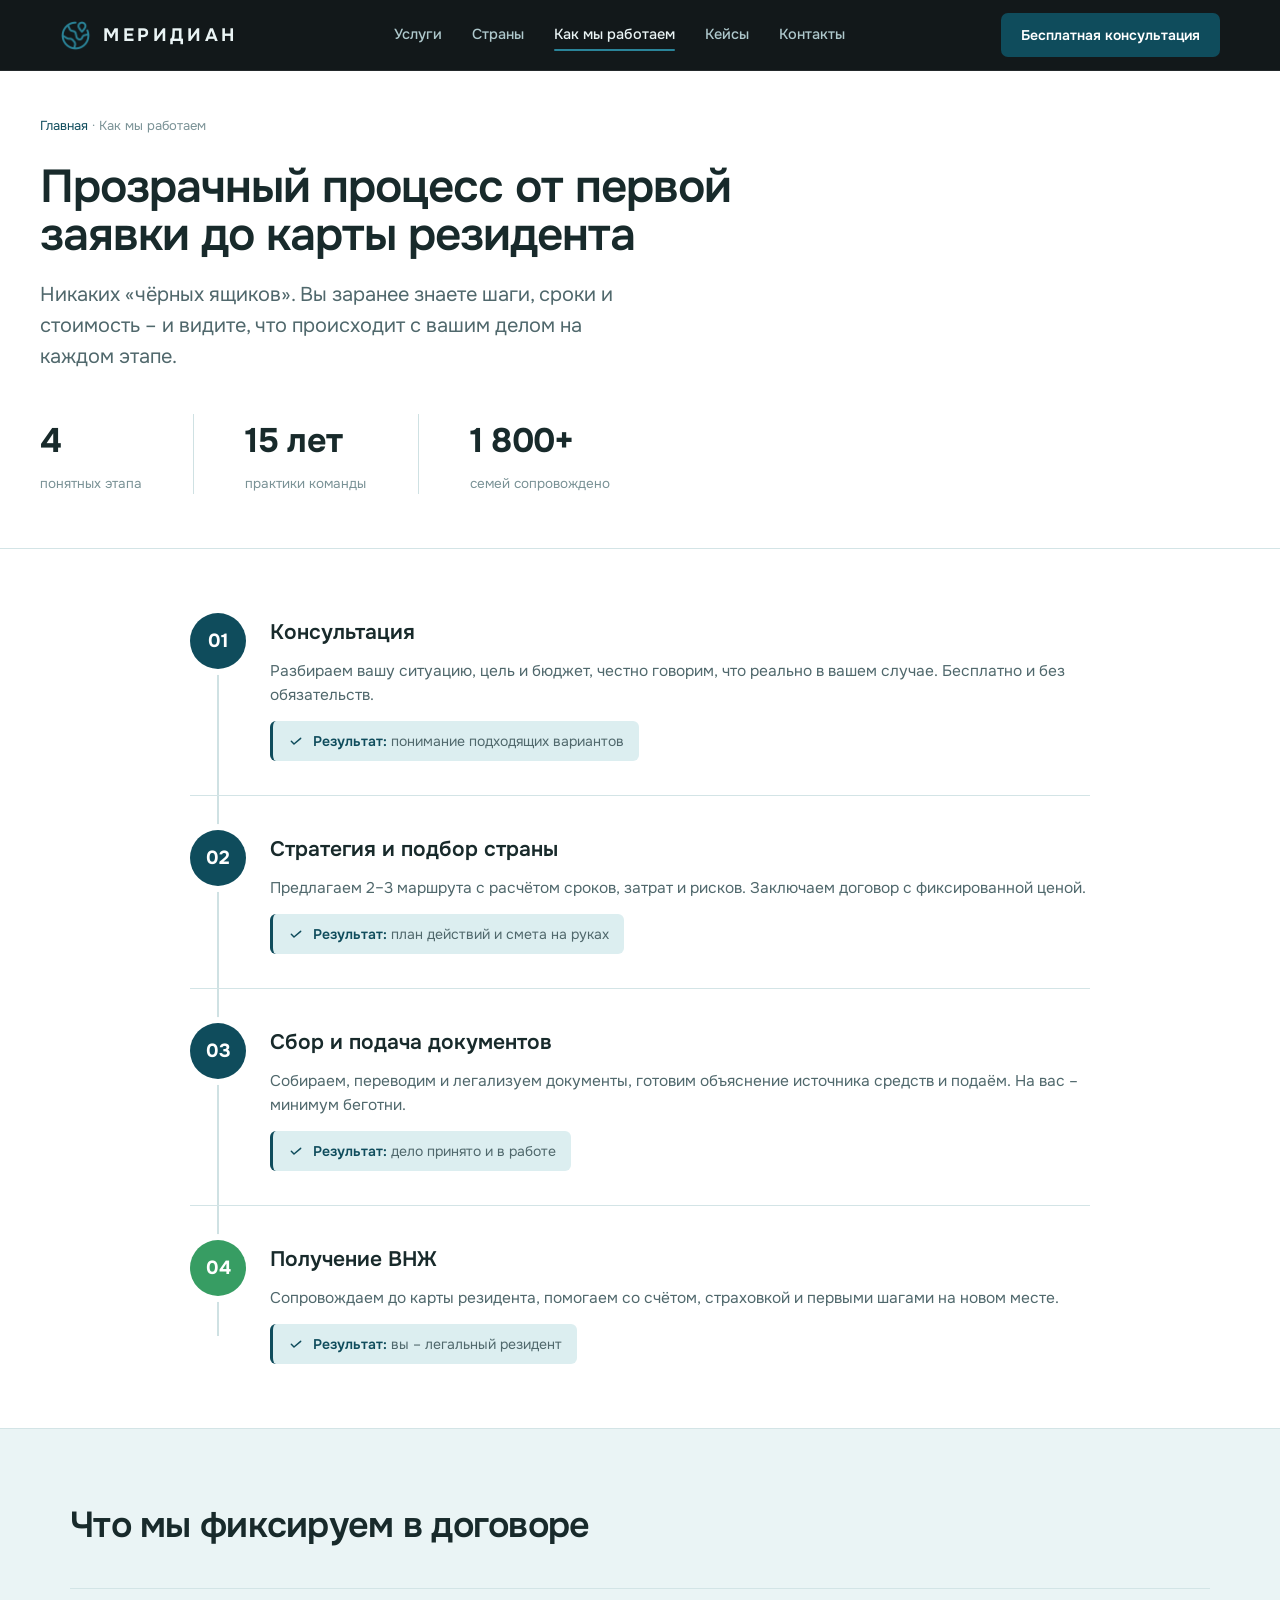
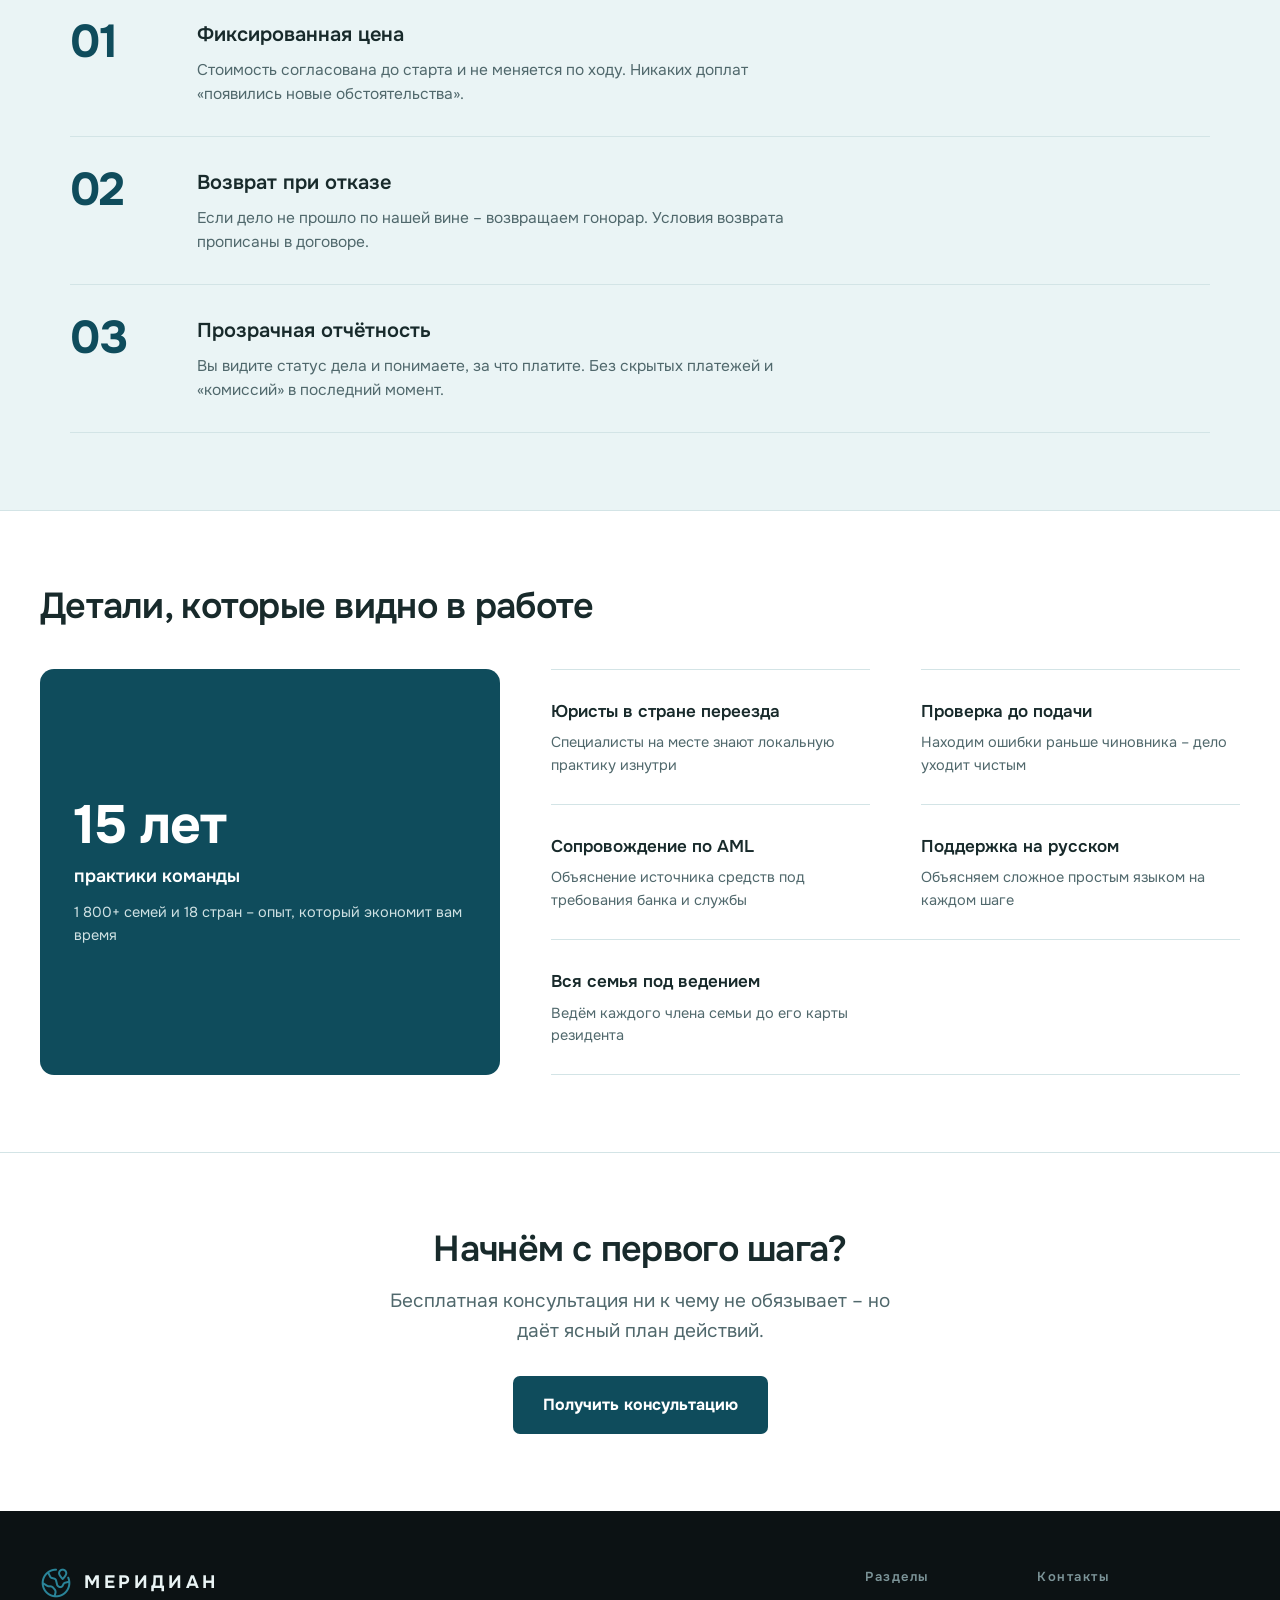
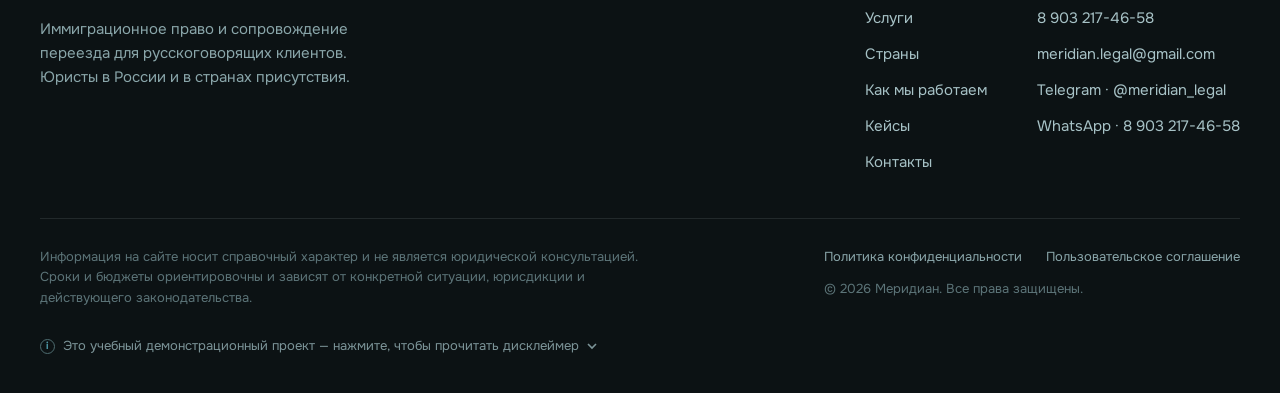
<file: Process.dc.html>
<!DOCTYPE html>
<html>
<head>
<meta charset="utf-8">
<meta name="viewport" content="width=device-width, initial-scale=1">
<title>МЕРИДИАН</title>
<link rel="icon" type="image/png" href="favicon.png">
<script src="./support.js"></script>
</head>
<body>
<x-dc>
<helmet>
<link rel="preload" as="script" crossorigin="anonymous" href="vendor/react.production.min.js">
<link rel="preload" as="script" crossorigin="anonymous" href="vendor/react-dom.production.min.js">
<link rel="preconnect" href="https://fonts.googleapis.com">
<link rel="preconnect" href="https://fonts.gstatic.com" crossorigin>
<link href="https://fonts.googleapis.com/css2?family=Onest:wght@300;400;500;600;700;800&display=swap" rel="stylesheet">
<style>
  *{box-sizing:border-box}
  h1,h2,h3{font-weight:600!important}
  html{scroll-behavior:smooth;scroll-padding-top:90px}
  body{margin:0;background:#FFFFFF;font-family:'Onest',sans-serif;color:#182A2B;line-height:1.6;-webkit-font-smoothing:antialiased}
  ::selection{background:#0F4C5C;color:#fff}
  a{color:inherit;text-decoration:none}
  ::-webkit-scrollbar{width:11px;height:11px}
  ::-webkit-scrollbar-track{background:#DCEAEC}
  ::-webkit-scrollbar-thumb{background:#4E97A6;border-radius:10px;border:2px solid #DCEAEC}
  ::-webkit-scrollbar-thumb:hover{background:#0F4C5C}
  html{scrollbar-width:thin;scrollbar-color:#4E97A6 #DCEAEC}
  @keyframes rise{from{opacity:0;transform:translateY(26px)}to{opacity:1;transform:translateY(0)}}
  .rev{animation:rise .9s cubic-bezier(.2,.7,.2,1) both;animation-timeline:view();animation-range:entry 2% cover 24%}
  @media (max-width:1024px){#advGrid{grid-template-columns:1fr!important}#advLead{padding:24px!important}}
  @media (max-width:760px){#advList{grid-template-columns:1fr!important}#advList>div{grid-column:auto!important}#advList>div p{max-width:none!important}}
  @media (max-width:620px){[data-step]{gap:16px!important}[data-badge]{width:46px!important;height:46px!important;font-size:16px!important}#tlLine{left:22px!important}#prochero{display:grid!important;grid-template-columns:repeat(3,1fr)!important;gap:16px!important}#prochero>div{border-right:none!important;padding-right:0!important}}
</style>
</helmet>

<div style="background:#FFFFFF;font-family:'Onest',sans-serif;overflow-x:hidden">
  <dc-import name="Header" active="process" hint-size="100%,70px"></dc-import>

  <section style="background:#FFFFFF;color:#182A2B;padding:clamp(80px,11vw,116px) clamp(18px,4vw,40px) clamp(34px,4.5vw,54px);border-bottom:1px solid #D3E4E6">
    <div style="max-width:1240px;margin:0 auto">
      <div style="font-family:'Onest',sans-serif;font-size:13px;color:#7A9296;margin-bottom:26px"><a href="Home.dc.html" style="color:#0F4C5C" style-hover="color:#0A3A46 !important">Главная</a> · Как мы работаем</div>
      <h1 style="font-family:'Onest',sans-serif;font-weight:700;font-size:clamp(30px,4.2vw,46px);line-height:1.05;letter-spacing:-.022em;margin:0 0 20px;color:#182A2B;max-width:780px">Прозрачный процесс от первой заявки до карты резидента</h1>
      <p style="font-size:clamp(16px,1.6vw,20px);line-height:1.55;color:#50686C;max-width:620px;margin:0 0 clamp(30px,3.5vw,42px)">Никаких «чёрных ящиков». Вы заранее знаете шаги, сроки и стоимость – и видите, что происходит с вашим делом на каждом этапе.</p>
      <div id="prochero" style="display:flex;flex-wrap:wrap;align-items:flex-start;gap:clamp(24px,4vw,52px)">
        <div style="display:flex;flex-direction:column;gap:4px;padding-right:clamp(24px,4vw,52px);border-right:1px solid #CFE1E3">
          <span style="font-family:'Onest',sans-serif;font-weight:700;font-size:clamp(26px,3vw,34px);letter-spacing:-.02em;color:#182A2B">4</span>
          <span style="font-size:13.5px;color:#7A9296">понятных этапа</span>
        </div>
        <div style="display:flex;flex-direction:column;gap:4px;padding-right:clamp(24px,4vw,52px);border-right:1px solid #CFE1E3">
          <span style="font-family:'Onest',sans-serif;font-weight:700;font-size:clamp(26px,3vw,34px);letter-spacing:-.02em;color:#182A2B">15 лет</span>
          <span style="font-size:13.5px;color:#7A9296">практики команды</span>
        </div>
        <div style="display:flex;flex-direction:column;gap:4px">
          <span style="font-family:'Onest',sans-serif;font-weight:700;font-size:clamp(26px,3vw,34px);letter-spacing:-.02em;color:#182A2B">1 800+</span>
          <span style="font-size:13.5px;color:#7A9296">семей сопровождено</span>
        </div>
      </div>
    </div>
  </section>

  <!-- TIMELINE -->
  <section style="background:#FFFFFF;padding:clamp(38px,5vw,64px) clamp(18px,4vw,40px)">
    <div style="max-width:900px;margin:0 auto">

      <div style="position:relative">
        <div id="tlLine" style="position:absolute;left:27px;top:28px;bottom:28px;width:2px;background:#CFE1E3"></div>

        <div data-step class="rev" style="display:flex;gap:24px;padding-bottom:clamp(24px,3vw,34px);margin-bottom:clamp(24px,3vw,34px);border-bottom:1px solid #D3E4E6;position:relative">
          <span data-badge style="width:56px;height:56px;border-radius:50%;background:#0F4C5C;color:#fff;display:inline-flex;align-items:center;justify-content:center;font-family:'Onest',sans-serif;font-weight:700;font-size:19px;flex:none;z-index:1;box-shadow:0 0 0 6px #FFFFFF">01</span>
          <div style="flex:1;padding-top:3px">
            <h3 style="font-family:'Onest',sans-serif;font-weight:700;font-size:21px;color:#182A2B;margin:0 0 9px">Консультация</h3>
            <p style="font-size:15.5px;color:#50686C;margin:0 0 14px;line-height:1.55">Разбираем вашу ситуацию, цель и бюджет, честно говорим, что реально в вашем случае. Бесплатно и без обязательств.</p>
            <div style="display:inline-flex;align-items:center;gap:9px;font-size:14px;color:#50686C;background:#DCEEF0;border-left:3px solid #0F4C5C;border-radius:6px;padding:9px 15px"><svg width="16" height="16" viewBox="0 0 24 24" fill="none" stroke="#0F4C5C" stroke-width="2.2" style="flex:none"><path d="M5 12.5l4 4L19 8" stroke-linecap="round" stroke-linejoin="round"></path></svg><span><span style="color:#0F4C5C;font-family:'Onest',sans-serif;font-weight:600">Результат:</span> понимание подходящих вариантов</span></div>
          </div>
        </div>

        <div data-step class="rev" style="display:flex;gap:24px;padding-bottom:clamp(24px,3vw,34px);margin-bottom:clamp(24px,3vw,34px);border-bottom:1px solid #D3E4E6;position:relative">
          <span data-badge style="width:56px;height:56px;border-radius:50%;background:#0F4C5C;color:#fff;display:inline-flex;align-items:center;justify-content:center;font-family:'Onest',sans-serif;font-weight:700;font-size:19px;flex:none;z-index:1;box-shadow:0 0 0 6px #FFFFFF">02</span>
          <div style="flex:1;padding-top:3px">
            <h3 style="font-family:'Onest',sans-serif;font-weight:700;font-size:21px;color:#182A2B;margin:0 0 9px">Стратегия и подбор страны</h3>
            <p style="font-size:15.5px;color:#50686C;margin:0 0 14px;line-height:1.55">Предлагаем 2–3 маршрута с расчётом сроков, затрат и рисков. Заключаем договор с фиксированной ценой.</p>
            <div style="display:inline-flex;align-items:center;gap:9px;font-size:14px;color:#50686C;background:#DCEEF0;border-left:3px solid #0F4C5C;border-radius:6px;padding:9px 15px"><svg width="16" height="16" viewBox="0 0 24 24" fill="none" stroke="#0F4C5C" stroke-width="2.2" style="flex:none"><path d="M5 12.5l4 4L19 8" stroke-linecap="round" stroke-linejoin="round"></path></svg><span><span style="color:#0F4C5C;font-family:'Onest',sans-serif;font-weight:600">Результат:</span> план действий и смета на руках</span></div>
          </div>
        </div>

        <div data-step class="rev" style="display:flex;gap:24px;padding-bottom:clamp(24px,3vw,34px);margin-bottom:clamp(24px,3vw,34px);border-bottom:1px solid #D3E4E6;position:relative">
          <span data-badge style="width:56px;height:56px;border-radius:50%;background:#0F4C5C;color:#fff;display:inline-flex;align-items:center;justify-content:center;font-family:'Onest',sans-serif;font-weight:700;font-size:19px;flex:none;z-index:1;box-shadow:0 0 0 6px #FFFFFF">03</span>
          <div style="flex:1;padding-top:3px">
            <h3 style="font-family:'Onest',sans-serif;font-weight:700;font-size:21px;color:#182A2B;margin:0 0 9px">Сбор и подача документов</h3>
            <p style="font-size:15.5px;color:#50686C;margin:0 0 14px;line-height:1.55">Собираем, переводим и легализуем документы, готовим объяснение источника средств и подаём. На вас – минимум беготни.</p>
            <div style="display:inline-flex;align-items:center;gap:9px;font-size:14px;color:#50686C;background:#DCEEF0;border-left:3px solid #0F4C5C;border-radius:6px;padding:9px 15px"><svg width="16" height="16" viewBox="0 0 24 24" fill="none" stroke="#0F4C5C" stroke-width="2.2" style="flex:none"><path d="M5 12.5l4 4L19 8" stroke-linecap="round" stroke-linejoin="round"></path></svg><span><span style="color:#0F4C5C;font-family:'Onest',sans-serif;font-weight:600">Результат:</span> дело принято и в работе</span></div>
          </div>
        </div>

        <div data-step class="rev" style="display:flex;gap:24px;position:relative">
          <span data-badge style="width:56px;height:56px;border-radius:50%;background:#379D63;color:#fff;display:inline-flex;align-items:center;justify-content:center;font-family:'Onest',sans-serif;font-weight:700;font-size:19px;flex:none;z-index:1;box-shadow:0 0 0 6px #FFFFFF">04</span>
          <div style="flex:1;padding-top:3px">
            <h3 style="font-family:'Onest',sans-serif;font-weight:700;font-size:21px;color:#182A2B;margin:0 0 9px">Получение ВНЖ</h3>
            <p style="font-size:15.5px;color:#50686C;margin:0 0 14px;line-height:1.55">Сопровождаем до карты резидента, помогаем со счётом, страховкой и первыми шагами на новом месте.</p>
            <div style="display:inline-flex;align-items:center;gap:9px;font-size:14px;color:#50686C;background:#DCEEF0;border-left:3px solid #0F4C5C;border-radius:6px;padding:9px 15px"><svg width="16" height="16" viewBox="0 0 24 24" fill="none" stroke="#0F4C5C" stroke-width="2.2" style="flex:none"><path d="M5 12.5l4 4L19 8" stroke-linecap="round" stroke-linejoin="round"></path></svg><span><span style="color:#0F4C5C;font-family:'Onest',sans-serif;font-weight:600">Результат:</span> вы – легальный резидент</span></div>
          </div>
        </div>

      </div>
    </div>
  </section>

  <!-- GUARANTEES -->
  <section style="background:#EAF4F5;color:#182A2B;padding:clamp(34px,6vw,88px) clamp(18px,4vw,40px);border-top:1px solid #D3E4E6">
    <div style="max-width:1140px;margin:0 auto">
      <div class="rev" style="max-width:680px;margin-bottom:clamp(28px,3.5vw,42px)">
        <h2 style="font-family:'Onest',sans-serif;font-weight:700;font-size:clamp(24px,3vw,36px);line-height:1.1;letter-spacing:-.02em;color:#182A2B;margin:0">Что мы фиксируем в договоре</h2>
      </div>
      <div id="guarGrid" style="display:flex;flex-direction:column">
        <div class="rev" style="display:flex;gap:clamp(20px,4vw,52px);align-items:flex-start;padding:clamp(22px,3vw,30px) 0;border-top:1px solid #D3E4E6">
          <span style="font-family:'Onest',sans-serif;font-weight:700;font-size:clamp(30px,4vw,46px);line-height:1;color:#0F4C5C;flex:none;min-width:clamp(48px,6vw,76px)">01</span>
          
          <div style="flex:1">
            <h3 style="font-family:'Onest',sans-serif;font-weight:600;font-size:20px;color:#182A2B;margin:0 0 7px">Фиксированная цена</h3>
            <p style="font-size:15.5px;color:#50686C;margin:0;line-height:1.55;max-width:620px">Стоимость согласована до старта и не меняется по ходу. Никаких доплат «появились новые обстоятельства».</p>
          </div>
        </div>
        <div class="rev" style="display:flex;gap:clamp(20px,4vw,52px);align-items:flex-start;padding:clamp(22px,3vw,30px) 0;border-top:1px solid #D3E4E6">
          <span style="font-family:'Onest',sans-serif;font-weight:700;font-size:clamp(30px,4vw,46px);line-height:1;color:#0F4C5C;flex:none;min-width:clamp(48px,6vw,76px)">02</span>
          
          <div style="flex:1">
            <h3 style="font-family:'Onest',sans-serif;font-weight:600;font-size:20px;color:#182A2B;margin:0 0 7px">Возврат при отказе</h3>
            <p style="font-size:15.5px;color:#50686C;margin:0;line-height:1.55;max-width:620px">Если дело не прошло по нашей вине – возвращаем гонорар. Условия возврата прописаны в договоре.</p>
          </div>
        </div>
        <div class="rev" style="display:flex;gap:clamp(20px,4vw,52px);align-items:flex-start;padding:clamp(22px,3vw,30px) 0;border-top:1px solid #D3E4E6;border-bottom:1px solid #D3E4E6">
          <span style="font-family:'Onest',sans-serif;font-weight:700;font-size:clamp(30px,4vw,46px);line-height:1;color:#0F4C5C;flex:none;min-width:clamp(48px,6vw,76px)">03</span>
          
          <div style="flex:1">
            <h3 style="font-family:'Onest',sans-serif;font-weight:600;font-size:20px;color:#182A2B;margin:0 0 7px">Прозрачная отчётность</h3>
            <p style="font-size:15.5px;color:#50686C;margin:0;line-height:1.55;max-width:620px">Вы видите статус дела и понимаете, за что платите. Без скрытых платежей и «комиссий» в последний момент.</p>
          </div>
        </div>
      </div>
    </div>
  </section>

  <!-- WHY US -->
  <section style="background:#FFFFFF;padding:clamp(34px,6vw,88px) clamp(18px,4vw,40px);border-top:1px solid #D3E4E6">
    <div style="max-width:1240px;margin:0 auto">
      <div class="rev" style="max-width:680px;margin-bottom:clamp(28px,3.5vw,42px)">
        <h2 style="font-family:'Onest',sans-serif;font-weight:700;font-size:clamp(24px,3vw,36px);line-height:1.1;letter-spacing:-.02em;color:#182A2B;margin:0">Детали, которые видно в работе</h2>
      </div>
      <div id="advGrid" style="display:grid;grid-template-columns:1fr 1.5fr;column-gap:clamp(28px,4vw,56px)">
        <div class="rev" id="advLead" style="background:#0F4C5C;border-radius:14px;padding:clamp(26px,3vw,34px);display:flex;flex-direction:column;justify-content:center;gap:10px">
          <span style="font-family:'Onest',sans-serif;font-weight:700;font-size:clamp(38px,4.2vw,54px);line-height:1;color:#fff;letter-spacing:-.02em">15 лет</span>
          <h3 style="font-family:'Onest',sans-serif;font-weight:600;font-size:18px;color:#fff;margin:0">практики команды</h3>
          <p style="font-size:14.5px;color:#CFE1E3;margin:0;line-height:1.55">1 800+ семей и 18 стран – опыт, который экономит вам время</p>
        </div>
        <div id="advList" style="display:grid;grid-template-columns:1fr 1fr;column-gap:clamp(28px,4vw,56px)">
          <div class="rev" style="padding:clamp(20px,2.5vw,28px) 0;border-top:1px solid #D3E4E6"><h3 style="font-family:'Onest',sans-serif;font-weight:600;font-size:17px;color:#182A2B;margin:0 0 6px">Юристы в стране переезда</h3><p style="font-size:14.5px;color:#50686C;margin:0;line-height:1.55">Специалисты на месте знают локальную практику изнутри</p></div>
          <div class="rev" style="padding:clamp(20px,2.5vw,28px) 0;border-top:1px solid #D3E4E6"><h3 style="font-family:'Onest',sans-serif;font-weight:600;font-size:17px;color:#182A2B;margin:0 0 6px">Проверка до подачи</h3><p style="font-size:14.5px;color:#50686C;margin:0;line-height:1.55">Находим ошибки раньше чиновника – дело уходит чистым</p></div>
          <div class="rev" style="padding:clamp(20px,2.5vw,28px) 0;border-top:1px solid #D3E4E6"><h3 style="font-family:'Onest',sans-serif;font-weight:600;font-size:17px;color:#182A2B;margin:0 0 6px">Сопровождение по AML</h3><p style="font-size:14.5px;color:#50686C;margin:0;line-height:1.55">Объяснение источника средств под требования банка и службы</p></div>
          <div class="rev" style="padding:clamp(20px,2.5vw,28px) 0;border-top:1px solid #D3E4E6"><h3 style="font-family:'Onest',sans-serif;font-weight:600;font-size:17px;color:#182A2B;margin:0 0 6px">Поддержка на русском</h3><p style="font-size:14.5px;color:#50686C;margin:0;line-height:1.55">Объясняем сложное простым языком на каждом шаге</p></div>
          <div class="rev" style="padding:clamp(20px,2.5vw,28px) 0;border-top:1px solid #D3E4E6;border-bottom:1px solid #D3E4E6;grid-column:1 / -1"><h3 style="font-family:'Onest',sans-serif;font-weight:600;font-size:17px;color:#182A2B;margin:0 0 6px">Вся семья под ведением</h3><p style="font-size:14.5px;color:#50686C;margin:0;line-height:1.55;max-width:360px">Ведём каждого члена семьи до его карты резидента</p></div>
        </div>
      </div>
    </div>
  </section>

  <section style="background:#FFFFFF;color:#182A2B;padding:clamp(34px,6vw,88px) clamp(18px,4vw,40px);border-top:1px solid #D3E4E6">
    <div style="max-width:920px;margin:0 auto;text-align:center">
      <h2 class="rev" style="font-family:'Onest',sans-serif;font-weight:700;font-size:clamp(24px,3vw,36px);line-height:1.1;letter-spacing:-.02em;color:#182A2B;margin:0 0 16px">Начнём с первого шага?</h2>
      <p class="rev" style="font-size:clamp(16px,1.6vw,19px);color:#50686C;max-width:540px;margin:0 auto 30px;line-height:1.6">Бесплатная консультация ни к чему не обязывает – но даёт ясный план действий.</p>
      <a href="Contacts.dc.html" class="rev" style="display:inline-flex;align-items:center;gap:10px;padding:16px 30px;border-radius:7px;background:#0F4C5C;color:#fff;font-family:'Onest',sans-serif;font-weight:700;font-size:16px;transition:background .2s ease" style-hover="background:#0E1416 !important;color:#fff !important">Получить консультацию

      </a>
    </div>
  </section>

  <dc-import name="Footer" hint-size="100%,420px"></dc-import>
</div>
</x-dc>
</body>
</html>
</file>
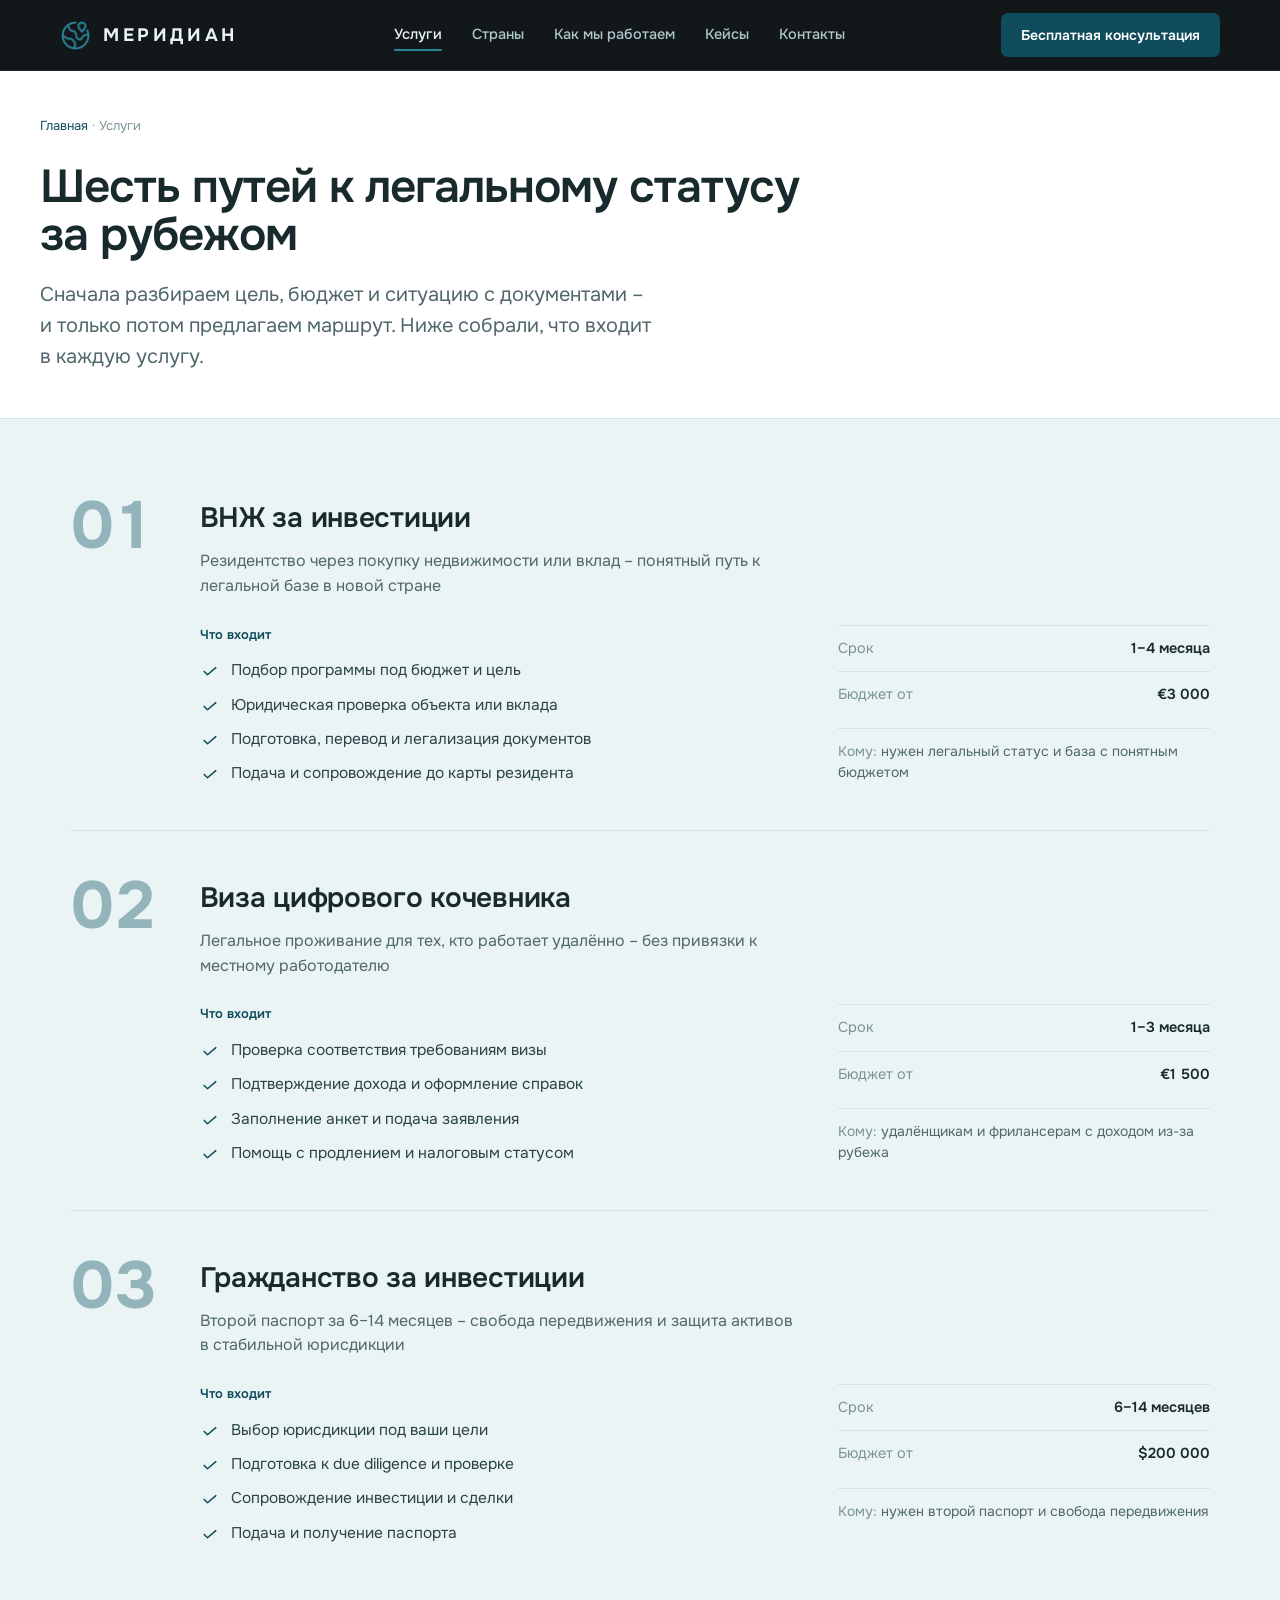
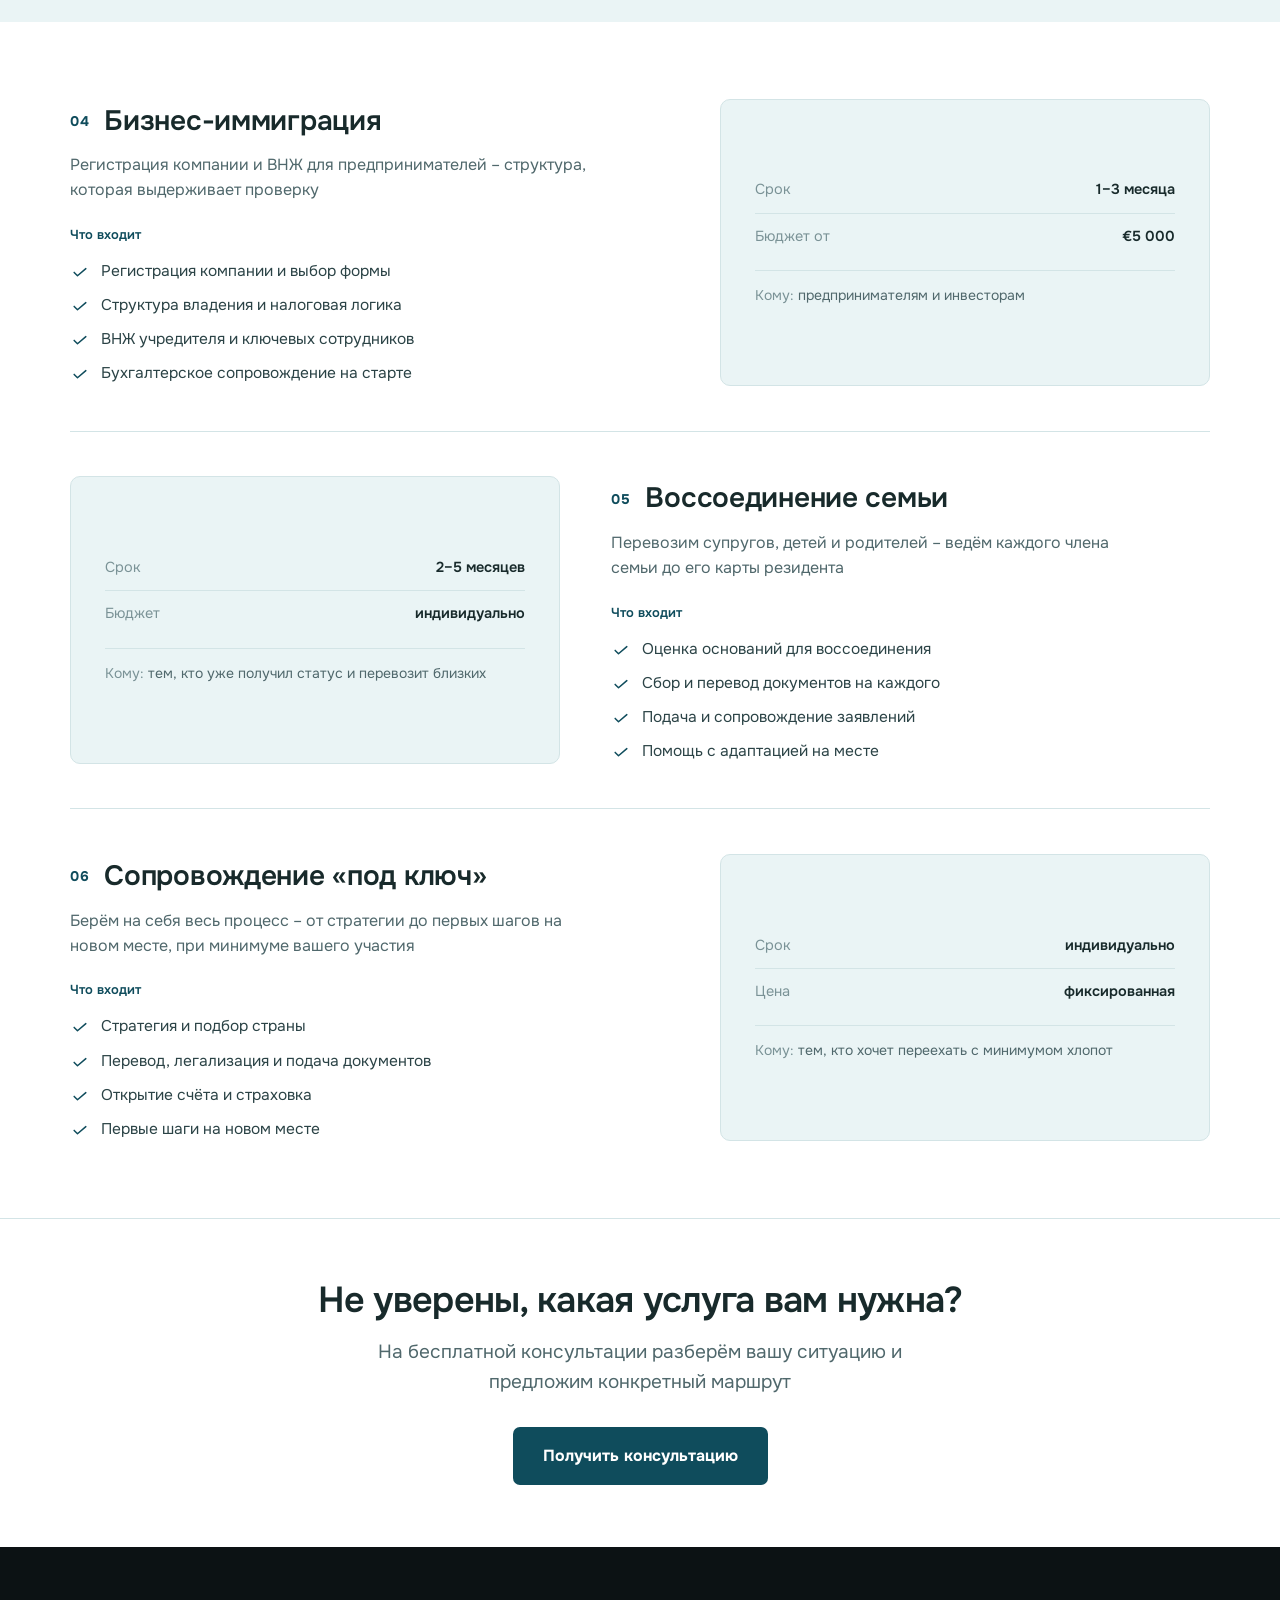
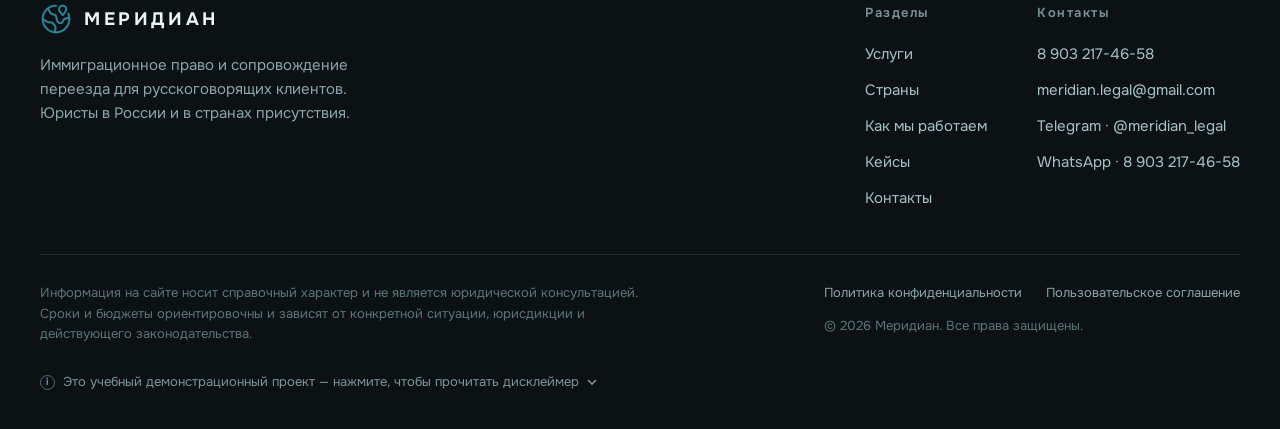
<file: Services.dc.html>
<!DOCTYPE html>
<html>
<head>
<meta charset="utf-8">
<meta name="viewport" content="width=device-width, initial-scale=1">
<title>МЕРИДИАН</title>
<link rel="icon" type="image/png" href="favicon.png">
<script src="./support.js"></script>
</head>
<body>
<x-dc>
<helmet>
<link rel="preload" as="script" crossorigin="anonymous" href="vendor/react.production.min.js">
<link rel="preload" as="script" crossorigin="anonymous" href="vendor/react-dom.production.min.js">
<link rel="preconnect" href="https://fonts.googleapis.com">
<link rel="preconnect" href="https://fonts.gstatic.com" crossorigin>
<link href="https://fonts.googleapis.com/css2?family=Onest:wght@300;400;500;600;700;800&display=swap" rel="stylesheet">
<style>
  *{box-sizing:border-box}
  h1,h2,h3{font-weight:600!important}
  html{scroll-behavior:smooth;scroll-padding-top:90px}
  body{margin:0;background:#FFFFFF;font-family:'Onest',sans-serif;color:#182A2B;line-height:1.6;-webkit-font-smoothing:antialiased}
  ::selection{background:#0F4C5C;color:#fff}
  a{color:inherit;text-decoration:none}
  ::-webkit-scrollbar{width:11px;height:11px}
  ::-webkit-scrollbar-track{background:#DCEAEC}
  ::-webkit-scrollbar-thumb{background:#4E97A6;border-radius:10px;border:2px solid #DCEAEC}
  ::-webkit-scrollbar-thumb:hover{background:#0F4C5C}
  html{scrollbar-width:thin;scrollbar-color:#4E97A6 #DCEAEC}
  @media (prefers-reduced-motion:reduce){*{animation-duration:.001ms!important;animation-iteration-count:1!important;scroll-behavior:auto!important}}
  @keyframes rise{from{opacity:0;transform:translateY(26px)}to{opacity:1;transform:translateY(0)}}
  .rev{animation:rise .9s cubic-bezier(.2,.7,.2,1) both;animation-timeline:view();animation-range:entry 2% cover 24%}
</style>
</helmet>

<div style="background:#FFFFFF;font-family:'Onest',sans-serif;overflow-x:hidden">
  <dc-import name="Header" active="services" hint-size="100%,70px"></dc-import>

  <!-- PAGE HERO -->
  <section style="background:#FFFFFF;color:#182A2B;padding:clamp(80px,11vw,116px) clamp(18px,4vw,40px) clamp(30px,4vw,46px);border-bottom:1px solid #D3E4E6">
    <div style="max-width:1240px;margin:0 auto">
      <div style="font-family:'Onest',sans-serif;font-size:13px;color:#7A9296;margin-bottom:26px"><a href="Home.dc.html" style="color:#0F4C5C" style-hover="color:#0A3A46 !important">Главная</a> · Услуги</div>
      <h1 style="font-family:'Onest',sans-serif;font-weight:700;font-size:clamp(30px,4.2vw,46px);line-height:1.05;letter-spacing:-.022em;margin:0 0 20px;color:#182A2B;max-width:760px">Шесть путей к легальному статусу за рубежом</h1>
      <p style="font-size:clamp(16px,1.6vw,20px);line-height:1.55;color:#50686C;max-width:620px;margin:0">Сначала разбираем цель, бюджет и ситуацию с документами – и только потом предлагаем маршрут. Ниже собрали, что входит в каждую услугу.</p>
    </div>
  </section>

  <!-- SERVICES — editorial numbered list, hairline-separated (no repeated cards) -->
  <style>
    .svc-row{display:grid;grid-template-columns:auto 1fr;gap:clamp(20px,3.4vw,52px);align-items:start}
    .svc-num{font-family:'Onest',sans-serif;font-weight:700;font-size:clamp(40px,5.2vw,68px);line-height:.9;color:#93B4BA;letter-spacing:-.03em;font-variant-numeric:tabular-nums}
    .svc-body{display:grid;grid-template-columns:1.45fr .9fr;gap:clamp(24px,3vw,44px)}
    .svc-incl{display:flex;flex-direction:column;gap:11px}
    .svc-li{display:flex;gap:11px;font-size:15.5px;color:#2B4346;line-height:1.5}
    .svc-meta{display:flex;flex-direction:column}
    .svc-meta-row{display:flex;justify-content:space-between;align-items:baseline;padding:11px 0;border-top:1px solid #D3E4E6;font-size:14.5px}
    @media (max-width:860px){
      .svc-body{grid-template-columns:1fr}
      .svc-row{grid-template-columns:1fr;gap:14px}
      .svc-altrow{grid-template-columns:1fr!important}
      .svc-rev .svc-panel{order:2}
      .svc-flag{grid-template-columns:1fr!important}
    }
  </style>

  <!-- SERVICES GROUP A — статусы и визы (cream) -->
  <section style="background:#EAF4F5;padding:clamp(34px,6vw,88px) clamp(18px,4vw,40px)">
    <div style="max-width:1140px;margin:0 auto">

      <!-- 1 — editorial numbered row -->
      <div class="rev svc-row" style="padding-bottom:clamp(24px,3.5vw,52px)">
        <div class="svc-num">01</div>
        <div>
          <h2 style="font-family:'Onest',sans-serif;font-weight:700;font-size:clamp(22px,2.4vw,28px);color:#182A2B;margin:0 0 8px;letter-spacing:-.01em">ВНЖ за инвестиции</h2>
          <p style="font-size:16px;color:#50686C;margin:0 0 26px;line-height:1.55;max-width:600px">Резидентство через покупку недвижимости или вклад – понятный путь к легальной базе в новой стране</p>
          <div class="svc-body">
            <div>
              <div style="font-family:'Onest',sans-serif;font-weight:600;font-size:13px;color:#0F4C5C;margin-bottom:14px">Что входит</div>
              <div class="svc-incl">
                <div class="svc-li"><svg width="20" height="20" viewBox="0 0 24 24" fill="none" stroke="#0F4C5C" stroke-width="1.8" style="flex:none;margin-top:2px"><path d="M5 12.5l4 4L19 8" stroke-linecap="round" stroke-linejoin="round"></path></svg>Подбор программы под бюджет и цель</div>
                <div class="svc-li"><svg width="20" height="20" viewBox="0 0 24 24" fill="none" stroke="#0F4C5C" stroke-width="1.8" style="flex:none;margin-top:2px"><path d="M5 12.5l4 4L19 8" stroke-linecap="round" stroke-linejoin="round"></path></svg>Юридическая проверка объекта или вклада</div>
                <div class="svc-li"><svg width="20" height="20" viewBox="0 0 24 24" fill="none" stroke="#0F4C5C" stroke-width="1.8" style="flex:none;margin-top:2px"><path d="M5 12.5l4 4L19 8" stroke-linecap="round" stroke-linejoin="round"></path></svg>Подготовка, перевод и легализация документов</div>
                <div class="svc-li"><svg width="20" height="20" viewBox="0 0 24 24" fill="none" stroke="#0F4C5C" stroke-width="1.8" style="flex:none;margin-top:2px"><path d="M5 12.5l4 4L19 8" stroke-linecap="round" stroke-linejoin="round"></path></svg>Подача и сопровождение до карты резидента</div>
              </div>
            </div>
            <div class="svc-meta">
              <div class="svc-meta-row"><span style="color:#7A9296">Срок</span><span style="font-family:'Onest',sans-serif;font-weight:600;color:#182A2B">1–4 месяца</span></div>
              <div class="svc-meta-row"><span style="color:#7A9296">Бюджет от</span><span style="font-family:'Onest',sans-serif;font-weight:600;color:#182A2B">€3 000</span></div>
              <div style="padding-top:12px;font-size:14px;color:#50686C;line-height:1.5;border-top:1px solid #D3E4E6;margin-top:11px"><span style="color:#7A9296">Кому:</span> нужен легальный статус и база с понятным бюджетом</div>
            </div>
          </div>
        </div>
      </div>

      <!-- 2 — editorial numbered row -->
      <div class="rev svc-row" style="padding:clamp(24px,3.5vw,52px) 0;border-top:1px solid #D3E4E6">
        <div class="svc-num">02</div>
        <div>
          <h2 style="font-family:'Onest',sans-serif;font-weight:700;font-size:clamp(22px,2.4vw,28px);color:#182A2B;margin:0 0 8px;letter-spacing:-.01em">Виза цифрового кочевника</h2>
          <p style="font-size:16px;color:#50686C;margin:0 0 26px;line-height:1.55;max-width:600px">Легальное проживание для тех, кто работает удалённо – без привязки к местному работодателю</p>
          <div class="svc-body">
            <div>
              <div style="font-family:'Onest',sans-serif;font-weight:600;font-size:13px;color:#0F4C5C;margin-bottom:14px">Что входит</div>
              <div class="svc-incl">
                <div class="svc-li"><svg width="20" height="20" viewBox="0 0 24 24" fill="none" stroke="#0F4C5C" stroke-width="1.8" style="flex:none;margin-top:2px"><path d="M5 12.5l4 4L19 8" stroke-linecap="round" stroke-linejoin="round"></path></svg>Проверка соответствия требованиям визы</div>
                <div class="svc-li"><svg width="20" height="20" viewBox="0 0 24 24" fill="none" stroke="#0F4C5C" stroke-width="1.8" style="flex:none;margin-top:2px"><path d="M5 12.5l4 4L19 8" stroke-linecap="round" stroke-linejoin="round"></path></svg>Подтверждение дохода и оформление справок</div>
                <div class="svc-li"><svg width="20" height="20" viewBox="0 0 24 24" fill="none" stroke="#0F4C5C" stroke-width="1.8" style="flex:none;margin-top:2px"><path d="M5 12.5l4 4L19 8" stroke-linecap="round" stroke-linejoin="round"></path></svg>Заполнение анкет и подача заявления</div>
                <div class="svc-li"><svg width="20" height="20" viewBox="0 0 24 24" fill="none" stroke="#0F4C5C" stroke-width="1.8" style="flex:none;margin-top:2px"><path d="M5 12.5l4 4L19 8" stroke-linecap="round" stroke-linejoin="round"></path></svg>Помощь с продлением и налоговым статусом</div>
              </div>
            </div>
            <div class="svc-meta">
              <div class="svc-meta-row"><span style="color:#7A9296">Срок</span><span style="font-family:'Onest',sans-serif;font-weight:600;color:#182A2B">1–3 месяца</span></div>
              <div class="svc-meta-row"><span style="color:#7A9296">Бюджет от</span><span style="font-family:'Onest',sans-serif;font-weight:600;color:#182A2B">€1 500</span></div>
              <div style="padding-top:12px;font-size:14px;color:#50686C;line-height:1.5;border-top:1px solid #D3E4E6;margin-top:11px"><span style="color:#7A9296">Кому:</span> удалёнщикам и фрилансерам с доходом из-за рубежа</div>
            </div>
          </div>
        </div>
      </div>

      <!-- 3 — editorial numbered row -->
      <div class="rev svc-row" style="padding-top:clamp(24px,3.5vw,52px);border-top:1px solid #D3E4E6">
        <div class="svc-num">03</div>
        <div>
          <h2 style="font-family:'Onest',sans-serif;font-weight:700;font-size:clamp(22px,2.4vw,28px);color:#182A2B;margin:0 0 8px;letter-spacing:-.01em">Гражданство за инвестиции</h2>
          <p style="font-size:16px;color:#50686C;margin:0 0 26px;line-height:1.55;max-width:600px">Второй паспорт за 6–14 месяцев – свобода передвижения и защита активов в стабильной юрисдикции</p>
          <div class="svc-body">
            <div>
              <div style="font-family:'Onest',sans-serif;font-weight:600;font-size:13px;color:#0F4C5C;margin-bottom:14px">Что входит</div>
              <div class="svc-incl">
                <div class="svc-li"><svg width="20" height="20" viewBox="0 0 24 24" fill="none" stroke="#0F4C5C" stroke-width="1.8" style="flex:none;margin-top:2px"><path d="M5 12.5l4 4L19 8" stroke-linecap="round" stroke-linejoin="round"></path></svg>Выбор юрисдикции под ваши цели</div>
                <div class="svc-li"><svg width="20" height="20" viewBox="0 0 24 24" fill="none" stroke="#0F4C5C" stroke-width="1.8" style="flex:none;margin-top:2px"><path d="M5 12.5l4 4L19 8" stroke-linecap="round" stroke-linejoin="round"></path></svg>Подготовка к due diligence и проверке</div>
                <div class="svc-li"><svg width="20" height="20" viewBox="0 0 24 24" fill="none" stroke="#0F4C5C" stroke-width="1.8" style="flex:none;margin-top:2px"><path d="M5 12.5l4 4L19 8" stroke-linecap="round" stroke-linejoin="round"></path></svg>Сопровождение инвестиции и сделки</div>
                <div class="svc-li"><svg width="20" height="20" viewBox="0 0 24 24" fill="none" stroke="#0F4C5C" stroke-width="1.8" style="flex:none;margin-top:2px"><path d="M5 12.5l4 4L19 8" stroke-linecap="round" stroke-linejoin="round"></path></svg>Подача и получение паспорта</div>
              </div>
            </div>
            <div class="svc-meta">
              <div class="svc-meta-row"><span style="color:#7A9296">Срок</span><span style="font-family:'Onest',sans-serif;font-weight:600;color:#182A2B">6–14 месяцев</span></div>
              <div class="svc-meta-row"><span style="color:#7A9296">Бюджет от</span><span style="font-family:'Onest',sans-serif;font-weight:600;color:#182A2B">$200 000</span></div>
              <div style="padding-top:12px;font-size:14px;color:#50686C;line-height:1.5;border-top:1px solid #D3E4E6;margin-top:11px"><span style="color:#7A9296">Кому:</span> нужен второй паспорт и свобода передвижения</div>
            </div>
          </div>
        </div>
      </div>

    </div>
  </section>

  <!-- SERVICES GROUP B — бизнес и семья (white, alternating tone) -->
  <section style="background:#FFFFFF;padding:clamp(34px,6vw,88px) clamp(18px,4vw,40px)">
    <div style="max-width:1140px;margin:0 auto">

      <!-- 4 — alternating media row: text left, tinted panel right -->
      <div class="rev svc-altrow" style="display:grid;grid-template-columns:1.1fr .9fr;gap:clamp(28px,4vw,56px);align-items:stretch;padding-bottom:clamp(24px,3.5vw,52px)">
        <div>
          <div style="display:flex;align-items:center;gap:14px;margin-bottom:10px">
            <span style="font-family:'Onest',sans-serif;font-weight:700;font-size:14px;color:#0F4C5C;letter-spacing:.08em">04</span>
            <h2 style="font-family:'Onest',sans-serif;font-weight:700;font-size:clamp(22px,2.4vw,28px);color:#182A2B;margin:0;letter-spacing:-.01em">Бизнес-иммиграция</h2>
          </div>
          <p style="font-size:16px;color:#50686C;margin:0 0 22px;line-height:1.55;max-width:520px">Регистрация компании и ВНЖ для предпринимателей – структура, которая выдерживает проверку</p>
          <div style="font-family:'Onest',sans-serif;font-weight:600;font-size:13px;color:#0F4C5C;margin-bottom:14px">Что входит</div>
          <div class="svc-incl">
            <div class="svc-li"><svg width="20" height="20" viewBox="0 0 24 24" fill="none" stroke="#0F4C5C" stroke-width="1.8" style="flex:none;margin-top:2px"><path d="M5 12.5l4 4L19 8" stroke-linecap="round" stroke-linejoin="round"></path></svg>Регистрация компании и выбор формы</div>
            <div class="svc-li"><svg width="20" height="20" viewBox="0 0 24 24" fill="none" stroke="#0F4C5C" stroke-width="1.8" style="flex:none;margin-top:2px"><path d="M5 12.5l4 4L19 8" stroke-linecap="round" stroke-linejoin="round"></path></svg>Структура владения и налоговая логика</div>
            <div class="svc-li"><svg width="20" height="20" viewBox="0 0 24 24" fill="none" stroke="#0F4C5C" stroke-width="1.8" style="flex:none;margin-top:2px"><path d="M5 12.5l4 4L19 8" stroke-linecap="round" stroke-linejoin="round"></path></svg>ВНЖ учредителя и ключевых сотрудников</div>
            <div class="svc-li"><svg width="20" height="20" viewBox="0 0 24 24" fill="none" stroke="#0F4C5C" stroke-width="1.8" style="flex:none;margin-top:2px"><path d="M5 12.5l4 4L19 8" stroke-linecap="round" stroke-linejoin="round"></path></svg>Бухгалтерское сопровождение на старте</div>
          </div>
        </div>
        <div style="background:#EAF4F5;border:1px solid #D3E4E6;border-radius:10px;padding:clamp(24px,3vw,34px);display:flex;flex-direction:column;justify-content:center">
          <div class="svc-meta-row" style="border-top:none;padding-top:0"><span style="color:#7A9296">Срок</span><span style="font-family:'Onest',sans-serif;font-weight:600;color:#182A2B">1–3 месяца</span></div>
          <div class="svc-meta-row"><span style="color:#7A9296">Бюджет от</span><span style="font-family:'Onest',sans-serif;font-weight:600;color:#182A2B">€5 000</span></div>
          <div style="padding-top:14px;font-size:14px;color:#50686C;line-height:1.5;border-top:1px solid #D3E4E6;margin-top:11px"><span style="color:#7A9296">Кому:</span> предпринимателям и инвесторам</div>
        </div>
      </div>

      <!-- 5 — alternating media row REVERSED: tinted panel left, text right -->
      <div class="rev svc-rev svc-altrow" style="display:grid;grid-template-columns:.9fr 1.1fr;gap:clamp(28px,4vw,56px);align-items:stretch;padding:clamp(24px,3.5vw,52px) 0;border-top:1px solid #D3E4E6">
        <div class="svc-panel" style="background:#EAF4F5;border:1px solid #D3E4E6;border-radius:10px;padding:clamp(24px,3vw,34px);display:flex;flex-direction:column;justify-content:center">
          <div class="svc-meta-row" style="border-top:none;padding-top:0"><span style="color:#7A9296">Срок</span><span style="font-family:'Onest',sans-serif;font-weight:600;color:#182A2B">2–5 месяцев</span></div>
          <div class="svc-meta-row"><span style="color:#7A9296">Бюджет</span><span style="font-family:'Onest',sans-serif;font-weight:600;color:#182A2B">индивидуально</span></div>
          <div style="padding-top:14px;font-size:14px;color:#50686C;line-height:1.5;border-top:1px solid #D3E4E6;margin-top:11px"><span style="color:#7A9296">Кому:</span> тем, кто уже получил статус и перевозит близких</div>
        </div>
        <div>
          <div style="display:flex;align-items:center;gap:14px;margin-bottom:10px">
            <span style="font-family:'Onest',sans-serif;font-weight:700;font-size:14px;color:#0F4C5C;letter-spacing:.08em">05</span>
            <h2 style="font-family:'Onest',sans-serif;font-weight:700;font-size:clamp(22px,2.4vw,28px);color:#182A2B;margin:0;letter-spacing:-.01em">Воссоединение семьи</h2>
          </div>
          <p style="font-size:16px;color:#50686C;margin:0 0 22px;line-height:1.55;max-width:520px">Перевозим супругов, детей и родителей – ведём каждого члена семьи до его карты резидента</p>
          <div style="font-family:'Onest',sans-serif;font-weight:600;font-size:13px;color:#0F4C5C;margin-bottom:14px">Что входит</div>
          <div class="svc-incl">
            <div class="svc-li"><svg width="20" height="20" viewBox="0 0 24 24" fill="none" stroke="#0F4C5C" stroke-width="1.8" style="flex:none;margin-top:2px"><path d="M5 12.5l4 4L19 8" stroke-linecap="round" stroke-linejoin="round"></path></svg>Оценка оснований для воссоединения</div>
            <div class="svc-li"><svg width="20" height="20" viewBox="0 0 24 24" fill="none" stroke="#0F4C5C" stroke-width="1.8" style="flex:none;margin-top:2px"><path d="M5 12.5l4 4L19 8" stroke-linecap="round" stroke-linejoin="round"></path></svg>Сбор и перевод документов на каждого</div>
            <div class="svc-li"><svg width="20" height="20" viewBox="0 0 24 24" fill="none" stroke="#0F4C5C" stroke-width="1.8" style="flex:none;margin-top:2px"><path d="M5 12.5l4 4L19 8" stroke-linecap="round" stroke-linejoin="round"></path></svg>Подача и сопровождение заявлений</div>
            <div class="svc-li"><svg width="20" height="20" viewBox="0 0 24 24" fill="none" stroke="#0F4C5C" stroke-width="1.8" style="flex:none;margin-top:2px"><path d="M5 12.5l4 4L19 8" stroke-linecap="round" stroke-linejoin="round"></path></svg>Помощь с адаптацией на месте</div>
          </div>
        </div>
      </div>

      <!-- 6 — alternating media row: text left, tinted panel right -->
      <div class="rev svc-altrow" style="display:grid;grid-template-columns:1.1fr .9fr;gap:clamp(28px,4vw,56px);align-items:stretch;padding-top:clamp(24px,3.5vw,52px);border-top:1px solid #D3E4E6">
        <div>
          <div style="display:flex;align-items:center;gap:14px;margin-bottom:10px">
            <span style="font-family:'Onest',sans-serif;font-weight:700;font-size:14px;color:#0F4C5C;letter-spacing:.08em">06</span>
            <h2 style="font-family:'Onest',sans-serif;font-weight:700;font-size:clamp(22px,2.4vw,28px);color:#182A2B;margin:0;letter-spacing:-.01em">Сопровождение «под ключ»</h2>
          </div>
          <p style="font-size:16px;color:#50686C;margin:0 0 22px;line-height:1.55;max-width:520px">Берём на себя весь процесс – от стратегии до первых шагов на новом месте, при минимуме вашего участия</p>
          <div style="font-family:'Onest',sans-serif;font-weight:600;font-size:13px;color:#0F4C5C;margin-bottom:14px">Что входит</div>
          <div class="svc-incl">
            <div class="svc-li"><svg width="20" height="20" viewBox="0 0 24 24" fill="none" stroke="#0F4C5C" stroke-width="1.8" style="flex:none;margin-top:2px"><path d="M5 12.5l4 4L19 8" stroke-linecap="round" stroke-linejoin="round"></path></svg>Стратегия и подбор страны</div>
            <div class="svc-li"><svg width="20" height="20" viewBox="0 0 24 24" fill="none" stroke="#0F4C5C" stroke-width="1.8" style="flex:none;margin-top:2px"><path d="M5 12.5l4 4L19 8" stroke-linecap="round" stroke-linejoin="round"></path></svg>Перевод, легализация и подача документов</div>
            <div class="svc-li"><svg width="20" height="20" viewBox="0 0 24 24" fill="none" stroke="#0F4C5C" stroke-width="1.8" style="flex:none;margin-top:2px"><path d="M5 12.5l4 4L19 8" stroke-linecap="round" stroke-linejoin="round"></path></svg>Открытие счёта и страховка</div>
            <div class="svc-li"><svg width="20" height="20" viewBox="0 0 24 24" fill="none" stroke="#0F4C5C" stroke-width="1.8" style="flex:none;margin-top:2px"><path d="M5 12.5l4 4L19 8" stroke-linecap="round" stroke-linejoin="round"></path></svg>Первые шаги на новом месте</div>
          </div>
        </div>
        <div style="background:#EAF4F5;border:1px solid #D3E4E6;border-radius:10px;padding:clamp(24px,3vw,34px);display:flex;flex-direction:column;justify-content:center">
          <div class="svc-meta-row" style="border-top:none;padding-top:0"><span style="color:#7A9296">Срок</span><span style="font-family:'Onest',sans-serif;font-weight:600;color:#182A2B">индивидуально</span></div>
          <div class="svc-meta-row"><span style="color:#7A9296">Цена</span><span style="font-family:'Onest',sans-serif;font-weight:600;color:#182A2B">фиксированная</span></div>
          <div style="padding-top:14px;font-size:14px;color:#50686C;line-height:1.5;border-top:1px solid #D3E4E6;margin-top:11px"><span style="color:#7A9296">Кому:</span> тем, кто хочет переехать с минимумом хлопот</div>
        </div>
      </div>

    </div>
  </section>

  <!-- CTA BAND -->
  <section style="background:#FFFFFF;color:#182A2B;padding:clamp(38px,5vw,62px) clamp(18px,4vw,40px);border-top:1px solid #D3E4E6">
    <div style="max-width:920px;margin:0 auto;text-align:center">
      <h2 class="rev" style="font-family:'Onest',sans-serif;font-weight:700;font-size:clamp(24px,3vw,36px);line-height:1.1;letter-spacing:-.02em;color:#182A2B;margin:0 0 16px">Не уверены, какая услуга вам нужна?</h2>
      <p class="rev" style="font-size:clamp(16px,1.6vw,19px);color:#50686C;max-width:540px;margin:0 auto 30px;line-height:1.6">На бесплатной консультации разберём вашу ситуацию и предложим конкретный маршрут</p>
      <a href="Contacts.dc.html" class="rev" style="display:inline-flex;align-items:center;gap:10px;padding:16px 30px;border-radius:7px;background:#0F4C5C;color:#fff;font-family:'Onest',sans-serif;font-weight:700;font-size:16px;transition:background .2s ease" style-hover="background:#0E1416 !important;color:#fff !important">Получить консультацию</a>
    </div>
  </section>

  <dc-import name="Footer" hint-size="100%,420px"></dc-import>
</div>
</x-dc>
</body>
</html>
</file>
